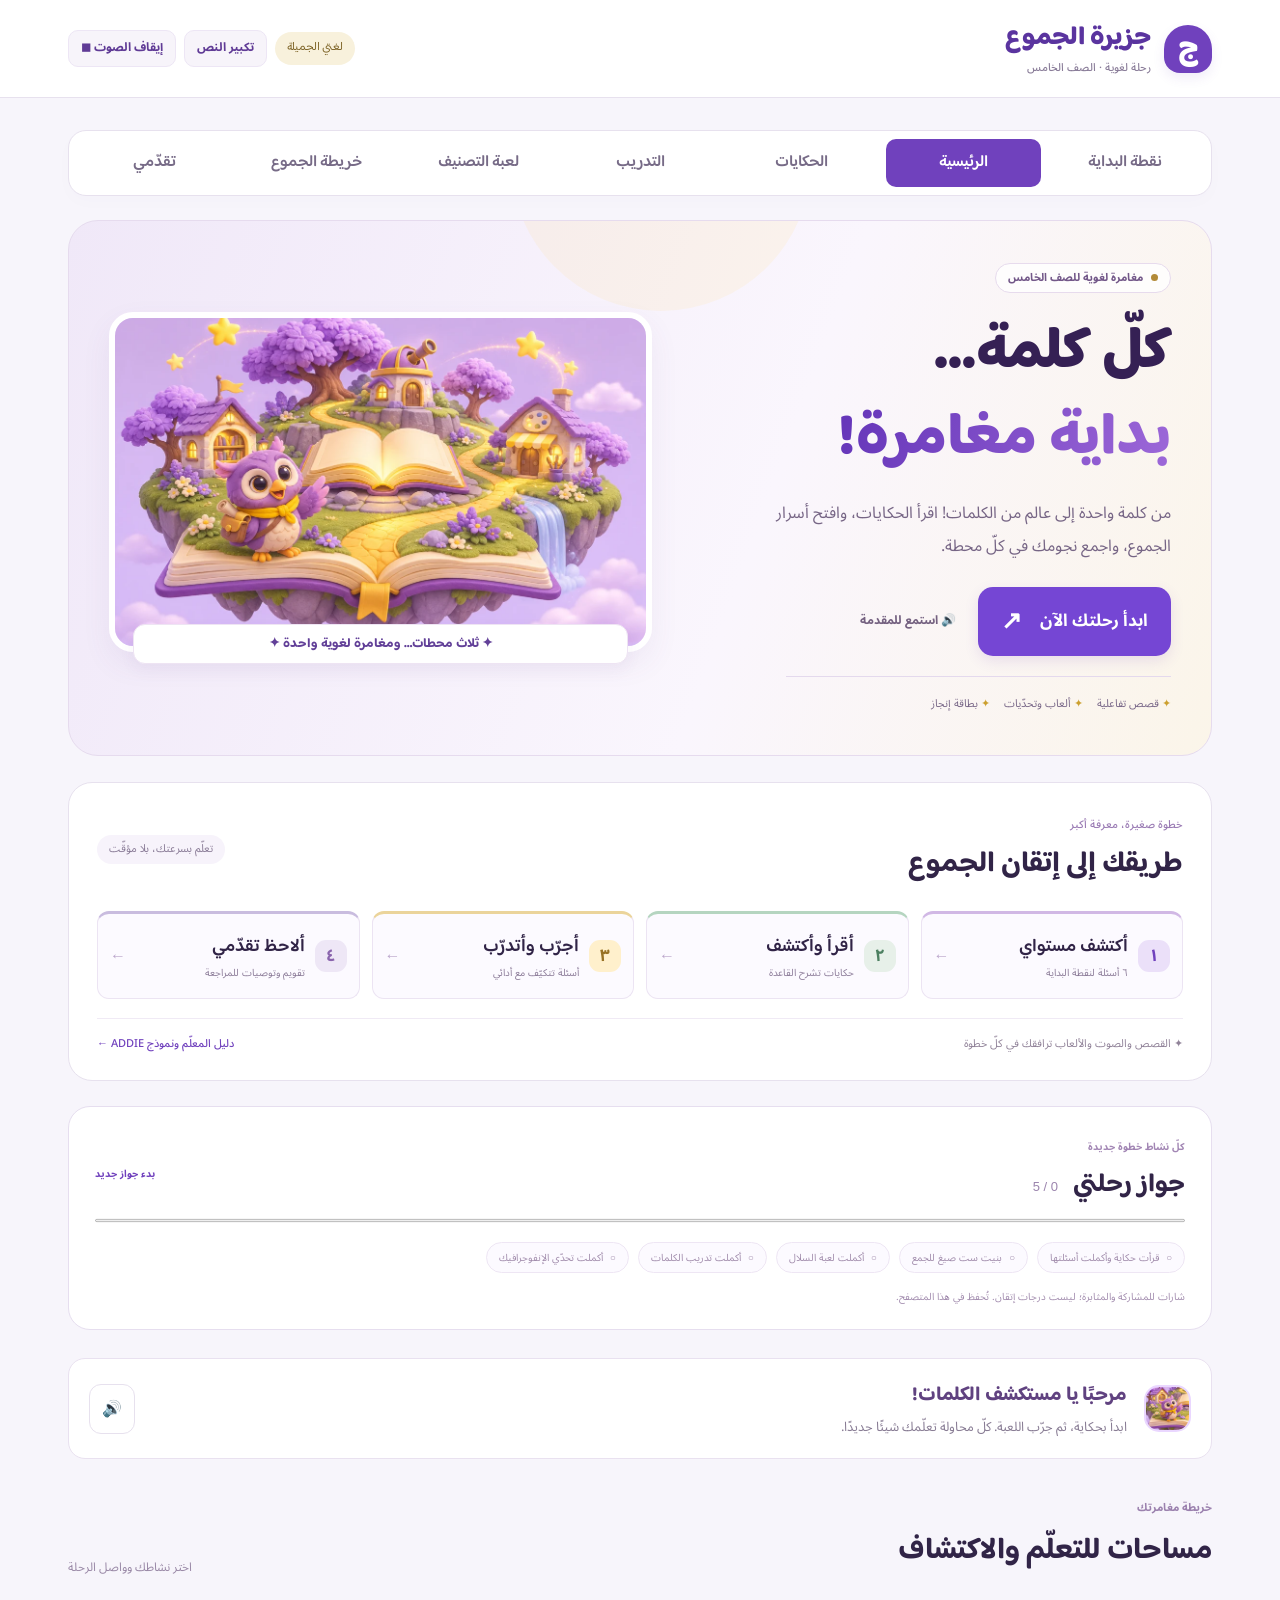
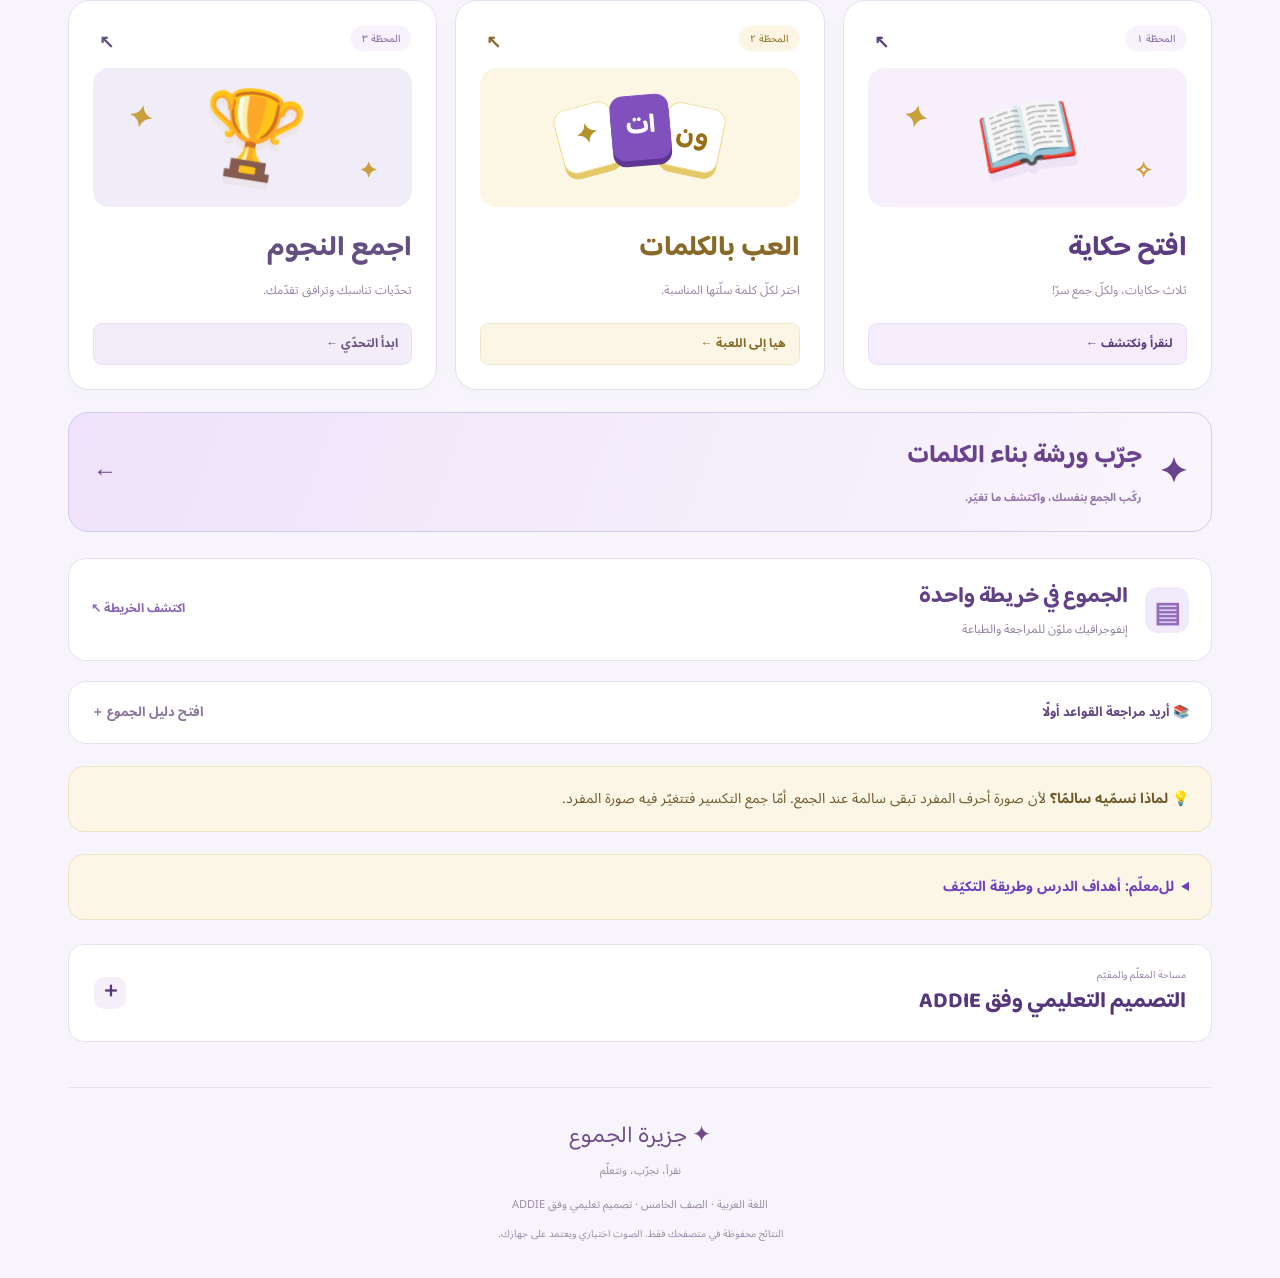
<file: plural-quest/index.html>
<!doctype html><html lang="ar" dir="rtl"><meta charset="utf-8"><meta name="viewport" content="width=device-width,initial-scale=1"><title>جزيرة الجموع — الصف الخامس</title><style>
:root{--ink:#173c39;--green:#176c58;--cream:#faf8ef;--muted:#526b65}*{box-sizing:border-box}body{margin:0;background:var(--cream);color:var(--ink);font-family:Tahoma,Arial,sans-serif;line-height:1.9}button,a{font:inherit}button{cursor:pointer;border:0;border-radius:14px;padding:10px 20px;background:var(--green);color:white;font-weight:bold}button:hover{filter:brightness(.93)}button:focus-visible,a:focus-visible{outline:3px solid #dc8537;outline-offset:4px}button:disabled{cursor:default;opacity:.7}.light{background:#e9eee5;color:var(--ink)}header{border-bottom:1px solid #dce2d5;background:#fffdf6}header>div{max-width:1150px;margin:auto;display:flex;align-items:center;justify-content:space-between;padding:18px 24px}.brand{font-weight:900;font-size:23px}.tag{font-size:12px;letter-spacing:1px;color:var(--muted)}main{max-width:1150px;margin:auto;padding:30px 24px}nav{display:flex;gap:9px;flex-wrap:wrap;margin:12px 0 30px}nav button{background:transparent;color:var(--muted);padding:8px 19px}nav button.active{background:#173c39;color:white}.hero{display:grid;grid-template-columns:1.1fr 1fr;gap:40px;align-items:center;padding:25px 0 40px}.eyebrow{color:#946027;font-size:14px;font-weight:bold}h1{font-size:clamp(38px,5vw,64px);line-height:1.35;margin:12px 0 18px;letter-spacing:-1px}h1 span{color:var(--green)}.lead{max-width:490px;color:var(--muted);font-size:18px}.hero-art{position:relative;min-height:340px;border-radius:46% 45% 38% 40%;background:#e4ebd9;display:grid;place-content:center;text-align:center;overflow:hidden}.sun{position:absolute;top:25px;left:40px;width:62px;height:62px;border-radius:50%;background:#ebbf64}.book{font-size:100px;line-height:1.2}.float{position:absolute;border:2px solid #fff;background:#fffdf4;padding:5px 18px;border-radius:16px;box-shadow:0 8px 0 #183c3910;font-size:22px;font-weight:bold}.f1{top:65px;right:25px;transform:rotate(7deg)}.f2{bottom:50px;left:20px;transform:rotate(-7deg)}.f3{bottom:15px;right:50px}.section-title{display:flex;justify-content:space-between;align-items:center;margin:25px 0 15px}.section-title h2{margin:0;font-size:25px}.cards{display:grid;grid-template-columns:repeat(3,1fr);gap:18px}.card{background:white;border:1px solid #dfe5d9;border-radius:22px;padding:25px;position:relative;overflow:hidden}.card .num{color:#71867b;font-size:13px}.card h3{margin:12px 0 7px;font-size:22px}.card p{color:var(--muted)}.symbol{font-size:31px;display:inline-flex;width:60px;height:60px;align-items:center;justify-content:center;border-radius:19px;background:#eaf1e7}.card:nth-child(2) .symbol{background:#fae9df}.card:nth-child(3) .symbol{background:#ece9f8}.example{font-size:23px;font-weight:bold;padding:14px;background:#f7f8f1;border-radius:12px;margin:14px 0}.example b{color:#176c58}.textbtn{padding:0;background:transparent;color:var(--green);font-size:15px}.note{background:#f0ebd9;border-radius:15px;padding:16px 22px;margin-top:22px}.hidden{display:none!important}.panel{background:white;border:1px solid #dee5d9;border-radius:25px;padding:30px;margin:15px auto;max-width:820px}.question{font-size:30px;margin:25px 0}.options{display:grid;gap:12px;grid-template-columns:repeat(3,1fr)}.options button{background:#f6f7f0;border:2px solid #dce4d6;color:var(--ink);padding:18px 8px}.options .yes{border-color:#19805d;background:#e6f5e9}.options .no{border-color:#b35a37;background:#fff0e7}.feedback{min-height:65px;padding:15px 0;font-size:18px}.progress{height:8px;border-radius:20px;background:#e9eee4;overflow:hidden}.progress i{display:block;background:#d7a54b;height:100%;width:0;transition:width .3s}.stats{display:flex;justify-content:space-between;gap:12px;color:var(--muted);font-size:14px}.info-head{text-align:center;padding:30px;background:#173c39;color:white;border-radius:23px;margin-bottom:20px}.info-head h2{font-size:36px;margin:5px}.rule{border-right:4px solid #c09e52;padding-right:14px;margin-top:17px}.footer{text-align:center;font-size:13px;color:var(--muted);padding:40px 10px}.tools{display:flex;gap:10px;align-items:center;flex-wrap:wrap}.large{font-size:120%}details summary{cursor:pointer;color:var(--green);font-weight:bold}.badge{display:inline-block;background:#fff0c9;padding:3px 14px;border-radius:30px;font-size:14px} @media(max-width:720px){.hero{grid-template-columns:1fr;gap:20px}.hero-art{min-height:260px}.cards,.options{grid-template-columns:1fr}header>div{gap:10px;flex-wrap:wrap}.panel{padding:20px}.hero{padding-top:0}.cards .card{padding:22px}h1{font-size:42px}}@media print{header,nav,.no-print,.footer{display:none!important}body{background:white}main{padding:0}#learn,#play{display:none!important}#info{display:block!important}.cards{grid-template-columns:repeat(3,1fr)}.card{padding:15px;break-inside:avoid}.info-head{print-color-adjust:exact}.card p{font-size:15px}}
</style><header><div><div class="brand">✦ جزيرة الجموع <span class="tag">/ لغتي الجميلة</span></div><div class="tools"><span class="badge">الصف الخامس</span><button class="light" id="font" aria-pressed="false">تكبير النص</button><button class="light" id="stop">إيقاف الصوت ◼</button></div></div></header><main><nav aria-label="أقسام الدرس"><button class="active" data-view="learn">١ · اكتشف</button><button data-view="stories">٢ · حكايات الجموع</button><button data-view="play">٣ · العب وتعلّم</button><button data-view="game">٤ · صنّف الكلمات</button><button data-view="info">٥ · الإنفوجرافيك</button></nav>
<section id="learn"><div class="hero"><div><div class="eyebrow"><span class="live-dot"></span> مغامرة لغوية للصف الخامس</div><h1>كلّ كلمة…<br><span>بداية مغامرة!</span></h1><p class="lead">من كلمة واحدة إلى عالم من الكلمات! اقرأ الحكايات، وافتح أسرار الجموع، واجمع نجومك في كلّ محطة.</p><div class="tools"><button id="start">ابدأ رحلتك الآن <span aria-hidden="true">↗</span></button><button class="light" id="readIntro">🔊 استمع للمقدمة</button></div><div class="hero-perks"><span>✦ قصص تفاعلية</span><span>✦ ألعاب وتحدّيات</span><span>✦ بطاقة إنجاز</span></div></div><div class="hero-art"><img src="assets/adventure.webp" width="1100" height="733" alt="جزيرة الجموع الخيالية: بومة مرشدة وكتاب كبير وبيوت تعليمية يربطها مسار ذهبي" fetchpriority="high"><div class="scene-caption">✦ ثلاث محطات… ومغامرة لغوية واحدة ✦</div></div></div><div class="guide-strip"><div class="guide-avatar" aria-hidden="true"></div><div><strong>مرحبًا يا مستكشف الكلمات!</strong><p>ابدأ بحكاية، ثم جرّب اللعبة. كلّ محاولة تعلّمك شيئًا جديدًا.</p></div><button class="light" id="guideListen" aria-label="استمع إلى رسالة الترحيب">🔊</button></div><div class="section-title journey-title"><div><span class="eyebrow">خريطة مغامرتك</span><h2>أيّ باب ستفتح اليوم؟</h2></div><span class="journey-hint">اختر محطّة وانطلق ↙</span></div><div class="quest-grid"><button class="quest-card quest-story" data-go="stories"><div class="quest-top"><span class="quest-step">المحطّة ١</span><span class="quest-arrow">↖</span></div><div class="quest-illustration" aria-hidden="true"><span class="mini-book">📖</span><i class="spark s1">✦</i><i class="spark s2">✧</i></div><h3>افتح حكاية</h3><p>ثلاث حكايات، ولكلّ جمع سرّ!</p><span class="quest-link">لنقرأ ونكتشف ←</span></button><button class="quest-card quest-game" data-go="game"><div class="quest-top"><span class="quest-step">المحطّة ٢</span><span class="quest-arrow">↖</span></div><div class="quest-illustration" aria-hidden="true"><div class="tile t1">ون</div><div class="tile t2">ات</div><div class="tile t3">✦</div></div><h3>العب بالكلمات</h3><p>اختر لكلّ كلمة سلّتها المناسبة.</p><span class="quest-link">هيا إلى اللعبة ←</span></button><button class="quest-card quest-challenge" data-go="play"><div class="quest-top"><span class="quest-step">المحطّة ٣</span><span class="quest-arrow">↖</span></div><div class="quest-illustration" aria-hidden="true"><span class="mini-trophy">🏆</span><i class="spark s1">✦</i><i class="spark s2">✦</i></div><h3>اجمع النجوم</h3><p>تحدّيات تناسبك وترافق تقدّمك.</p><span class="quest-link">ابدأ التحدّي ←</span></button></div><button class="map-banner" data-go="info"><span class="map-icon" aria-hidden="true">▤</span><span><strong>الجموع في خريطة واحدة</strong><small>إنفوجرافيك ملوّن للمراجعة والطباعة</small></span><span class="map-end">اكتشف الخريطة ↖</span></button><details class="rules-drawer"><summary><span>📚 أريد مراجعة القواعد أولًا</span><span>افتح دليل الجموع ＋</span></summary><div id="lessonCards" class="cards"></div></details><div class="note">💡 <strong>لماذا نسمّيه سالمًا؟</strong> لأن صورة أحرف المفرد تبقى سالمة عند الجمع. أمّا جمع التكسير فتتغيّر فيه صورة المفرد.</div><details class="note"><summary>لل‌معلّم: أهداف الدرس وطريقة التكيّف</summary><p>يميّز الطالب أنواع الجموع، ويحوّل المفرد إلى جمع مناسب، ويختار الصيغة الملائمة في جملة. تبدأ الجولة بالتصنيف؛ بعد إجابتين صحيحتين متتاليتين تظهر أسئلة تطبيقية. عند الخطأ يظهر تفسير، ثم تدريب داعم من النوع نفسه. يتبع ذلك تحدٍّ من ثلاثة أسئلة. يُحفظ آخر إنجاز على هذا المتصفح فقط.</p></details></section>
<section id="stories" class="hidden"><div class="story-heading"><span class="eyebrow">نقرأ، نتخيّل، ثم نكتشف</span><h2>لكلّ جمع حكاية</h2><p>اختر حكايتك، واضغط الكلمات الملوّنة لتكتشف سرّها.</p></div><div id="storyTabs" class="story-tabs"></div><div id="storyContent"></div></section><section id="play" class="hidden"><div class="section-title"><h2>مختبر الكلمات</h2><span class="badge" id="level">مستكشف</span></div><div class="panel"><div class="stats"><span id="counter"></span><span id="score"></span></div><div class="progress"><i id="bar"></i></div><div id="quiz"><p class="tag" id="instruction"></p><h2 class="question" id="question"></h2><button class="light" id="speakQ">🔊 اقرأ السؤال</button><div class="options" id="options" style="margin-top:20px"></div><div id="feedback" class="feedback" aria-live="polite"></div><button id="next" class="hidden">تابع ←</button></div><div id="result" class="hidden"></div></div><p style="text-align:center;color:var(--muted)">لا يوجد مؤقّت؛ خذ وقتك في التفكير 🌱</p></section>
<section id="game" class="hidden"><div class="story-heading"><span class="eyebrow">لعبة سلال الكلمات</span><h2>لكلّ كلمة سلّتها!</h2><p>اقرأ الكلمة ثم اختر نوع الجمع. جرّب حتى تصل إلى الإجابة الصحيحة.</p></div><div class="panel"><div class="stats"><span id="gameCount"></span><span id="gamePoints"></span></div><div class="progress"><i id="gameBar"></i></div><div id="gameBody"></div></div></section><section id="info" class="hidden"><div class="tools no-print" style="justify-content:space-between;margin-bottom:20px"><p>خريطة الدرس في صفحة واحدة</p><button onclick="window.print()">طباعة / حفظ PDF ↓</button></div><div class="info-head"><div>لغتي الجميلة · الصف الخامس</div><h2>الجموع في خريطة واحدة</h2><p>الجمع: ما دلّ على ثلاثة فأكثر</p></div><div id="infoCards" class="cards"></div><div class="note"><strong>مفتاح التمييز 🔑</strong><br>ارجع إلى المفرد أولًا: هل بقيت صورته مع زيادة ون / ين أو ات؟ أم تغيّرت صورته؟<br><strong>انتبه:</strong> النهاية وحدها لا تكفي؛ «أبيات» جمع تكسير، ومفردها «بيت».</div><div class="note">جمع المذكر السالم: نونه مفتوحة، مثل «المعلّمونَ، المعلّمينَ».<br>جمع المؤنث السالم: تُحذف التاء المربوطة من المفرد قبل إضافة «ات»: مرابطة ← مرابطات.</div></section><div id="saved" class="tag" style="margin-top:25px"></div><div class="footer">مبني على الصفحة المرفقة · أمثلة وتدريبات إضافية لتثبيت التعلّم<br>الصوت اختياري ويعتمد على دعم جهازك للقراءة العربية.</div></main><link rel="stylesheet" href="theme.css?v=adventure3"><script src="app.js?v=purple2"></script><script src="stories.js?v=purple2"></script><script src="activities.js?v=poster2"></script><link rel="stylesheet" href="addie.css?v=1"><script src="addie-model.js?v=1"></script><script src="addie.js?v=1"></script><link rel="stylesheet" href="polish.css?v=1"><script src="polish.js?v=1"></script><link rel="stylesheet" href="infographic.css?v=1"><script src="infographic.js?v=1"></script><link rel="stylesheet" href="interactive.css?v=1"><script src="interactive.js?v=1"></script></html>
</file>
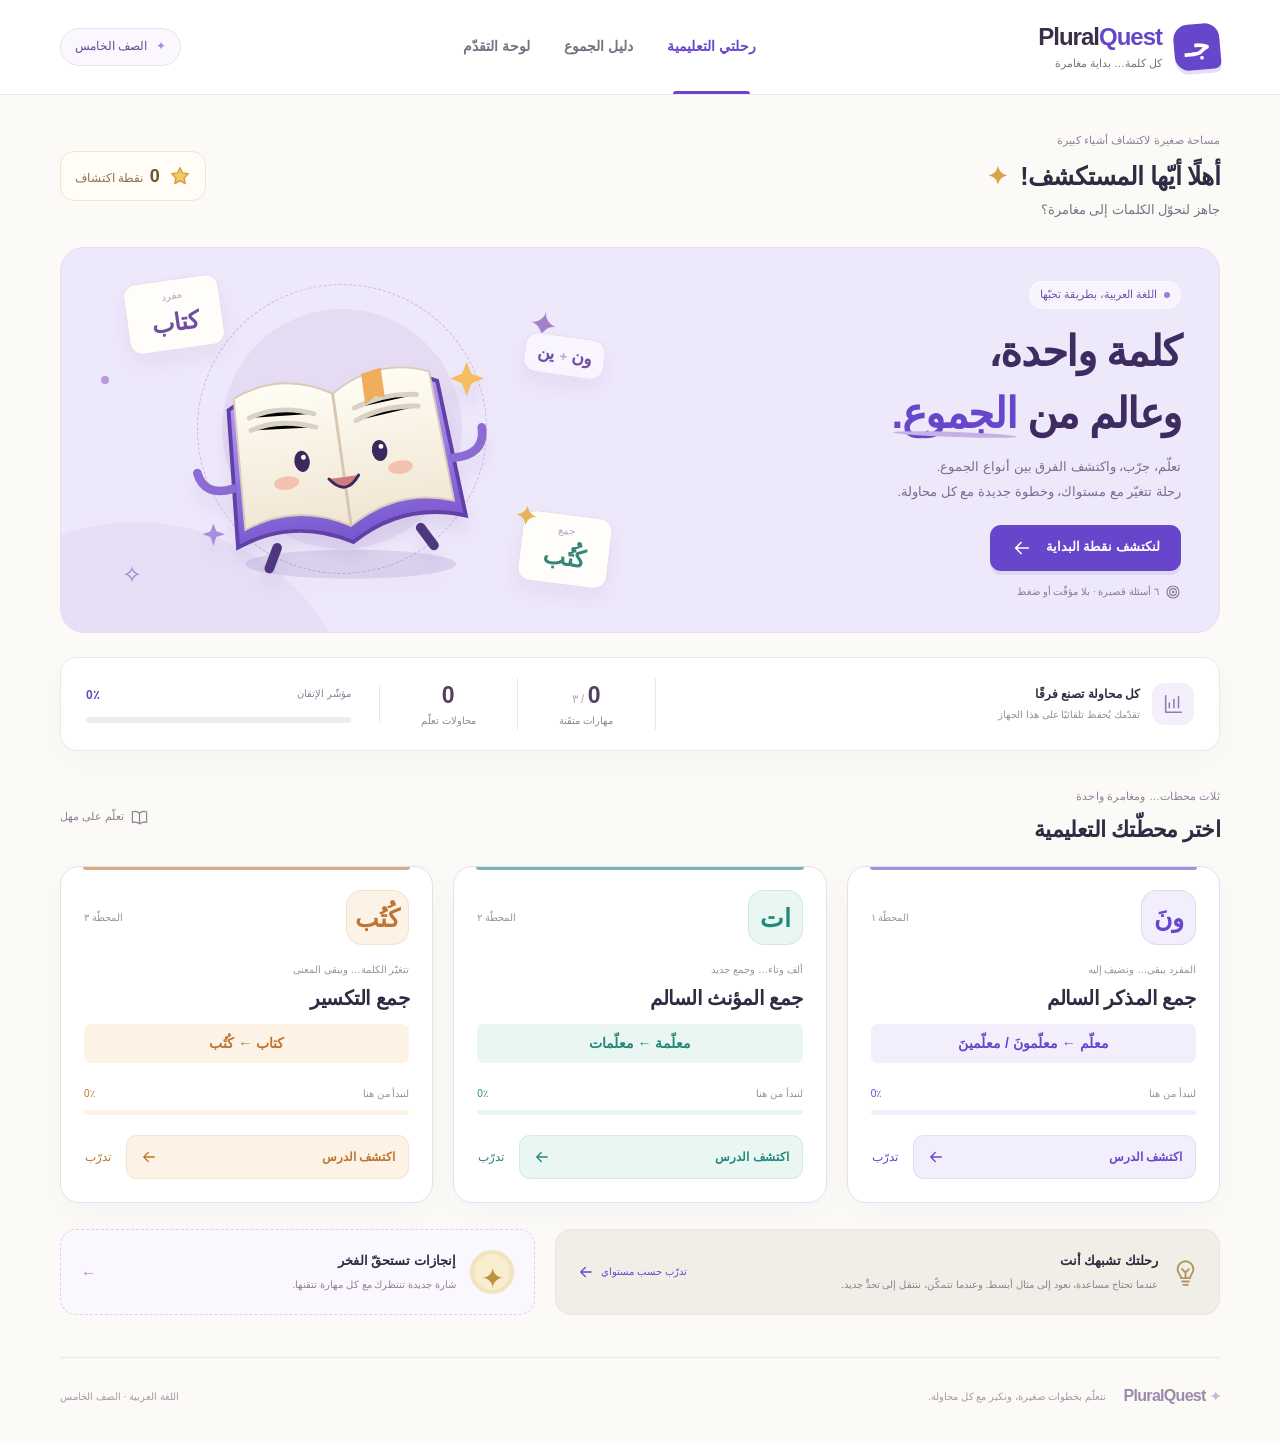
<file: index (3).html>
<!doctype html>
<html lang="ar" dir="rtl">
<head>
  <meta charset="UTF-8">
  <meta name="viewport" content="width=device-width, initial-scale=1">
  <meta name="theme-color" content="#6544ce">
  <meta name="description" content="رحلة تفاعلية تكيفية في عالم الجموع لطلاب الصف الخامس. تعلّم، جرّب، واكتشف تقدّمك.">
  <title>PluralQuest | مغامرة الجموع</title>
  <link rel="icon" href="[data-uri]" type="image/svg+xml">
  <style>
@font-face{font-family:LocalArabic;src:local('Noto Sans Arabic'),local('Noto Naskh Arabic'),local('Tahoma');font-display:swap}
:root{--ink:#302b43;--muted:#777282;--purple:#6846cc;--purple-dark:#5232aa;--lavender:#f0eafb;--teal:#22897b;--orange:#bc7630;--paper:#fbfaf7;--line:#eae7ee;--shadow:0 10px 35px #32224d07;--font:LocalArabic,'Segoe UI',Tahoma,Arial,sans-serif}
*{box-sizing:border-box}body{margin:0;background:var(--paper);color:var(--ink);font-family:var(--font);font-size:15px;line-height:1.8}button,a,input{ -webkit-tap-highlight-color:transparent}button{font:inherit;cursor:pointer}a{color:inherit;text-decoration:none}button:disabled{cursor:default;opacity:.5}button:disabled.correct-answer,button:disabled.wrong-answer{opacity:1}button:focus-visible,a:focus-visible{outline:3px solid #8b65db;outline-offset:4px}button:active:not(:disabled){transform:translateY(1px)}[hidden]{display:none!important}svg{flex-shrink:0;vertical-align:middle}h1,h2,h3,p{margin:0}h1,h2,h3{line-height:1.6}button{line-height:1.6}main:focus{outline:none}main{width:min(1160px,calc(100% - 80px));margin:0 auto;padding:36px 0 42px;min-height:75vh}.site-header{background:#fff;border-bottom:1px solid var(--line)}.header-inner{max-width:1240px;min-height:94px;margin:auto;padding:0 40px;display:flex;align-items:center;justify-content:space-between;gap:28px}.brand{display:flex;align-items:center;gap:12px}.brand-icon{display:flex;align-items:center;justify-content:center;width:46px;height:46px;transform:rotate(-5deg);border-radius:15px 15px 7px 15px;background:var(--purple);color:white;font-size:28px;font-weight:bold;box-shadow:0 4px 0 #e6ddfa}.brand b{display:block;font-family:'Segoe UI',Arial,sans-serif;font-size:24px;letter-spacing:-1px;line-height:1.4;color:#393047}.brand b span{color:var(--purple)}.brand small{display:block;color:var(--muted);font-size:11px}.header-inner nav{display:flex;align-self:stretch;gap:34px}.nav-link{display:flex;align-items:center;position:relative;font-weight:600;color:var(--muted);font-size:14px}.nav-link.active{color:var(--purple)}.nav-link.active:after{content:'';position:absolute;bottom:0;left:6px;right:6px;height:3px;background:var(--purple);border-radius:4px 4px 0 0}.grade-label{border:1px solid #e8e1f4;background:#faf7ff;border-radius:30px;padding:7px 14px;font-size:12px;white-space:nowrap;color:#684a91}.grade-label span{color:#ad89d9;margin-left:5px}.welcome-row{display:flex;align-items:center;justify-content:space-between;margin-bottom:26px}.eyebrow{font-size:11px;letter-spacing:.2px;color:#8b8397;display:block;margin-bottom:5px}.welcome-row h1{font-size:25px;font-weight:750;letter-spacing:-.7px}.wave{color:#d8a34f;font-size:25px;display:inline-block;margin-right:7px}.welcome-row p{color:var(--muted);margin-top:2px;font-size:13px}.points-pill{display:flex;align-items:center;gap:9px;padding:8px 14px;border:1px solid #eee6d3;background:#fffdf5;border-radius:14px;font-size:12px;color:#8f7547}.points-pill svg{fill:#f6c765;stroke:#d5a248}.points-pill b{font-size:18px;color:#6b542c;margin-left:3px}.hero{position:relative;display:grid;grid-template-columns:1.06fr 1fr;min-height:355px;overflow:hidden;background:#eee8fb;border:1px solid #e6ddf5;border-radius:24px;margin-bottom:24px}.hero:before{content:'';position:absolute;width:450px;height:450px;background:#e5dcf5aa;border-radius:50%;left:-150px;bottom:-340px}.hero-copy{padding:31px 38px;position:relative;z-index:1}.hero-tag{font-size:11px;display:inline-flex;align-items:center;gap:7px;color:#7154a6;border-radius:30px;background:#ffffff85;border:1px solid #ffffffa6;padding:3px 10px}.hero-tag>span{width:6px;height:6px;border-radius:50%;background:#a27ad7}.hero h2{font-size:42px;font-weight:800;line-height:1.48;letter-spacing:-1.4px;margin:12px 0 10px;color:#3e2c60}.hero h2 em{font-style:normal;color:var(--purple);position:relative;white-space:nowrap}.hero h2 em:after{content:'';position:absolute;height:5px;background:#c4b1e5;bottom:0;left:2px;right:0;border-radius:60%;transform:rotate(2deg)}.hero-copy>p{font-size:13px;line-height:1.9;color:#7b6b92;margin-bottom:20px}.button{display:inline-flex;align-items:center;justify-content:center;gap:13px;border:1px solid transparent;border-radius:11px;padding:11px 20px;font-size:13px;font-weight:700;min-height:44px;transition:background .15s,box-shadow .15s;white-space:normal}.primary{color:white;background:var(--purple);box-shadow:0 4px 0 #5132a318}.primary:hover:not(:disabled){background:var(--purple-dark);box-shadow:0 4px 12px #6846cc30}.outline{background:white;border-color:#ded7ea;color:#65567c}.outline:hover{background:#f6f2fd}.hero-footnote{font-size:10px;display:flex;align-items:center;gap:6px;color:#89799e;margin-top:12px}.hero-art{position:relative;min-height:355px;align-self:stretch;isolation:isolate}.book-mascot{width:360px;height:290px;position:absolute;left:calc(50% - 180px);top:58px;filter:drop-shadow(0 13px 8px #5a36941a)}.art-orbit{position:absolute;width:290px;height:290px;border:1px dashed #c7b6e4;border-radius:50%;top:36px;left:calc(50% - 145px);transform:rotate(-25deg)}.art-orbit:before{content:'';position:absolute;width:240px;height:240px;border-radius:50%;background:#e1d6f1aa;inset:24px;z-index:-1}.art-spark{position:absolute;color:#a283c9}.spark-one{font-size:36px;top:45px;right:65px;transform:rotate(12deg)}.spark-two{font-size:24px;bottom:36px;left:61px}.art-dot{position:absolute;top:128px;left:40px;border-radius:50%;width:8px;height:8px;background:#b79ad9}.floating-word{position:absolute;z-index:2;background:#fffdf9;border:1px solid #e7dcf4;box-shadow:0 10px 20px #5d3e8710;border-radius:13px;display:block;padding:8px 23px;color:#6f4fa2;text-align:center;font-weight:750;font-size:24px;line-height:1.55}.floating-word small{font-weight:400;font-size:10px;color:#b5a1c8;display:block}.word-one{top:31px;left:65px;transform:rotate(-8deg)}.word-two{bottom:47px;right:13px;transform:rotate(7deg);color:#388679}.word-two span{position:absolute;color:#e7b45e;left:-10px;top:-14px;font-size:26px}.word-three{top:88px;right:18px;padding:6px 12px;font-size:17px;transform:rotate(8deg);background:#f9f5ff}.word-three i{font-style:normal;color:#b7a2d2;font-size:13px}.overview{background:#fff;border:1px solid var(--line);border-radius:17px;display:flex;align-items:center;padding:20px 25px;margin-bottom:36px;gap:28px;box-shadow:var(--shadow)}.overview-title{display:flex;align-items:center;gap:12px;flex:1.35}.overview-icon{display:grid;place-items:center;background:#f4f0fb;color:#9477b9;border-radius:12px;width:42px;height:42px}.overview-title b{font-size:12px;display:block}.overview-title small{font-size:10px;color:#96909f;display:block}.overview-stat{display:flex;flex-direction:column;border-right:1px solid var(--line);padding-right:28px;text-align:center;min-width:110px}.overview-stat>b{font-size:23px;font-family:var(--font);line-height:1.5;color:#514063}.overview-stat b small{font-size:12px;color:#b5aabd;font-weight:400}.overview-stat>span{font-size:10px;color:#8e8697}.overall-progress{min-width:168px;flex:.7;border-right:1px solid var(--line);padding-right:28px}.overall-progress>div:first-child{display:flex;justify-content:space-between;font-size:10px;margin-bottom:10px;color:#8c8198}.overall-progress b{color:var(--purple);font-size:12px}.progress-track{height:6px;border-radius:8px;background:#eeeaf4;overflow:hidden}.progress-track>span{display:block;height:100%;background:var(--purple);border-radius:8px;transition:width .3s}.section-heading{display:flex;align-items:center;justify-content:space-between;gap:15px;margin-bottom:19px}.section-heading h2{font-size:22px;letter-spacing:-.6px}.soft-label{font-size:11px;color:#8b8494;display:flex;align-items:center;gap:7px}.station-grid{display:grid;grid-template-columns:repeat(3,1fr);gap:20px}.station-card{--accent:var(--purple);--tint:#f3eefb;background:white;border:1px solid #e6dfef;box-shadow:var(--shadow);border-radius:19px;padding:23px;position:relative;overflow:hidden;transition:transform .2s,box-shadow .2s}.station-card:hover{transform:translateY(-3px);box-shadow:0 12px 30px #32224d0c}.station-card:before{content:'';position:absolute;top:0;right:22px;left:22px;height:3px;background:var(--accent);border-radius:0 0 8px 8px;opacity:.6}.teal{--accent:var(--teal);--tint:#eaf6f2}.orange{--accent:var(--orange);--tint:#fcf2e6}.purple{--accent:var(--purple);--tint:#f3eefb}.card-top{display:flex;align-items:center;justify-content:space-between;margin-bottom:16px}.station-symbol{display:inline-flex;align-items:center;justify-content:center;min-width:55px;height:55px;padding:0 8px;background:var(--tint,#f3eefb);color:var(--accent,var(--purple));border:1px solid color-mix(in srgb,var(--accent,var(--purple)) 13%,transparent);border-radius:16px;font-size:25px;font-weight:bold;line-height:1.2}.station-number{font-size:10px;color:#9b929e}.card-subtitle{font-size:10px;color:#9a92a0;display:block;margin-bottom:3px}.station-card h3{font-size:20px;font-weight:750;letter-spacing:-.5px}.formula{margin-top:10px;margin-bottom:22px;font-size:14px;font-weight:600;color:var(--accent);background:var(--tint);border-radius:7px;padding:7px 9px;text-align:center}.card-progress-label{display:flex;justify-content:space-between;font-size:10px;margin-bottom:7px;color:#9a92a0}.card-progress-label b{color:var(--accent);font-weight:500}.station-card .progress-track{height:5px;background:var(--tint)}.station-card .progress-track>span{background:var(--accent)}.card-actions{display:flex;align-items:center;gap:14px;margin-top:20px}.station-button{background:var(--tint,#f3eefb);color:var(--accent,var(--purple));border-color:color-mix(in srgb,var(--accent,var(--purple)) 10%,transparent);flex:1;padding:9px 13px;font-size:12px;justify-content:space-between}.station-button:hover{filter:brightness(.97)}.practice-link,.text-button{background:none;border:0;padding:8px 1px;color:var(--purple);font-size:12px;display:inline-flex;align-items:center;justify-content:center;gap:6px;min-height:40px}.practice-link{color:var(--accent)}.practice-link:hover,.text-button:hover{text-decoration:underline}.bottom-grid{display:grid;grid-template-columns:1.4fr 1fr;gap:20px;margin-top:26px}.adaptive-note{display:flex;align-items:center;gap:14px;background:#f1eee7;border:1px solid #eae4da;border-radius:16px;padding:20px}.note-icon{color:#ae9665;display:flex;align-items:center}.adaptive-note h3,.achievement-preview h3{font-size:13px}.adaptive-note p,.achievement-preview p{font-size:10px;color:#8c8390;margin-top:4px}.adaptive-note .text-button{font-size:10px;white-space:nowrap;margin-right:auto}.achievement-preview{display:flex;align-items:center;gap:14px;border:1px dashed #ddd1ec;border-radius:16px;padding:20px;background:#faf7fe}.achievement-preview>span:last-child{color:#a28cb9;margin-right:auto}.mini-medal{display:grid;place-items:center;width:44px;height:44px;border-radius:50%;background:#f8edcd;color:#bd9240;font-size:28px;border:4px solid #f1e3bd}footer{display:flex;align-items:center;gap:18px;border-top:1px solid var(--line);max-width:1160px;width:calc(100% - 80px);margin:auto;padding:24px 0 30px;font-size:10px;color:#a39aa9}footer>span{margin-right:auto}.footer-brand{font-size:16px;color:#9c8aac;font-weight:750;letter-spacing:-.7px;font-family:'Segoe UI',Arial,sans-serif}.footer-brand span{font-size:13px;color:#ccb4db;margin-left:4px}.page-heading{padding:12px 0 30px}.page-heading h1{font-size:33px;letter-spacing:-1px;margin-bottom:8px}.page-heading>p{color:var(--muted);font-size:14px;max-width:790px}.guide-grid{display:grid;grid-template-columns:repeat(3,1fr);gap:22px}.guide-card{padding:26px;background:#fff;border:1px solid var(--line);border-radius:20px;display:flex;flex-direction:column;align-items:flex-start;gap:15px}.guide-card h2{font-size:20px}.guide-card>p{font-size:13px;color:#766c83;line-height:2.1}.example-list{width:100%;background:var(--tint);padding:8px 14px;border-radius:12px;color:var(--accent)}.example-list>div{display:flex;justify-content:space-between;padding:9px 0;gap:8px}.example-list>div+div{border-top:1px solid #ffffffc4}.guide-card .guide-note{font-size:11px;color:#94869c}.guide-card>.button{width:100%;margin-top:auto;flex:initial}.comparison-note{display:flex;align-items:center;gap:18px;padding:25px 28px;background:#f1ebfa;border:1px solid #e6dcf4;border-radius:17px;margin-top:26px;color:#7f5ba6}.comparison-note>div{flex:1}.comparison-note h2{font-size:17px;color:#65497e}.comparison-note p{font-size:12px;line-height:2;margin-top:5px;color:#8c7a9c}.center-actions{display:flex;flex-wrap:wrap;align-items:center;justify-content:center;gap:12px;margin-top:26px}.report-stats{display:grid;grid-template-columns:repeat(4,1fr);gap:18px}.report-stats article{display:grid;grid-template-columns:40px 1fr;align-items:center;padding:22px;border-radius:16px;border:1px solid var(--line);background:white;gap:0 14px}.report-stats article>span{grid-row:span 2;display:grid;place-items:center;background:var(--lavender);color:var(--purple);width:40px;height:40px;border-radius:11px}.report-stats article>b{font-size:25px;line-height:1.5}.report-stats article>p{font-size:11px;color:var(--muted)}.report-panel{border:1px solid var(--line);border-radius:20px;padding:25px;background:white;margin-top:26px}.table-wrap{overflow-x:auto}table{border-collapse:collapse;width:100%;font-size:12px;text-align:right;white-space:nowrap}th,td{padding:16px 12px;border-bottom:1px solid #f0edf3}thead{color:#a195ab;background:#faf8fc}thead th{font-weight:500;font-size:11px}tbody th{font-weight:650}.table-dot{display:inline-block;width:7px;height:7px;background:var(--accent);border-radius:50%;margin-left:8px}.status-label{font-size:9px;background:#f5f0fc;color:#9277af;padding:4px 7px;border-radius:5px;margin-right:6px}.status-label.done{color:#338876;background:#ecf7f3}.report-explanation{font-size:11px;line-height:2;color:#9b8fa5;margin-top:18px;max-width:900px}.badge-section{margin-top:30px}.badge-section>h2{font-size:22px;margin-bottom:17px}.badge-grid{display:grid;grid-template-columns:repeat(3,1fr);gap:20px}.badge-card{display:flex;flex-direction:column;align-items:center;text-align:center;background:#f3f1ee;border:1px dashed #ddd8d2;border-radius:16px;padding:25px 18px}.badge-medal{font-size:36px;line-height:1.5;color:#b9b0a4;background:#e9e5df;border-radius:50%;width:60px;height:60px;display:grid;place-items:center;border:5px solid #e2ddd6;margin-bottom:13px}.badge-card h3{font-size:14px;color:#8b8191}.badge-card p{font-size:11px;color:#9b92a1;margin-top:7px}.badge-card.earned{background:#fffaf0;border:1px solid #edd8aa}.earned .badge-medal{color:#c29338;background:#f8e3a7;border-color:#edd087}.earned h3{color:#92723f}.report-tools{display:flex;align-items:center;gap:20px;margin-top:25px}.report-tools p{display:flex;align-items:center;gap:7px;font-size:11px;color:#a296ac;flex:1}.small{font-size:11px;padding:7px 12px;min-height:38px}.danger{color:#ad5a64}.danger-button{background:#ac4e60;color:white}.empty-state{padding:35px;border:1px dashed #d7c5e7;border-radius:18px;margin-top:25px;text-align:center;background:#faf6ff}.empty-state h2{font-size:19px}.empty-state p{color:var(--muted);font-size:12px;margin:10px 0 20px}
dialog{border:1px solid #e3dbed;border-radius:24px;padding:0;width:min(690px,calc(100vw - 28px));max-height:calc(100dvh - 40px);color:var(--ink);box-shadow:0 30px 90px #2b17433d;background:#fffdfb;overflow:hidden}dialog::backdrop{background:#241b3b80;backdrop-filter:blur(5px)}#activity-content{padding:24px 32px 30px;max-height:calc(100dvh - 42px);overflow-y:auto;overscroll-behavior:contain}.modal-top{display:flex;align-items:center;justify-content:space-between;margin-bottom:15px}.modal-top .eyebrow{margin:0}.icon-button{display:grid;place-items:center;width:38px;height:38px;padding:6px;background:transparent;border:1px solid #e6dfed;border-radius:10px;color:#9789a5;flex-shrink:0}.icon-button:hover{background:#f2edf7}.lesson-content{text-align:center}.lesson-content .station-symbol{width:70px;height:70px;font-size:32px;margin:10px 0}.lesson-content h2{font-size:29px;color:var(--accent);margin:7px 0 17px}.lesson-rule{text-align:right;font-size:16px;line-height:2.2;color:#6f627b}.lesson-examples{display:flex;gap:12px;margin:22px 0}.lesson-examples>div{display:flex;flex-direction:column;align-items:center;flex:1;gap:6px;border-radius:15px;padding:16px;background:var(--tint);color:var(--accent)}.lesson-examples>div>span:nth-child(2){transform:rotate(-90deg);color:#baabc6}.lesson-examples strong{font-size:19px}.lesson-tip{display:flex;align-items:flex-start;gap:12px;background:#f7f3eb;border:1px solid #eee6d7;border-radius:12px;padding:16px;color:#9c8057;text-align:right}.lesson-tip p{font-size:13px;line-height:2;color:#8c7b64}.lesson-actions{display:flex;justify-content:center;flex-wrap:wrap;gap:12px;margin-top:25px}#activity-title:focus{outline:none}.question-meta{display:flex;align-items:center;justify-content:space-between;font-size:11px;color:#9c8da7;margin:5px 0 12px}.level-pill{background:#f0eafa;color:#967bb4;padding:3px 10px;border-radius:20px}.question-progress{height:5px;margin-bottom:26px}.question-kind{font-size:11px;color:#9673bd;background:#f5effc;border-radius:6px;padding:3px 8px;display:inline-block;margin-bottom:10px}.question-content h2{font-size:24px;line-height:1.9;margin-bottom:23px}.answer-options{display:flex;flex-direction:column;gap:11px;margin:18px 0}.answer-option{display:flex;align-items:center;text-align:right;gap:13px;background:white;border:1px solid #e5dfea;padding:13px 17px;border-radius:13px;color:#5b4c6c;min-height:62px;transition:border-color .15s,background .15s;font-size:16px;line-height:1.9}.answer-option:hover:not(:disabled){background:#faf6ff;border-color:#bea8dd}.option-marker{display:grid;place-items:center;flex-shrink:0;width:30px;height:30px;background:#f4f0f7;border-radius:8px;font-size:12px;color:#b29fc1}.option-check{margin-right:auto;opacity:0;color:var(--purple)}.answer-option.selected{background:#f4eefc;border-color:var(--purple);box-shadow:0 0 0 1px var(--purple)}.selected .option-check{opacity:1}.selected .option-marker{color:white;background:var(--purple)}.answer-option.correct-answer{background:#eff9f2;border-color:#5ba87c;color:#3c8158;box-shadow:none}.answer-option.correct-answer .option-check{opacity:1;color:#39824f}.answer-option.wrong-answer{background:#fff3f1;border-color:#d6a49b;box-shadow:none}.wrong-answer .option-check{opacity:0}.drag-token{background:#ede5fb;color:#6c4d96;border:1px dashed #bfa8dd;border-radius:10px;padding:10px 26px;font-size:25px;text-align:center;font-weight:700;cursor:grab;width:max-content;margin:10px auto 18px}.drag-token:active{cursor:grabbing}.drag-instruction{font-size:12px;color:#9b8ba8}.sort-options{flex-direction:row}.sort-options .answer-option{flex:1;flex-direction:column;justify-content:center;text-align:center;position:relative;gap:8px;padding:14px 10px;font-size:14px;min-height:117px}.sort-options .option-check{position:absolute;left:10px;top:5px}.sort-options .option-marker{display:none}.answer-option.drag-over{background:#e8def8;border:2px dashed var(--purple)}.question-actions{display:flex;align-items:center;gap:16px;margin-top:23px}.question-actions>.text-button{font-size:11px;margin-right:auto}.question-actions>.audio-button{margin-right:auto}.question-actions>.text-button+.audio-button{margin-right:0}.question-reassurance{text-align:center;font-size:10px;color:#b3a5bd;margin-top:17px}.hint-box{padding:13px 16px;border-radius:12px;background:#fff8e8;border:1px solid #efe1bf;color:#9b814d;font-size:13px;margin:16px 0}.hint-box b{font-size:13px;color:#8d7136}.hint-box p{margin-top:5px;line-height:2}.hint-box small{font-size:10px;display:block;margin-top:5px;color:#ab9464}.feedback{border-radius:12px;padding:15px 18px;font-size:13px;line-height:2;margin-top:18px}.feedback b{font-size:14px;display:block;margin-bottom:4px}.feedback.positive{background:#eff8f1;color:#4a835d;border:1px solid #d6eadb}.feedback.retry{background:#fff6e9;color:#a08048;border:1px solid #f0dfbf}.support-box{border-radius:12px;background:#f5effb;padding:14px 17px;font-size:12px;line-height:2;color:#8c74a4;margin-bottom:20px}.support-box b{display:block;color:#77539c;margin-bottom:3px}.session-summary{text-align:center}.summary-medal{display:grid;place-items:center;width:90px;height:90px;border-radius:50%;background:#f7e7ba;color:#c49b4e;border:8px solid #f0d99e;font-size:55px;line-height:1;margin:8px auto 18px;box-shadow:0 0 0 8px #fcf5e5}.session-summary h2{font-size:28px;margin-bottom:12px}.session-summary>p{font-size:13px;line-height:2;color:#95829f}.summary-numbers{display:flex;gap:20px;justify-content:center;margin:25px 0}.summary-numbers>div{background:#f3eefb;border-radius:14px;min-width:160px;padding:17px;color:#8366a7}.summary-numbers b{display:block;font-size:29px;color:#7753a4}.summary-numbers span{font-size:11px}.summary-skills{text-align:right;margin:15px 0;border:1px solid #eae2f0;border-radius:12px;overflow:hidden}.summary-skills>div{display:flex;justify-content:space-between;padding:12px 17px;font-size:12px;color:#9782aa}.summary-skills>div+div{border-top:1px solid #eee6f3}.summary-skills b{color:#755495}.summary-recommendation{text-align:right;padding:16px 19px;background:#faf6ef;border-radius:12px}.summary-recommendation b{font-size:13px;color:#91734a}.summary-recommendation p{font-size:11px;color:#a78e6e;margin-top:5px}.reset-content{padding:15px 0}.reset-content h2{font-size:23px}.reset-content>p{font-size:14px;color:#95829f;line-height:2;margin-top:15px}#toast{position:fixed;bottom:24px;left:50%;transform:translate(-50%,20px);max-width:min(540px,calc(100% - 32px));border-radius:13px;padding:13px 23px;background:#463257;color:#fff;box-shadow:0 8px 40px #35204533;font-size:13px;line-height:1.9;z-index:20;opacity:0;pointer-events:none;transition:opacity .2s,transform .2s}#toast.show{opacity:1;transform:translate(-50%,0)}.skip-link{position:fixed;top:-100px;right:20px;z-index:30;padding:10px 20px;background:var(--purple);color:white;border-radius:0 0 10px 10px}.skip-link:focus{top:0}.sr-only{position:absolute;width:1px;height:1px;overflow:hidden;clip:rect(0,0,0,0);white-space:nowrap}
@media(min-width:1400px){main{padding-top:44px}.hero{min-height:378px}.hero h2{font-size:46px}.hero-copy{padding-top:35px}.hero-art{min-height:378px}.book-mascot{top:67px}}
@media(max-width:1050px){main{width:calc(100% - 48px)}.header-inner{padding:0 24px;gap:20px}.header-inner nav{gap:23px}.brand b{font-size:21px}.grade-label{font-size:10px;padding:5px 9px}.hero-copy{padding:28px}.hero h2{font-size:37px}.hero-copy>p{font-size:12px}.floating-word.word-three{right:0}.spark-one{right:37px}.book-mascot{width:320px;left:calc(50% - 160px)}.word-one{left:28px}.word-two{right:0}.overview{gap:20px;padding:18px}.overview-stat{padding-right:18px;min-width:90px}.overview-title{gap:9px}.overall-progress{padding-right:18px;min-width:140px}.station-grid{gap:15px}.station-card{padding:20px 16px}.station-card h3{font-size:18px}.formula{font-size:12px}.adaptive-note{flex-wrap:wrap;gap:11px;padding:17px}.adaptive-note>div{flex:1}.adaptive-note .text-button{padding:0;margin-right:38px;min-height:25px}.achievement-preview{padding:17px;gap:10px}footer{width:calc(100% - 48px)}.guide-card{padding:20px}.guide-card h2{font-size:18px}.report-stats article{padding:17px;gap:0 10px}.report-stats article>b{font-size:22px}}
@media(max-width:800px){.header-inner{flex-wrap:wrap;min-height:100px;padding-top:15px;gap:5px 15px}.brand{gap:8px}.brand-icon{width:36px;height:36px;font-size:23px;border-radius:12px 12px 5px 12px}.brand b{font-size:21px}.brand small{font-size:9px}.header-inner nav{order:3;width:100%;justify-content:center;gap:40px;min-height:49px}.nav-link{font-size:12px}.grade-label{margin-right:auto}.welcome-row h1{font-size:23px}.hero{min-height:340px;grid-template-columns:1.1fr 1fr}.hero h2{font-size:33px}.hero-copy{padding:24px}.hero-tag{font-size:9px}.hero-copy>p{font-size:11px}.hero-art{min-height:340px}.book-mascot{width:290px;left:calc(50% - 145px);top:65px}.art-orbit{width:240px;height:240px;left:calc(50% - 120px);top:52px}.art-orbit:before{width:200px;height:200px;inset:19px}.floating-word{font-size:21px;padding:6px 17px}.word-one{left:30px;top:47px}.word-two{bottom:51px;right:9px}.word-three{font-size:14px;top:100px;right:0}.spark-one{right:20px;top:25px;font-size:25px}.spark-two{left:20px}.hero-footnote{font-size:9px}.overview{flex-wrap:wrap;gap:20px 0}.overview-title{flex:1;min-width:50%}.overview-stat{border:0;padding:0;min-width:23%}.overall-progress{flex-basis:100%;padding:0;border:0;display:flex;align-items:center;gap:16px}.overall-progress>div:first-child{min-width:120px;margin:0}.overall-progress>.progress-track{flex:1}.station-grid{grid-template-columns:1fr}.station-card{display:grid;grid-template-columns:1fr 1fr;padding:22px;gap:0 25px}.card-top{grid-row:span 3;grid-column:2;justify-content:flex-end;align-items:flex-start;gap:15px;flex-direction:row-reverse;margin:0}.station-symbol{width:65px;height:65px;font-size:30px}.station-number{margin-top:23px}.card-subtitle{grid-column:1}.station-card h3{grid-column:1;font-size:22px}.formula{grid-column:1;font-size:14px;margin:9px 0 18px;padding:5px 8px}.card-progress-label{grid-column:2;grid-row:4}.station-card>.progress-track{grid-column:2;grid-row:5;margin-top:0}.card-actions{grid-column:1;grid-row:4 / 6;margin:0;gap:15px}.bottom-grid{grid-template-columns:1fr 1fr}.adaptive-note{display:block}.note-icon{float:right;margin-left:10px;margin-top:3px}.adaptive-note .text-button{margin:10px 0 0}.achievement-preview{align-items:flex-start}.mini-medal{flex-shrink:0}.achievement-preview>span:last-child{display:none}.guide-grid{grid-template-columns:1fr}.guide-card{display:grid;grid-template-columns:80px 1fr;gap:15px}.guide-card .station-symbol{grid-row:span 2}.guide-card h2{font-size:22px}.guide-card>p{font-size:14px}.guide-card .example-list,.guide-card .guide-note,.guide-card>.button{grid-column:1 / -1}.example-list{display:flex;justify-content:space-around;padding:10px;gap:20px}.example-list>div{gap:12px}.example-list>div+div{border:0}.report-stats{grid-template-columns:1fr 1fr}.report-stats article{padding:20px}.badge-grid{gap:12px}.badge-card{padding:20px 10px}.badge-card h3{font-size:11px}.badge-card p{font-size:10px}.report-tools{flex-wrap:wrap;gap:10px 20px}.report-tools p{flex-basis:100%}.comparison-note{flex-wrap:wrap;gap:12px;padding:22px}.comparison-note>.button{margin-right:38px}.report-panel{padding:20px}footer{gap:12px;flex-wrap:wrap}footer p{font-size:9px}footer>span{font-size:9px}}
@media(max-width:560px){main{width:calc(100% - 32px);padding-top:25px}.header-inner{padding:13px 16px 0}.header-inner nav{gap:29px}.nav-link{font-size:11px}.welcome-row{margin-bottom:22px;align-items:flex-start}.eyebrow{font-size:9px}.welcome-row h1{font-size:19px;letter-spacing:-.5px}.welcome-row p{font-size:11px}.wave{font-size:18px;margin-right:2px}.points-pill{padding:5px 9px;gap:5px;border-radius:10px;font-size:0}.points-pill b{font-size:17px;margin:0}.points-pill svg{width:17px;height:17px}.hero{display:flex;flex-direction:column;min-height:auto;border-radius:20px}.hero-copy{padding:25px 25px 0}.hero h2{font-size:38px;line-height:1.5;margin-top:14px}.hero h2 br{display:none}.hero-copy>p{font-size:12px;margin:12px 0 20px}.hero .button{font-size:12px;padding:11px 17px}.hero-footnote{font-size:10px;margin-top:13px}.hero-art{min-height:245px;margin-top:-2px;width:100%;max-width:370px;align-self:center}.book-mascot{width:285px;height:235px;top:9px;left:calc(50% - 142px)}.art-orbit{width:215px;height:215px;top:10px;left:calc(50% - 107px)}.art-orbit:before{width:180px;height:180px;inset:17px}.word-one{top:1px;left:40px;font-size:19px}.word-two{bottom:22px;right:28px;font-size:20px}.word-three{right:14px;top:38px}.spark-one{top:10px;right:70px}.spark-two{bottom:25px;left:40px}.art-dot{left:50px;top:100px}.overview{border-radius:15px;padding:16px;margin-bottom:28px;gap:17px 0}.overview-title{flex-basis:100%;gap:9px}.overview-icon{width:36px;height:36px}.overview-title b{font-size:12px}.overview-title small{font-size:10px}.overview-stat{min-width:50%;border-right:0;align-items:flex-start;text-align:right;padding:0 10px;position:relative}.overview-stat:before{content:'';position:absolute;right:0;height:34px;top:6px;width:2px;background:#e3daf1;border-radius:4px}.overview-stat>b{font-size:22px}.overall-progress{padding-top:13px;border-top:1px solid #f3eff7;gap:16px}.overall-progress>div:first-child{min-width:110px}.overall-progress>.progress-track{height:5px}.section-heading{align-items:flex-start}.section-heading h2{font-size:20px}.soft-label{font-size:9px;margin-top:20px;gap:4px}.soft-label svg{width:13px}.station-grid{gap:16px}.station-card{display:block;padding:22px}.card-top{flex-direction:row;align-items:center;justify-content:space-between;margin-bottom:12px}.station-number{margin:0;font-size:11px}.station-symbol{width:55px;height:55px;font-size:27px}.card-subtitle{font-size:11px}.station-card h3{font-size:23px}.formula{font-size:15px;padding:8px;margin:12px 0 20px}.card-progress-label{font-size:11px;margin-bottom:9px}.card-actions{margin-top:20px;gap:23px}.station-button{padding:10px 16px;font-size:12px}.bottom-grid{grid-template-columns:1fr;gap:14px;margin-top:20px}.adaptive-note{padding:20px}.adaptive-note h3,.achievement-preview h3{font-size:14px}.adaptive-note p,.achievement-preview p{font-size:11px;line-height:2}.adaptive-note .text-button{font-size:11px}.achievement-preview{padding:20px;align-items:center}.achievement-preview>span:last-child{display:block}.page-heading{padding-top:5px}.page-heading h1{font-size:28px}.page-heading>p{font-size:12px}.guide-card{grid-template-columns:60px 1fr;gap:12px;padding:21px}.guide-card .station-symbol{width:50px;height:50px;min-width:50px;font-size:24px}.guide-card h2{font-size:20px}.guide-card>p{font-size:13px;grid-column:1 / -1}.example-list{gap:9px;flex-wrap:wrap}.example-list>div{font-size:13px;gap:7px;padding:6px 0}.guide-card .guide-note{font-size:12px}.comparison-note{padding:20px;gap:12px;align-items:flex-start}.comparison-note h2{font-size:15px}.comparison-note p{font-size:11px}.comparison-note>svg{width:22px;margin-top:3px}.comparison-note .button{font-size:11px;margin-right:34px;padding:9px 14px}.center-actions{gap:10px}.center-actions .button{font-size:12px;padding:10px 14px}.report-stats{gap:12px}.report-stats article{padding:14px;grid-template-columns:30px 1fr;gap:0 10px;border-radius:13px}.report-stats article>span{width:30px;height:30px;border-radius:8px}.report-stats article>span svg{width:19px}.report-stats article>b{font-size:21px}.report-stats article>p{font-size:9px}.report-panel{padding:17px}.report-panel h2{font-size:20px}.report-panel .eyebrow{font-size:9px}.report-explanation{font-size:10px}.badge-grid{grid-template-columns:1fr}.badge-card{flex-direction:row;flex-wrap:wrap;gap:0 15px;text-align:right;padding:17px}.badge-medal{width:46px;height:46px;font-size:27px;float:right;margin:0;flex-shrink:0;grid-row:span 2}.badge-card{display:grid;grid-template-columns:46px 1fr}.badge-card h3{font-size:13px}.badge-card p{margin:0;font-size:10px}.report-tools{gap:8px 16px}.report-tools p{font-size:10px}.empty-state{padding:25px 17px}.empty-state h2{font-size:17px}footer{width:calc(100% - 32px);padding:20px 0;gap:8px 16px}footer p{order:3;width:100%}dialog{border-radius:19px;max-height:calc(100dvh - 24px)}#activity-content{padding:17px 20px 25px;max-height:calc(100dvh - 26px)}.modal-top{margin-bottom:10px}.modal-top .eyebrow{font-size:10px}.lesson-content h2{font-size:24px}.lesson-rule{font-size:14px;line-height:2.2}.lesson-examples{gap:8px}.lesson-examples>div{padding:11px 7px;font-size:12px;border-radius:11px}.lesson-examples strong{font-size:15px}.lesson-tip{padding:12px;gap:10px}.lesson-tip p{font-size:12px}.lesson-actions{gap:9px}.lesson-actions .button{font-size:12px;padding:11px 13px}.question-content h2{font-size:20px;margin-bottom:17px}.question-progress{margin-bottom:20px}.answer-option{font-size:14px;padding:12px;gap:10px}.option-marker{width:26px;height:26px;font-size:11px}.sort-options{gap:8px}.sort-options .answer-option{font-size:12px;padding:12px 6px;min-height:92px}.question-actions{gap:10px;flex-wrap:wrap}.question-actions>.button{font-size:12px;padding:11px 14px}.question-actions>.text-button{font-size:10px}.audio-button{width:34px;height:34px}.audio-button svg{width:19px}.question-reassurance{font-size:9px}.feedback{padding:12px;font-size:12px}.feedback b{font-size:13px}.session-summary h2{font-size:23px}.session-summary>p{font-size:12px}.summary-numbers{gap:12px;margin:20px 0}.summary-numbers>div{min-width:0;flex:1;padding:13px}.summary-numbers b{font-size:26px}.summary-numbers span{font-size:10px}.summary-skills>div{font-size:11px;padding:12px}.summary-recommendation{padding:13px}.summary-recommendation b{font-size:12px}.summary-recommendation p{font-size:10px}}
@media(prefers-reduced-motion:reduce){*,*:before,*:after{animation:none!important;scroll-behavior:auto!important;transition:none!important}.station-card:hover{transform:none}}

</style>
</head>
<body>
  <a class="skip-link" href="#main">انتقل إلى المحتوى</a>
  <header class="site-header">
    <div class="header-inner">
      <a href="#journey" class="brand" aria-label="PluralQuest — الصفحة الرئيسية"><span class="brand-icon" aria-hidden="true">جـ</span><span><b lang="en" dir="ltr">Plural<span>Quest</span></b><small>كل كلمة… بداية مغامرة</small></span></a>
      <nav aria-label="التنقل الرئيسي">
        <a href="#journey" data-nav="journey" class="nav-link active">رحلتي التعليمية</a>
        <a href="#guide" data-nav="guide" class="nav-link">دليل الجموع</a>
        <a href="#report" data-nav="report" class="nav-link">لوحة التقدّم</a>
      </nav>
      <div class="grade-label"><span aria-hidden="true">✦</span> الصف الخامس</div>
    </div>
  </header>
  <main id="main" tabindex="-1"></main>
  <footer><a class="footer-brand" href="#journey" lang="en" dir="ltr">PluralQuest<span>✦</span></a><p>نتعلّم بخطوات صغيرة، ونكبر مع كل محاولة.</p><span>اللغة العربية · الصف الخامس</span></footer>
  <dialog id="activity" aria-labelledby="activity-title"><div id="activity-content"></div></dialog>
  <div id="toast" role="status" aria-live="polite"></div>
  <script>
(() => {
'use strict';
const SKILLS = [
  { id: 'masculine', title: 'جمع المذكر السالم', short: 'المذكر السالم', color: 'purple', symbol: 'ونَ', number: '١', subtitle: 'المفرد يبقى… ونضيف إليه', rule: 'يدلّ على ثلاثة فأكثر، وتبقى صورة مفرده سالمة من التغيير. نضيف واوًا ونونًا في حالة الرفع، وياءً ونونًا في حالتي النصب والجر. وتكون نون الجمع مفتوحة.', formula: 'معلّم ← معلّمونَ / معلّمينَ', examples: [['معلّم', 'معلّمونَ'], ['مهندس', 'مهندسونَ'], ['لاعب', 'لاعبونَ']], note: 'نقول: حضرَ المعلّمونَ، ورأيتُ المعلّمينَ، وسلّمتُ على المعلّمينَ. ليست كل كلمة تنتهي بـ«ون» جمع مذكر سالمًا؛ نبحث عن مفردها أيضًا.', tip: 'ابحث عن المفرد: هل بقيت حروفه كما هي، وأُضيفت «ون» أو «ين»؟' },
  { id: 'feminine', title: 'جمع المؤنث السالم', short: 'المؤنث السالم', color: 'teal', symbol: 'ات', number: '٢', subtitle: 'ألف وتاء… وجمع جديد', rule: 'يدلّ على ثلاث فأكثر، ويُجمع بزيادة ألف وتاء مع بقاء حروف المفرد سالمة. نحذف التاء المربوطة من المفرد عند وجودها، ثم نضيف «ات».', formula: 'معلّمة ← معلّمات', examples: [['معلّمة', 'معلّمات'], ['طبيبة', 'طبيبات'], ['ممرّضة', 'ممرّضات']], note: 'التاء المربوطة «ة» ليست هي التاء المفتوحة «ت». نكتب: مهندسة ← مهندسات. ولا يكفي آخر الكلمة وحده لتحديد نوع الجمع؛ مثل «أبيات» جمع تكسير ومفرده «بيت».', tip: 'جرّب إعادة الكلمة إلى مفردها. مثال: طبيبات ← طبيبة.' },
  { id: 'broken', title: 'جمع التكسير', short: 'التكسير', color: 'orange', symbol: 'كُتُب', number: '٣', subtitle: 'تتغيّر الكلمة… ويبقى المعنى', rule: 'يدلّ على ثلاثة فأكثر، وتتغيّر صورة مفرده عند الجمع؛ فقد تتغيّر الحركات، أو تُزاد حروف، أو تُحذف حروف.', formula: 'كتاب ← كُتُب', examples: [['قلم', 'أقلام'], ['باب', 'أبواب'], ['رجل', 'رجال']], note: 'نلاحظ التغيّر: قلم ← أقلام، وكتاب ← كُتُب. نتعلّم جمع التكسير من الأمثلة والاستعمال، فلا نضيف نهاية ثابتة إلى جميع الكلمات.', tip: 'قارن المفرد بالجمع: هل تغيّرت صورة الكلمة؟ كتاب ← كُتُب.' }
];

const questions = [];
function add(skill, level, prompt, options, answer, explanation, kind = 'choice') {
  questions.push({ id: `${skill}-${level}-${questions.filter(q => q.skill === skill && q.level === level).length + 1}`, skill, level, prompt, options, answer, explanation, kind });
}
const categories = SKILLS.map(s => s.title);
const classify = (skill, level, word, explanation) => add(skill, level, `إلى أيّ نوع من الجموع تنتمي كلمة «${word}»؟`, categories, SKILLS.find(s => s.id === skill).title, explanation, 'sort');
[
  ['masculine', 'معلّمون', 'مفردها معلّم. بقي المفرد سالمًا، وأُضيفت إليه واو ونون.'],
  ['masculine', 'مهندسون', 'مهندس ← مهندسون: أُضيفت واو ونون إلى المفرد دون تغيير صورته.'],
  ['masculine', 'لاعبين', 'لاعب ← لاعبين: نضيف ياءً ونونًا في النصب والجر.'],
  ['feminine', 'طبيبات', 'طبيبة ← طبيبات: حُذفت التاء المربوطة وأُضيفت ألف وتاء.'],
  ['feminine', 'معلّمات', 'معلّمة ← معلّمات: هذا جمع مؤنث سالم بالألف والتاء.'],
  ['feminine', 'ممرّضات', 'ممرّضة ← ممرّضات: بقيت حروف المفرد، وحلّت «ات» محلّ التاء المربوطة.'],
  ['broken', 'أقلام', 'قلم ← أقلام: تغيّرت صورة المفرد، فهو جمع تكسير.'],
  ['broken', 'كُتُب', 'كتاب ← كُتُب: تغيّرت الحركات وحُذفت الألف.'],
  ['broken', 'رجال', 'رجل ← رجال: تغيّرت صورة المفرد بزيادة الألف.']
].forEach(([s, w, e]) => classify(s, 1, w, e));
[
  ['masculine', 'معلّم', ['معلّمون', 'معلّمات', 'معالم'], 'معلّمون'],
  ['masculine', 'مهندس', ['مهندسون', 'مهندسات', 'هندسة'], 'مهندسون'],
  ['masculine', 'فائز', ['فائزون', 'فائزات', 'فوز'], 'فائزون'],
  ['feminine', 'مهندسة', ['مهندسون', 'مهندسات', 'هندسة'], 'مهندسات'],
  ['feminine', 'لاعبة', ['لاعبات', 'لاعبون', 'ألعاب'], 'لاعبات'],
  ['feminine', 'طالبة', ['طالبات', 'طلاب', 'طالبون'], 'طالبات'],
  ['broken', 'باب', ['بابات', 'أبواب', 'بابون'], 'أبواب'],
  ['broken', 'قلم', ['قلمون', 'قلمات', 'أقلام'], 'أقلام'],
  ['broken', 'كتاب', ['كتابون', 'كُتُب', 'كتابات'], 'كُتُب']
].forEach(([s, w, o, a]) => add(s, 1, `اختر الجمع المناسب لكلمة «${w}».`, o, a, `${w} ← ${a}. ${SKILLS.find(x => x.id === s).tip}`, 'match'));

[
  ['masculine', 'اختر زوج المفرد والجمع الصحيح.', ['مسافر ← مسافرون', 'مسافر ← مسافرات', 'مسافر ← سفر'], 'مسافر ← مسافرون', 'بقيت حروف «مسافر» كما هي، وأُضيفت إليها واو ونون.'],
  ['masculine', 'ما مفرد كلمة «عاملين»؟', ['عامل', 'عمل', 'عاملة'], 'عامل', 'نحذف ياء الجمع ونونه، فنحصل على «عامل».'],
  ['masculine', 'أيّ مجموعة كلّها جمع مذكر سالم؟', ['معلّمون، لاعبون، فائزون', 'معلّمات، لاعبات، فائزات', 'رجال، كتب، أقلام'], 'معلّمون، لاعبون، فائزون', 'مفرداتها: معلّم، ولاعب، وفائز. أُضيفت «ون» إلى كل منها.'],
  ['masculine', 'ماذا نضيف إلى المفرد في جمع المذكر السالم؟', ['ون أو ين', 'ات فقط', 'ألفًا في بدايته دائمًا'], 'ون أو ين', 'نضيف «ون» في الرفع و«ين» في النصب والجر.'],
  ['masculine', 'ما حركة نون جمع المذكر السالم؟', ['الفتحة', 'الضمة', 'الكسرة'], 'الفتحة', 'نون جمع المذكر السالم مفتوحة: المعلّمونَ، المعلّمينَ.'],
  ['masculine', 'اختر جمع «مزارع» في حالة الرفع.', ['مزارعون', 'مزارعين', 'مزارعات'], 'مزارعون', 'في حالة الرفع نزيد واوًا ونونًا: مزارعون.'],
  ['feminine', 'ما الخطوة الصحيحة لجمع «ممرّضة»؟', ['حذف ة وإضافة ات', 'إضافة ات بعد ة', 'حذف أول حرف'], 'حذف ة وإضافة ات', 'ممرّضة ← ممرّضات. نحذف التاء المربوطة قبل إضافة الألف والتاء.'],
  ['feminine', 'ما مفرد كلمة «مهندسات»؟', ['مهندسة', 'مهندس', 'هندسة'], 'مهندسة', 'مهندسة هي مفرد مهندسات؛ نعيد التاء المربوطة.'],
  ['feminine', 'أيّ مجموعة كلّها جمع مؤنث سالم؟', ['طبيبات، معلّمات، ممرّضات', 'أقلام، أبواب، كتب', 'مهندسون، لاعبون، معلّمون'], 'طبيبات، معلّمات، ممرّضات', 'كل كلمة جُمعت بزيادة ألف وتاء مع حذف التاء المربوطة من مفردها.'],
  ['feminine', 'اختر الكتابة الصحيحة لجمع «كاتبة».', ['كاتبات', 'كاتبةات', 'كاتبون'], 'كاتبات', 'نحذف «ة» ثم نضيف «ات»: كاتبة ← كاتبات.'],
  ['feminine', 'ما الحرفان اللذان نزيدهما في جمع المؤنث السالم؟', ['ألف وتاء', 'واو ونون', 'ياء ونون'], 'ألف وتاء', 'نجمع معلّمة على معلّمات بزيادة ألف وتاء.'],
  ['feminine', 'اختر زوج المفرد والجمع الصحيح.', ['فائزة ← فائزات', 'فائزة ← فائزون', 'فائزة ← فوز'], 'فائزة ← فائزات', 'حذفنا التاء المربوطة وأضفنا «ات».'],
  ['broken', 'أيّ زوج تغيّرت فيه صورة المفرد عند الجمع؟', ['رجل ← رجال', 'معلّم ← معلّمون', 'طبيبة ← طبيبات'], 'رجل ← رجال', 'زادت ألف في داخل الكلمة، فتغيّرت صورة المفرد.'],
  ['broken', 'ما مفرد كلمة «مدارس»؟', ['مدرسة', 'مدرّس', 'درس'], 'مدرسة', 'مدرسة ← مدارس؛ تغيّرت صورة الكلمة، فهذا جمع تكسير.'],
  ['broken', 'أيّ مجموعة كلّها جمع تكسير؟', ['أقلام، كتب، أبواب', 'معلّمون، لاعبون، فائزون', 'طبيبات، كاتبات، طالبات'], 'أقلام، كتب، أبواب', 'مفرداتها قلم وكتاب وباب، وقد تغيّرت صورها عند الجمع.'],
  ['broken', 'ما الذي يميّز جمع التكسير؟', ['تغيّر صورة المفرد', 'إضافة ون دائمًا', 'إضافة ات دائمًا'], 'تغيّر صورة المفرد', 'لا نعتمد نهاية ثابتة، بل نلاحظ التغيّر في بنية الكلمة.'],
  ['broken', 'اختر الجمع الصحيح لكلمة «طفل».', ['أطفال', 'طفلون', 'طفلات'], 'أطفال', 'طفل ← أطفال: تغيّرت صورة المفرد بزيادة حروف.'],
  ['broken', 'ما مفرد كلمة «أشجار»؟', ['شجرة', 'شجرات', 'شجيرة'], 'شجرة', 'شجرة ← أشجار، وهذا جمع تكسير.']
].forEach(([s, p, o, a, e]) => add(s, 2, p, o, a, e));

[
  ['masculine', 'أكمل: حضرَ … إلى المدرسة.', ['المعلّمونَ', 'المعلّمينَ', 'المعلّمَ'], 'المعلّمونَ', 'المعلّمونَ فاعل مرفوع؛ لذلك نستخدم الواو والنون.'],
  ['masculine', 'أكمل: شجّعتُ … في المباراة.', ['اللاعبينَ', 'اللاعبونَ', 'اللاعبُ'], 'اللاعبينَ', 'اللاعبينَ مفعول به منصوب؛ لذلك نستخدم الياء والنون.'],
  ['masculine', 'أكمل: سلّمتُ على … .', ['المهندسينَ', 'المهندسونَ', 'المهندسُ'], 'المهندسينَ', 'الكلمة بعد «على» مجرورة؛ فنستخدم جمع المذكر السالم بالياء والنون.'],
  ['masculine', 'اختر الجملة الصحيحة.', ['نجحَ المجتهدونَ.', 'نجحَ المجتهدينَ.', 'نجحَ المجتهداتِ.'], 'نجحَ المجتهدونَ.', 'المجتهدونَ فاعل مرفوع بالواو لأنه جمع مذكر سالم.'],
  ['masculine', 'ما سبب استخدام «ين» في: شكرتُ المتطوّعينَ؟', ['لأن الجمع منصوب', 'لأن الجمع مرفوع', 'لأن الكلمة مفردة'], 'لأن الجمع منصوب', 'المتطوّعينَ مفعول به منصوب، وعلامة نصبه الياء.'],
  ['masculine', 'أيّ كلمة جمع مذكر سالم؟ فكّر في المفرد أيضًا.', ['صائمون', 'عيون', 'غصون'], 'صائمون', 'مفردها صائم وأُضيفت «ون». أمّا عيون وغصون فمفرداهما عين وغصن، وهما جمعا تكسير.'],
  ['feminine', 'أكمل بجمع «طبيبة»: تعملُ … في المستشفى.', ['الطبيباتُ', 'الطبيبةاتُ', 'الطبيبونَ'], 'الطبيباتُ', 'طبيبة ← طبيبات: نحذف التاء المربوطة ثم نضيف ألفًا وتاءً.'],
  ['feminine', 'أيّ كلمة جمع مؤنث سالم؟ فكّر في المفرد أيضًا.', ['معلّمات', 'أبيات', 'أوقات'], 'معلّمات', 'معلّمة ← معلّمات جمع مؤنث سالم، لكن بيت ← أبيات ووقت ← أوقات جمعا تكسير.'],
  ['feminine', 'صحّح الجمع في: قرأتُ قصصًا كتبتها «كاتبةات».', ['كاتبات', 'كاتبون', 'كتابات'], 'كاتبات', 'نحذف التاء المربوطة من «كاتبة» قبل إضافة «ات».'],
  ['feminine', 'أكمل بجمع «متطوّعة»: شاركتِ … في تنظيف الحديقة.', ['المتطوّعاتُ', 'المتطوّعةاتُ', 'المتطوّعونَ'], 'المتطوّعاتُ', 'متطوّعة ← متطوّعات؛ جمع مؤنث سالم.'],
  ['feminine', 'أيّ كلمة هي جمع «مكتبة» جمع مؤنث سالمًا؟', ['مكتبات', 'مكاتب', 'كاتبون'], 'مكتبات', 'مكتبة ← مكتبات. أمّا مكاتب فهو جمع مكتب.'],
  ['feminine', 'لماذا «مهندسات» جمع مؤنث سالم؟', ['لزيادة ألف وتاء مع سلامة حروف المفرد', 'لأن كل كلمة تنتهي بتاء جمع مؤنث سالم', 'لإضافة واو ونون'], 'لزيادة ألف وتاء مع سلامة حروف المفرد', 'المفرد مهندسة؛ نحذف التاء المربوطة ونضيف ألفًا وتاءً، وتبقى حروف المفرد سالمة.'],
  ['broken', 'أكمل بجمع «باب»: فتحتُ … الصفوف.', ['أبوابَ', 'باباتِ', 'بابونَ'], 'أبوابَ', 'باب ← أبواب: تغيّرت صورة المفرد، فهو جمع تكسير.'],
  ['broken', 'أيّ كلمة جمع تكسير رغم انتهائها بـ«ات»؟', ['أبيات', 'معلّمات', 'مهندسات'], 'أبيات', 'مفرد أبيات هو بيت. تغيّرت صورة المفرد، ولا تكفي النهاية وحدها للحكم على نوع الجمع.'],
  ['broken', 'في جملة «على الرفّ كتبٌ كثيرةٌ»، ما نوع «كتب»؟', categories, 'جمع التكسير', 'مفردها كتاب؛ تغيّرت الحركات وحُذفت الألف عند الجمع.'],
  ['broken', 'اختر الجملة التي تتضمّن جمع تكسير.', ['رأيتُ أطفالًا في الحديقة.', 'حضرَ المعلّمونَ.', 'شاركتِ الطالباتُ.'], 'رأيتُ أطفالًا في الحديقة.', 'طفل ← أطفال جمع تكسير؛ لأن صورة المفرد تغيّرت.'],
  ['broken', 'ما نوع «عيون» إذا كان مفردها «عين»؟', categories, 'جمع التكسير', 'عين ← عيون: تغيّرت صورة المفرد. انتهاء الكلمة بواو ونون لا يجعلها جمع مذكر سالمًا.'],
  ['broken', 'أيّ زوج يمثّل جمع تكسير؟', ['مدينة ← مدن', 'معلّمة ← معلّمات', 'مهندس ← مهندسون'], 'مدينة ← مدن', 'مدينة ← مدن: حُذفت حروف وتغيّرت حركات، فتغيّرت صورة المفرد.']
].forEach(([s, p, o, a, e]) => add(s, 3, p, o, a, e));
const QUESTIONS = questions;
const getSkill = id => SKILLS.find(skill => skill.id === id);

const STORAGE_KEY = 'pluralquest.v1';
const createState = () => ({ version: 1, diagnosticDone: false, attempts: [], lessons: [], sessions: 0 });

function validateState(value) {
  const fresh = createState();
  if (!value || value.version !== 1) return fresh;
  const known = new Set(QUESTIONS.map(q => q.id));
  fresh.attempts = (Array.isArray(value.attempts) ? value.attempts : []).filter(a => a && known.has(a.questionId) && SKILLS.some(s => s.id === a.skill) && QUESTIONS.find(q => q.id === a.questionId).skill === a.skill && typeof a.correct === 'boolean' && typeof a.hinted === 'boolean' && Number.isFinite(a.at) && ['diagnostic', 'practice'].includes(a.mode)).slice(-2000);
  fresh.lessons = [...new Set((Array.isArray(value.lessons) ? value.lessons : []).filter(id => SKILLS.some(s => s.id === id)))];
  fresh.diagnosticDone = value.diagnosticDone === true;
  fresh.sessions = Number.isSafeInteger(value.sessions) && value.sessions >= 0 ? value.sessions : 0;
  return fresh;
}

function loadState(storage) {
  try { return validateState(JSON.parse(storage.getItem(STORAGE_KEY))); } catch { return createState(); }
}
function saveState(storage, state) {
  try { storage.setItem(STORAGE_KEY, JSON.stringify(state)); return true; } catch { return false; }
}
function stats(state, skillId) {
  const rows = state.attempts.filter(a => a.skill === skillId);
  const last = rows.slice(-5);
  const correct = rows.filter(a => a.correct && !a.hinted).length;
  const recentCorrect = last.filter(a => a.correct && !a.hinted).length;
  const mastery = Math.round(recentCorrect / 5 * 100);
  return { total: rows.length, correct, mastery, mastered: last.length === 5 && recentCorrect >= 4, accuracy: rows.length ? Math.round(correct / rows.length * 100) : 0 };
}
function overall(state) {
  const skills = SKILLS.map(s => stats(state, s.id));
  return { mastery: Math.round(skills.reduce((n, s) => n + s.mastery, 0) / 3), mastered: skills.filter(s => s.mastered).length, points: state.attempts.reduce((n, a) => n + (a.correct ? a.hinted ? 5 : 10 : 0), 0), attempts: state.attempts.length };
}
function levelFor(state, skillId) {
  const rows = state.attempts.filter(a => a.skill === skillId);
  // Repeated errors always take priority over earlier success.
  if (rows.length >= 2 && rows.slice(-2).every(a => !a.correct || a.hinted)) return 1;
  const recent = rows.slice(-5);
  const wins = recent.filter(a => a.correct && !a.hinted).length;
  return wins >= 4 ? 3 : wins >= 2 ? 2 : 1;
}
function recommendSkill(state) {
  return [...SKILLS].sort((a, b) => stats(state, a.id).mastery - stats(state, b.id).mastery || stats(state, a.id).total - stats(state, b.id).total)[0].id;
}
function needsSupport(state, skillId) {
  const rows = state.attempts.filter(a => a.skill === skillId);
  return rows.length >= 2 && rows.slice(-2).every(a => !a.correct || a.hinted);
}
function diagnosticQuestions() {
  return SKILLS.flatMap(s => [QUESTIONS.find(q => q.skill === s.id && q.level === 1 && q.kind === 'sort'), QUESTIONS.find(q => q.skill === s.id && q.level === 2)]);
}
function nextQuestion(state, { skillId = null, seen = [], rng = Math.random } = {}) {
  const target = skillId || recommendSkill(state);
  const level = levelFor(state, target);
  const all = QUESTIONS.filter(q => q.skill === target);
  let pool = all.filter(q => q.level === level && !seen.includes(q.id));
  if (!pool.length) pool = all.filter(q => !seen.includes(q.id));
  if (!pool.length) pool = all;
  // Prefer questions not recently answered across earlier sessions.
  const recentIds = new Set(state.attempts.slice(-12).map(a => a.questionId));
  const fresh = pool.filter(q => !recentIds.has(q.id));
  if (fresh.length) pool = fresh;
  return pool[Math.min(pool.length - 1, Math.floor(Math.max(0, rng()) * pool.length))];
}
function recordAnswer(state, question, answer, { hinted = false, mode = 'practice', at = Date.now() } = {}) {
  if (!question.options.includes(answer)) throw new Error('Invalid answer');
  const entry = { questionId: question.id, skill: question.skill, correct: answer === question.answer, hinted, mode, at };
  state.attempts.push(entry);
  return entry;
}
function shuffled(items, rng = Math.random) {
  const result = [...items];
  for (let i = result.length - 1; i > 0; i--) { const j = Math.min(i, Math.floor(Math.max(0, rng()) * (i + 1))); [result[i], result[j]] = [result[j], result[i]]; }
  return result;
}


const $ = selector => document.querySelector(selector);
const main = $('#main');
const modal = $('#activity');
const modalBody = $('#activity-content');
let storage;
try { storage = window.localStorage; } catch { storage = null; }
let state = loadState(storage);
let session = null;
let lastFocus;
let saveWarningShown = false;
const ar = n => Number(n).toLocaleString('ar');
const escapeHTML = s => String(s).replace(/[&<>"']/g, c => ({ '&': '&amp;', '<': '&lt;', '>': '&gt;', '"': '&quot;', "'": '&#39;' }[c]));
const icon = (name, size = 22) => {
  const paths = {
    arrow: '<path d="M19 12H5m6-6-6 6 6 6"/>',
    book: '<path d="M12 6c-3-3-7-3-10-2v15c4-1 7-1 10 2 3-3 6-3 10-2V4c-3-1-7-1-10 2Zm0 0v15"/>',
    target: '<circle cx="12" cy="12" r="9"/><circle cx="12" cy="12" r="5"/><circle cx="12" cy="12" r="1"/>',
    star: '<path d="m12 3 2.8 5.7 6.2.9-4.5 4.4 1.1 6.2-5.6-3-5.6 3 1.1-6.2L3 9.6l6.2-.9Z"/>',
    check: '<path d="m5 12 4 4L19 6"/>',
    audio: '<path d="m11 4-6 5H2v6h3l6 5V4Zm4 4c3 2 3 6 0 8m3-11c5 4 5 10 0 14"/>',
    bulb: '<path d="M8 17c0-3-3-4-3-8a7 7 0 0 1 14 0c0 4-3 5-3 8Zm1 3h6m-5 3h4M9 9l3 3 3-3m-3 3v5"/>',
    chart: '<path d="M4 3v18h17M8 16v-5m5 5V7m5 9V4"/>',
    close: '<path d="m6 6 12 12M6 18 18 6"/>',
    shield: '<path d="m12 2 8 3v6c0 5-5 9-8 11-3-2-8-6-8-11V5Z"/><path d="m8 12 3 3 5-6"/>',
    refresh: '<path d="M20 7a9 9 0 1 0 1 8M20 2v6h-6"/>',
    download: '<path d="M12 3v12m-5-5 5 5 5-5M4 16v5h16v-5"/>'
  };
  return `<svg width="${size}" height="${size}" viewBox="0 0 24 24" fill="none" stroke="currentColor" stroke-width="1.7" stroke-linecap="round" stroke-linejoin="round" aria-hidden="true">${paths[name] || paths.star}</svg>`;
};

function persist() {
  if (!saveState(storage, state) && !saveWarningShown) {
    saveWarningShown = true;
    toast('تعذّر الحفظ على هذا المتصفح. يمكنك التعلّم، لكن قد لا يبقى تقدّمك بعد إغلاق الصفحة.');
  }
}
let toastTimer;
function toast(message) {
  clearTimeout(toastTimer);
  (modal.open ? modal : document.body).appendChild($('#toast'));
  $('#toast').textContent = message;
  $('#toast').classList.add('show');
  toastTimer = setTimeout(() => $('#toast').classList.remove('show'), 6500);
}

function bookArt() {
  return `<div class="hero-art" aria-hidden="true"><div class="art-orbit"></div><span class="art-spark spark-one">✦</span><span class="art-spark spark-two">✧</span><span class="art-dot"></span>
    <span class="floating-word word-one"><small>مفرد</small>كتاب</span><span class="floating-word word-two"><small>جمع</small>كُتُب<span>✦</span></span><span class="floating-word word-three">ون <i>+</i> ين</span>
    <svg class="book-mascot" viewBox="0 0 370 300"><defs><linearGradient id="cover" x2="0" y2="1"><stop stop-color="#b49af5"/><stop offset="1" stop-color="#7755ce"/></linearGradient><linearGradient id="paper" x2="0" y2="1"><stop stop-color="#fffdf4"/><stop offset="1" stop-color="#f0e5d2"/></linearGradient></defs><ellipse cx="194" cy="267" rx="109" ry="15" fill="#49318a" opacity=".12"/><g transform="rotate(-8 185 160)"><path d="M76 92Q128 63 185 98Q242 63 294 92L304 234Q242 211 185 245Q127 211 66 234Z" fill="url(#cover)" stroke="#6240a5" stroke-width="4"/><path d="M83 81Q135 59 185 90Q235 59 287 81L294 217Q238 196 185 228Q132 196 76 217Z" fill="url(#paper)" stroke="#dbcab9" stroke-width="2"/><path d="M185 90v138" stroke="#d7c7b0" stroke-width="3"/><path d="M96 103q33-10 67 5m-67 8q30-9 67 6m42-14q33-12 66-5m-66 18q30-12 66-6" stroke="#d9d1c6" stroke-width="5" stroke-linecap="round"/><ellipse cx="144" cy="155" rx="8" ry="11" fill="#3a285e"/><ellipse cx="225" cy="155" rx="8" ry="11" fill="#3a285e"/><circle cx="146" cy="151" r="2.5" fill="white"/><circle cx="227" cy="151" r="2.5" fill="white"/><ellipse cx="125" cy="175" rx="13" ry="7" fill="#f3b6a6" opacity=".8"/><ellipse cx="244" cy="175" rx="13" ry="7" fill="#f3b6a6" opacity=".8"/><path d="M169 177q15 21 31 0" fill="#d37c80" stroke="#3a285e" stroke-width="3" stroke-linecap="round"/><path d="m106 240-11 20m161-20 11 20" stroke="#4e377d" stroke-width="10" stroke-linecap="round"/><path d="M70 173q-31 5-35-21m264 21q34 2 34-27" stroke="#8d6bd5" stroke-width="9" fill="none" stroke-linecap="round"/><path d="M217 74v32l11-7 10 2V70" fill="#efae5c"/></g><path d="m314 58 5 12 13 5-13 5-5 13-5-13-12-5 12-5Z" fill="#f5bd60"/><path d="m52 225 3 8 9 3-9 3-3 9-3-9-8-3 8-3Z" fill="#a68ddd"/></svg>
  </div>`;
}

function renderJourney() {
  const total = overall(state);
  const recommendation = getSkill(recommendSkill(state));
  main.innerHTML = `<section class="welcome-row"><div><span class="eyebrow">مساحة صغيرة لاكتشاف أشياء كبيرة</span><h1>أهلًا أيّها المستكشف! <span class="wave" aria-hidden="true">✦</span></h1><p>جاهز لنحوّل الكلمات إلى مغامرة؟</p></div><div class="points-pill">${icon('star')}<span><b>${ar(total.points)}</b> نقطة اكتشاف</span></div></section>
    <section class="hero"><div class="hero-copy"><span class="hero-tag"><span></span> اللغة العربية، بطريقة تحبّها</span><h2>كلمة واحدة،<br>وعالم من <em>الجموع.</em></h2><p>تعلّم، جرّب، واكتشف الفرق بين أنواع الجموع.<br>رحلة تتغيّر مع مستواك، وخطوة جديدة مع كل محاولة.</p><button class="button primary" data-action="${state.diagnosticDone ? 'adaptive' : 'diagnostic'}">${state.diagnosticDone ? 'أكمل مغامرتي' : 'لنكتشف نقطة البداية'} ${icon('arrow')}</button><span class="hero-footnote">${icon('target', 16)} ${state.diagnosticDone ? `خطوتك المقترحة: ${recommendation.title}` : '٦ أسئلة قصيرة · بلا مؤقّت أو ضغط'}</span></div>${bookArt()}</section>
    <section class="overview" aria-label="ملخّص رحلتك"><div class="overview-title"><span class="overview-icon">${icon('chart')}</span><span><b>كل محاولة تصنع فرقًا</b><small>تقدّمك يُحفظ تلقائيًا على هذا الجهاز</small></span></div><div class="overview-stat"><b>${ar(total.mastered)}<small> / ٣</small></b><span>مهارات متقَنة</span></div><div class="overview-stat"><b>${ar(total.attempts)}</b><span>محاولات تعلّم</span></div><div class="overall-progress"><div><span>مؤشّر الإتقان</span><b>${ar(total.mastery)}٪</b></div><div class="progress-track" role="progressbar" aria-label="مؤشّر الإتقان العام" aria-valuenow="${total.mastery}" aria-valuemin="0" aria-valuemax="100"><span style="width:${total.mastery}%"></span></div></div></section>
    <section class="stations"><div class="section-heading"><div><span class="eyebrow">ثلاث محطات… ومغامرة واحدة</span><h2>اختر محطّتك التعليمية</h2></div><span class="soft-label">${icon('book', 17)} تعلّم على مهل</span></div><div class="station-grid">${SKILLS.map(skillCard).join('')}</div></section>
    <section class="bottom-grid"><article class="adaptive-note"><span class="note-icon">${icon('bulb', 27)}</span><div><h3>رحلتك تشبهك أنت</h3><p>عندما تحتاج مساعدة، نعود إلى مثال أبسط. وعندما تتمكّن، ننتقل إلى تحدٍّ جديد.</p></div><button class="text-button" data-action="adaptive">تدرّب حسب مستواي ${icon('arrow', 18)}</button></article><a href="#report" class="achievement-preview"><span class="mini-medal" aria-hidden="true">✦</span><div><h3>إنجازات تستحقّ الفخر</h3><p>${total.mastered ? `أحرزتَ ${ar(total.mastered)} من شارات الإتقان!` : 'شارة جديدة تنتظرك مع كل مهارة تتقنها.'}</p></div><span aria-hidden="true">←</span></a></section>`;
}

function skillCard(skill) {
  const info = stats(state, skill.id);
  const status = info.mastered ? 'مهارة متقَنة' : info.total ? 'واصل الاكتشاف' : 'لنبدأ من هنا';
  return `<article class="station-card ${skill.color}"><div class="card-top"><span class="station-symbol" aria-hidden="true">${skill.symbol}</span><span class="station-number">المحطّة ${skill.number}</span></div><span class="card-subtitle">${skill.subtitle}</span><h3>${skill.title}</h3><p class="formula">${skill.formula}</p><div class="card-progress-label"><span>${info.mastered ? '✓ ' : ''}${status}</span><b>${ar(info.mastery)}٪</b></div><div class="progress-track" role="progressbar" aria-label="إتقان ${skill.title}" aria-valuenow="${info.mastery}" aria-valuemin="0" aria-valuemax="100"><span style="width:${info.mastery}%"></span></div><div class="card-actions"><button class="button station-button" data-action="lesson" data-skill="${skill.id}">اكتشف الدرس ${icon('arrow', 18)}</button><button class="practice-link" data-action="practice" data-skill="${skill.id}">تدرّب</button></div></article>`;
}

function renderGuide() {
  main.innerHTML = `<section class="page-heading"><span class="eyebrow">مرجعك في كل خطوة</span><h1>دليل الجموع</h1><p>الجمع يدلّ على ثلاثة فأكثر. تعرّف إلى الأنواع الثلاثة وقارن بينها.</p></section><div class="guide-grid">${SKILLS.map(s => `<article class="guide-card ${s.color}"><span class="station-symbol" aria-hidden="true">${s.symbol}</span><h2>${s.title}</h2><p>${s.rule}</p><div class="example-list">${s.examples.map(([a,b]) => `<div><span>${a}</span><span aria-hidden="true">←</span><b>${b}</b></div>`).join('')}</div><p class="guide-note">${s.note}</p><button class="button station-button" data-action="practice" data-skill="${s.id}">جرّب ما تعلّمته ${icon('arrow', 18)}</button></article>`).join('')}</div><aside class="comparison-note">${icon('bulb', 26)}<div><h2>فكّر في المفرد قبل أن تحكم</h2><p>«معلّمون» جمع مذكر سالم، لكن «عيون» جمع تكسير ومفرده «عين». و«معلّمات» جمع مؤنث سالم، لكن «أبيات» جمع تكسير ومفرده «بيت».</p></div></aside><div class="center-actions"><button class="button primary" data-action="adaptive">لنختبر فهمي ${icon('arrow')}</button><button class="button outline" data-action="diagnostic">أعد الاختبار التشخيصي</button></div>`;
}

function renderReport() {
  const total = overall(state);
  const best = getSkill(recommendSkill(state));
  main.innerHTML = `<section class="page-heading"><span class="eyebrow">أرى تقدّمي… وأختار خطوتي التالية</span><h1>كل خطوة تحسب لك</h1><p>لوحة الطالب والمعلم لهذا المتصفح. تعرض بيانات التعلّم المحفوظة على هذا الجهاز فقط.</p></section><div class="report-stats"><article><span>${icon('star')}</span><b>${ar(total.points)}</b><p>نقطة اكتشاف</p></article><article><span>${icon('shield')}</span><b>${ar(total.mastered)} / ٣</b><p>مهارات متقَنة</p></article><article><span>${icon('target')}</span><b>${ar(total.attempts)}</b><p>محاولات مسجّلة</p></article><article><span>${icon('book')}</span><b>${ar(state.sessions)}</b><p>جولات مكتملة</p></article></div>
    ${!total.attempts ? '<div class="empty-state"><h2>رحلتك لم تبدأ بعد، والفرصة أمامك!</h2><p>أجب عن أسئلة البداية، وستظهر هنا المهارات التي أتقنتها وما يحتاج إلى تدريب.</p><button class="button primary" data-action="diagnostic">ابدأ اختبار البداية ←</button></div>' : ''}
    <section class="report-panel"><div class="section-heading"><div><span class="eyebrow">تفاصيل تساعدك على التعلّم</span><h2>مهاراتي الثلاث</h2></div></div><div class="table-wrap"><table><caption class="sr-only">تقدّم الطالب بحسب نوع الجمع</caption><thead><tr><th scope="col">المهارة</th><th scope="col">المحاولات</th><th scope="col">صحيحة دون تلميح</th><th scope="col">مؤشّر الإتقان</th><th scope="col">خطوتي التالية</th></tr></thead><tbody>${SKILLS.map(s => { const info = stats(state, s.id); return `<tr><th scope="row"><span class="table-dot ${s.color}"></span>${s.title}</th><td>${ar(info.total)}</td><td>${ar(info.correct)}</td><td><b>${ar(info.mastery)}٪</b> <span class="status-label ${info.mastered ? 'done' : ''}">${info.mastered ? 'متقَن' : info.total ? 'قيد التعلّم' : 'لم يبدأ'}</span></td><td><button class="text-button" data-action="practice" data-skill="${s.id}">${needsSupport(state, s.id) ? 'مراجعة مع مساعدة' : 'تدريب'} ←</button></td></tr>`; }).join('')}</tbody></table></div><p class="report-explanation">يُحسب مؤشّر كل مهارة من آخر ٥ إجابات: ٢٠٪ لكل إجابة صحيحة دون تلميح. تُمنح شارة الإتقان عند إجابة ٤ من آخر ٥ إجابات بشكل صحيح دون تلميح. النتيجة وسيلة لتوجيه التعلّم وليست علامة مدرسية.</p></section>
    <section class="badge-section"><h2>شارات رحلتي</h2><div class="badge-grid">${SKILLS.map(s => { const earned = stats(state, s.id).mastered; return `<article class="badge-card ${earned ? 'earned' : ''}"><span class="badge-medal" aria-hidden="true">${earned ? '✦' : '☆'}</span><h3>مستكشف ${s.short}</h3><p>${earned ? 'أحسنت! حقّقت شرط الإتقان.' : 'أجب عن ٤ من آخر ٥ أسئلة دون تلميح.'}</p></article>`; }).join('')}</div></section>
    <aside class="comparison-note">${icon('bulb', 26)}<div><h2>${total.attempts ? `خطوتك المقترحة: ${best.title}` : 'بداية بسيطة تُحدث فرقًا'}</h2><p>${total.attempts ? 'نقترح المهارة ذات الإتقان الأقل، ثم الأقل تدريبًا عند التعادل.' : 'الاختبار التشخيصي يساعدنا على اختيار التدريب المناسب لك.'}</p></div><button class="button primary" data-action="${state.diagnosticDone ? 'adaptive' : 'diagnostic'}">${state.diagnosticDone ? 'ابدأ التدريب' : 'ابدأ التشخيص'} ←</button></aside>
    <div class="report-tools"><p>${icon('shield', 18)} بياناتك على جهازك، دون اسم أو حساب.</p><button class="button outline small" data-action="export">${icon('download', 18)} تنزيل تقرير</button><button class="text-button danger" data-action="reset">إعادة ضبط التقدّم</button></div>`;
}

function render() {
  const route = location.hash.slice(1) || 'journey';
  document.querySelectorAll('[data-nav]').forEach(a => { const active = a.dataset.nav === route; a.classList.toggle('active', active); if (active) a.setAttribute('aria-current', 'page'); else a.removeAttribute('aria-current'); });
  if (route === 'report') renderReport(); else if (route === 'guide') renderGuide(); else renderJourney();
}

function showModal(html) {
  const alreadyOpen = modal.open;
  if (!alreadyOpen) lastFocus = document.activeElement;
  modalBody.innerHTML = html;
  if (!alreadyOpen) modal.showModal();
  modalBody.scrollTop = 0;
  const focusTarget = modalBody.querySelector('[data-focus]') || modalBody.querySelector('h2');
  if (focusTarget) { focusTarget.tabIndex = -1; focusTarget.focus(); }
}
function closeModal() { modal.close(); }
modal.addEventListener('close', () => {
  document.body.appendChild($('#toast'));
  if ('speechSynthesis' in window) window.speechSynthesis.cancel();
  session = null;
  render();
  // Main content was rebuilt, so locate an equivalent trigger before restoring focus.
  if (lastFocus?.isConnected) lastFocus.focus();
  else if (lastFocus?.dataset.action) {
    const match = [...document.querySelectorAll('[data-action]')].find(el => el.dataset.action === lastFocus.dataset.action && el.dataset.skill === lastFocus.dataset.skill);
    (match || main).focus();
  } else main.focus();
});
function modalHeader(label) { return `<div class="modal-top"><span class="eyebrow">${label}</span><button class="icon-button" data-action="close" aria-label="إغلاق النشاط">${icon('close')}</button></div>`; }

function showLesson(id) {
  const s = getSkill(id);
  showModal(`${modalHeader('محطّة اكتشاف')}<div class="lesson-content ${s.color}"><span class="station-symbol" aria-hidden="true">${s.symbol}</span><h2 id="activity-title">${s.title}</h2><p class="lesson-rule">${s.rule}</p><div class="lesson-examples">${s.examples.map(([a,b]) => `<div><span>${a}</span><span aria-hidden="true">←</span><strong>${b}</strong></div>`).join('')}</div><aside class="lesson-tip">${icon('bulb', 22)}<p>${s.note}</p></aside><div class="lesson-actions"><button class="button primary" data-action="lesson-practice" data-skill="${s.id}">فهمت، لنجرّب ${icon('arrow')}</button><button class="button outline" data-action="speak-lesson" data-skill="${s.id}">${icon('audio', 19)} استمع للشرح</button></div></div>`);
}

function startSession(mode, skillId = null) {
  if ('speechSynthesis' in window) window.speechSynthesis.cancel();
  session = { mode, skillId, index: 0, size: 6, seen: [], results: [], selected: null, hinted: false, answered: false, questions: mode === 'diagnostic' ? diagnosticQuestions() : null };
  advanceQuestion();
}
function advanceQuestion() {
  if (!session) return;
  if (session.index >= session.size) return finishSession();
  const q = session.questions ? session.questions[session.index] : nextQuestion(state, { skillId: session.skillId, seen: session.seen });
  session.q = q;
  session.seen.push(q.id);
  session.selected = null;
  session.hinted = false;
  session.answered = false;
  session.options = shuffled(q.options);
  renderQuestion();
}
function renderQuestion() {
  const q = session.q;
  const skill = getSkill(q.skill);
  const diagnostic = session.mode === 'diagnostic';
  const support = !diagnostic && needsSupport(state, q.skill);
  showModal(`${modalHeader(diagnostic ? 'لنكتشف نقطة البداية' : 'تدريب يناسبك')}<div class="question-meta"><span>السؤال ${ar(session.index + 1)} من ${ar(session.size)}</span><span class="level-pill">${diagnostic ? 'اكتشاف المستوى' : ['خطوة أولى', 'نبني الفهم', 'تحدّي التطبيق'][q.level - 1]}</span></div><div class="question-progress progress-track"><span style="width:${session.index / session.size * 100}%"></span></div><div class="question-content"><span class="question-kind">${q.kind === 'sort' ? 'صنّف الكلمة' : q.kind === 'match' ? 'صِل المفرد بجمعه' : 'فكّر واختر'}</span><h2 id="activity-title">${q.prompt}</h2>${support ? `<div class="support-box"><b>نأخذ خطوة أبسط معًا</b><p>${skill.rule}</p></div>` : ''}${q.kind === 'sort' ? '<p class="drag-instruction">اختر صندوق الإجابة، أو اسحب بطاقة الكلمة إليه.</p><div class="drag-token" draggable="true" id="word-token">'+ escapeHTML(q.prompt.match(/«(.*?)»/)?.[1] || '') + '</div>' : ''}<div class="answer-options ${q.kind === 'sort' ? 'sort-options' : ''}" role="group" aria-label="خيارات الإجابة">${session.options.map((option, i) => `<button class="answer-option" data-action="select" data-index="${i}" aria-pressed="false"><span class="option-marker">${['أ','ب','ج'][i]}</span><span>${escapeHTML(option)}</span><span class="option-check" aria-hidden="true">✓</span></button>`).join('')}</div><div id="hint-box" class="hint-box" hidden></div><div id="answer-feedback" aria-live="polite" aria-atomic="true"></div><div class="question-actions"><button class="button primary" data-action="check-answer" disabled>تحقّق من إجابتي ${icon('check', 19)}</button><button class="button primary" data-action="next" hidden>السؤال التالي ${icon('arrow', 19)}</button>${!diagnostic ? `<button class="text-button" data-action="hint">${icon('bulb', 19)} أحتاج تلميحًا</button>` : ''}<button class="icon-button audio-button" data-action="speak-question" aria-label="استمع للسؤال">${icon('audio')}</button></div><p class="question-reassurance">${diagnostic ? 'اختر ما تعرفه؛ كل إجابة تساعدنا على تحديد البداية المناسبة.' : 'لا بأس بالخطأ، نحن هنا لنتعلّم.'}</p></div>`);
  const token = $('#word-token');
  if (token) {
    token.addEventListener('dragstart', event => { event.dataTransfer.setData('text/plain', q.id); event.dataTransfer.effectAllowed = 'move'; });
    document.querySelectorAll('.answer-option').forEach(btn => {
      btn.addEventListener('dragover', event => { event.preventDefault(); if (!session?.answered) btn.classList.add('drag-over'); });
      btn.addEventListener('dragleave', () => btn.classList.remove('drag-over'));
      btn.addEventListener('drop', event => { event.preventDefault(); btn.classList.remove('drag-over'); if (event.dataTransfer.getData('text/plain') === q.id) selectAnswer(Number(btn.dataset.index)); });
    });
  }
}

function selectAnswer(index) {
  if (!session || session.answered || !session.options[index]) return;
  session.selected = session.options[index];
  document.querySelectorAll('.answer-option').forEach((button, i) => { button.classList.toggle('selected', i === index); button.setAttribute('aria-pressed', String(i === index)); });
  $('[data-action="check-answer"]').disabled = false;
}
function showHint() {
  if (!session || session.answered || session.hinted) return;
  session.hinted = true;
  const box = $('#hint-box');
  box.hidden = false;
  box.innerHTML = `<b>تلميح صغير</b><p>${getSkill(session.q.skill).tip}</p><small>تُحسب الإجابة مع مساعدة، وتكسب بها ٥ نقاط إذا صحّت.</small>`;
  const button = $('[data-action="hint"]');
  button.disabled = true;
  box.setAttribute('role', 'status');
  box.tabIndex = -1;
  box.focus();
}
function checkAnswer() {
  if (!session || session.answered || !session.selected) return;
  session.answered = true;
  const entry = recordAnswer(state, session.q, session.selected, { mode: session.mode, hinted: session.hinted });
  session.results.push(entry);
  persist();
  document.querySelectorAll('.answer-option').forEach(button => {
    button.disabled = true;
    const option = session.options[Number(button.dataset.index)];
    button.classList.toggle('correct-answer', option === session.q.answer);
    button.classList.toggle('wrong-answer', option === session.selected && !entry.correct);
  });
  $('#answer-feedback').innerHTML = `<div class="feedback ${entry.correct ? 'positive' : 'retry'}"><b>${entry.correct ? session.hinted ? 'أحسنت استخدام المساعدة! +٥ نقاط' : 'أحسنت، إجابة صحيحة! +١٠ نقاط' : 'محاولة مفيدة! لنفهمها معًا.'}</b>${!entry.correct ? `<p>الإجابة الصحيحة: <strong>${escapeHTML(session.q.answer)}</strong></p>` : ''}<p>${session.q.explanation}</p></div>`;
  $('[data-action="check-answer"]').hidden = true;
  const next = $('[data-action="next"]');
  next.hidden = false;
  if (session.index === session.size - 1) next.innerHTML = `شاهد حصيلة الجولة ${icon('arrow', 19)}`;
  if ($('[data-action="hint"]')) $('[data-action="hint"]').disabled = true;
}
function finishSession() {
  const current = session;
  if (current.mode === 'diagnostic') state.diagnosticDone = true;
  state.sessions++;
  persist();
  const independent = current.results.filter(r => r.correct && !r.hinted).length;
  const supported = current.results.filter(r => r.correct && r.hinted).length;
  const nextSkill = getSkill(recommendSkill(state));
  const points = current.results.reduce((n,a) => n + (a.correct ? a.hinted ? 5 : 10 : 0), 0);
  session = null;
  showModal(`${modalHeader('حصيلة مغامرتك')}<div class="session-summary"><span class="summary-medal" aria-hidden="true">✦</span><h2 id="activity-title">خطوة جديدة تستحقّ الفخر!</h2><p>${current.mode === 'diagnostic' ? 'اكتشفنا نقطة البداية. الآن نبني رحلتك خطوة خطوة.' : 'كل محاولة قرّبتك من فهم الجموع أكثر.'}</p><div class="summary-numbers"><div><b>${ar(independent)} / ${ar(current.size)}</b><span>صحيحة دون تلميح</span></div><div><b>+${ar(points)}</b><span>نقطة اكتشاف</span></div></div>${supported ? `<p>وأجبتَ عن ${ar(supported)} ${supported === 1 ? 'سؤال' : 'أسئلة'} بشكل صحيح مع تلميح.</p>` : ''}<div class="summary-skills">${SKILLS.filter(s => current.results.some(r => r.skill === s.id)).map(s => { const info = stats(state,s.id); return `<div><span>${s.title}</span><b>${info.mastered ? '✦ متقَن' : `${ar(info.mastery)}٪`}</b></div>`; }).join('')}</div><aside class="summary-recommendation"><b>خطوتك المقترحة: ${nextSkill.title}</b><p>${needsSupport(state,nextSkill.id) ? 'سنراجع مثالًا مبسّطًا ثم نجرّب سؤالًا جديدًا.' : 'نختار لك أسئلة تناسب ما أظهرته من فهم.'}</p></aside><div class="center-actions"><button class="button primary" data-action="adaptive">واصل المغامرة ${icon('arrow')}</button><button class="button outline" data-action="view-report">شاهد تقدّمي</button></div></div>`);
}

function speak(text) {
  if (!('speechSynthesis' in window) || !('SpeechSynthesisUtterance' in window)) return toast('القراءة الصوتية غير متاحة في هذا المتصفح. يمكنك قراءة النص الظاهر.');
  const voices = window.speechSynthesis.getVoices();
  const voice = voices.find(v => v.lang.toLowerCase().startsWith('ar'));
  if (!voice) return toast('لا يتوفّر صوت عربي على هذا الجهاز. يمكنك تفعيل صوت عربي من إعدادات النظام.');
  window.speechSynthesis.cancel();
  const utterance = new SpeechSynthesisUtterance(text);
  utterance.voice = voice;
  utterance.lang = voice.lang;
  utterance.rate = 0.85;
  utterance.onerror = () => toast('تعذّر تشغيل الصوت. حاول مجددًا أو اقرأ النص الظاهر.');
  window.speechSynthesis.speak(utterance);
}

function exportReport() {
  const report = { application: 'PluralQuest', exportedAt: new Date().toISOString(), scope: 'بيانات هذا المتصفح فقط؛ لا تتضمن أسماء الطلاب', diagnosticDone: state.diagnosticDone, sessions: state.sessions, skills: SKILLS.map(s => ({ skill: s.title, ...stats(state, s.id) })), ...overall(state), attempts: state.attempts };
  const url = URL.createObjectURL(new Blob([JSON.stringify(report,null,2)],{type:'application/json;charset=utf-8'}));
  const link = document.createElement('a');
  link.href = url;
  link.download = `PluralQuest-report-${new Date().toISOString().slice(0,10)}.json`;
  link.click();
  setTimeout(() => URL.revokeObjectURL(url),1000);
  toast('تمّ تجهيز تقرير التقدّم للتنزيل.');
}

document.addEventListener('click', event => {
  const button = event.target.closest('[data-action]');
  if (!button || button.disabled) return;
  const { action, skill } = button.dataset;
  switch (action) {
    case 'close': closeModal(); break;
    case 'lesson': showLesson(skill); break;
    case 'lesson-practice': if (!state.lessons.includes(skill)) state.lessons.push(skill); persist(); startSession('practice',skill); break;
    case 'practice': startSession('practice',skill); break;
    case 'adaptive': startSession('practice'); break;
    case 'diagnostic': startSession('diagnostic'); break;
    case 'select': selectAnswer(Number(button.dataset.index)); break;
    case 'check-answer': checkAnswer(); break;
    case 'hint': showHint(); break;
    case 'next': if (session?.answered) { session.index++; advanceQuestion(); } break;
    case 'view-report': closeModal(); location.hash = 'report'; break;
    case 'speak-lesson': { const s = getSkill(skill); speak(`${s.title}. ${s.rule}. ${s.note}`); break; }
    case 'speak-question': if (session) speak(`${session.q.prompt}. ${session.options.join('. أو. ')}`); break;
    case 'export': exportReport(); break;
    case 'reset': showModal(`${modalHeader('بداية جديدة')}<div class="reset-content"><h2 id="activity-title">هل تريد إعادة ضبط التقدّم؟</h2><p>سيُحذف سجلّ المحاولات والنقاط والشارات من هذا المتصفح. يمكنك تنزيل التقرير أولًا للاحتفاظ بسجلّك.</p><div class="center-actions"><button class="button outline" data-action="close">احتفظ بتقدّمي</button><button class="button danger-button" data-action="confirm-reset">نعم، ابدأ من جديد</button></div></div>`); break;
    case 'confirm-reset': state = createState(); persist(); closeModal(); toast('بدأت رحلة جديدة. كل التوفيق أيّها المستكشف!'); break;
  }
});
window.addEventListener('hashchange', () => { render(); main.focus(); window.scrollTo({top:0,behavior:'instant'}); });
render();

})();
</script>
</body>
</html>
</file>
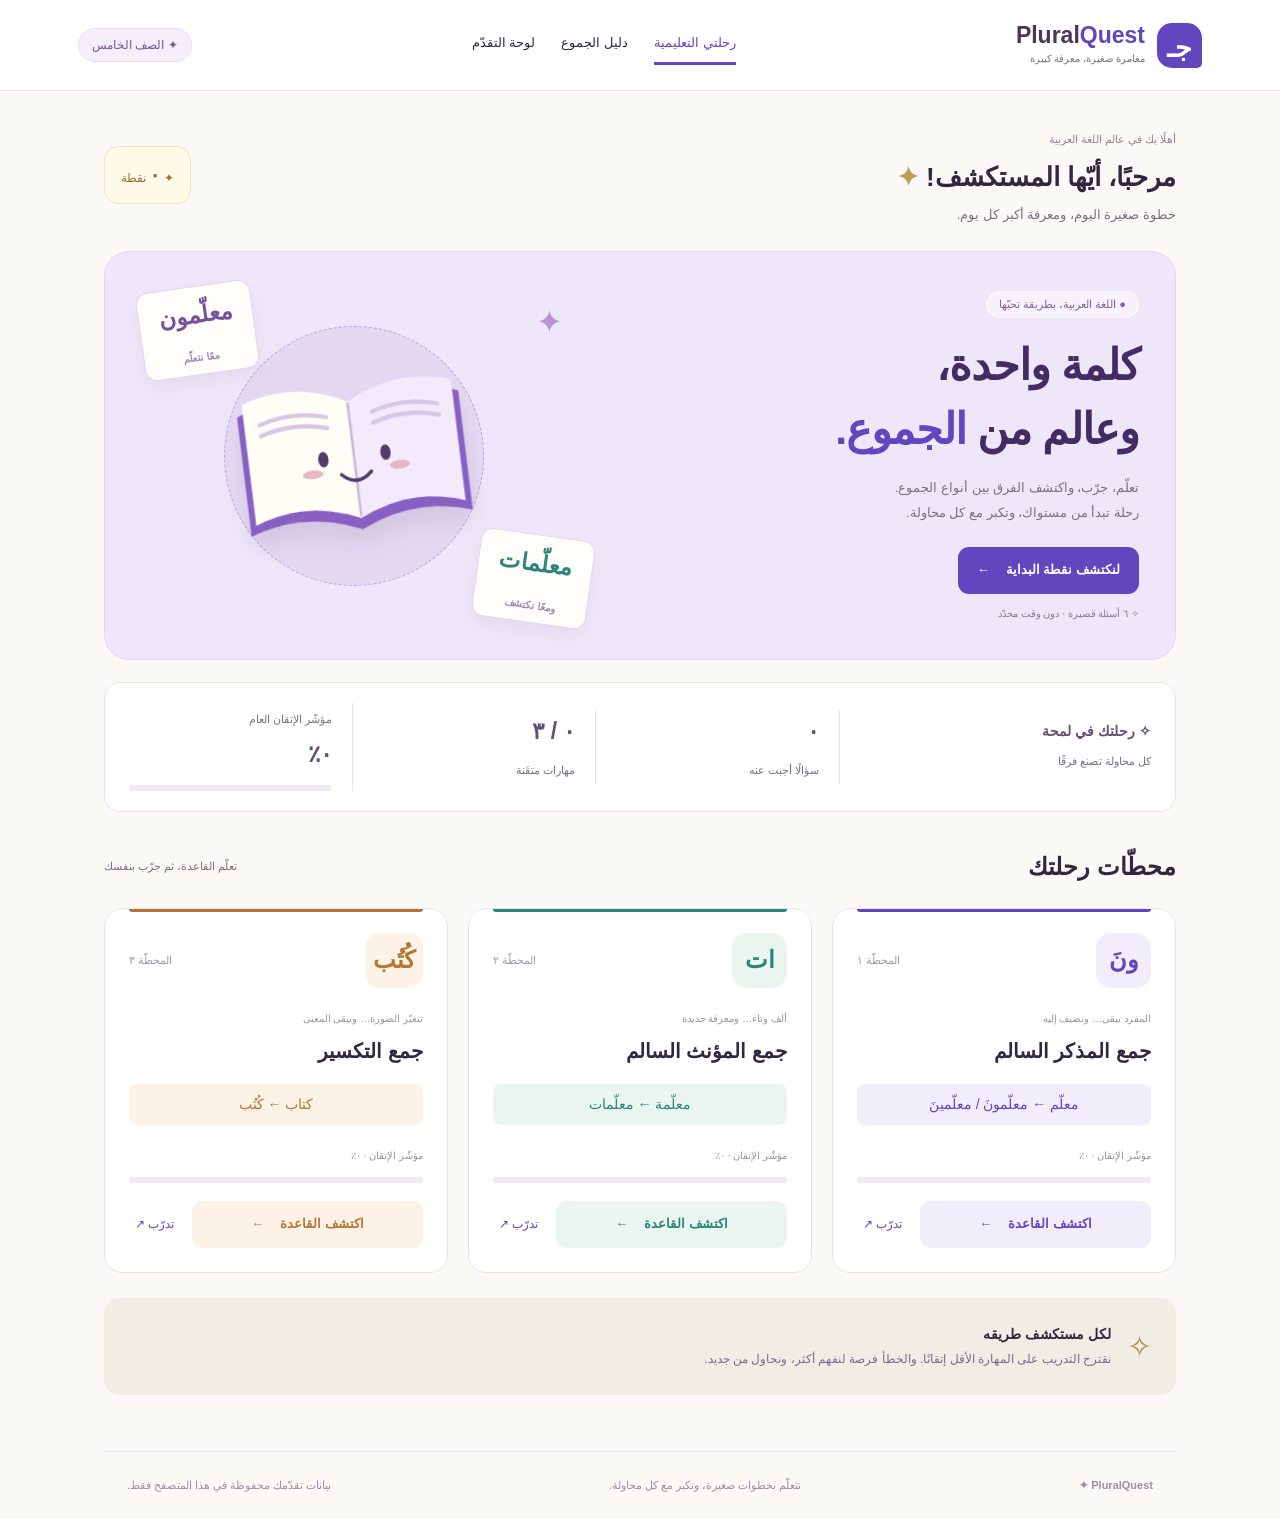
<file: plurals.html>
<!doctype html>
<html lang="ar" dir="rtl">
<head>
<meta charset="utf-8"><meta name="viewport" content="width=device-width,initial-scale=1">
<meta name="theme-color" content="#6146bf"><meta name="description" content="تعلّم أنواع الجموع للصف الخامس بدروس وتدريبات تفاعلية.">
<title>PluralQuest | رحلة الجموع</title>
<style>
:root{--purple:#6146bf;--ink:#30283f;--muted:#786f85;--line:#e8e2ee;--paper:#faf9f6}*{box-sizing:border-box}body{margin:0;background:var(--paper);color:var(--ink);font:16px/1.9 Tahoma,Arial,sans-serif}button,a,input{font:inherit}button,a{touch-action:manipulation}button{cursor:pointer}a{color:inherit;text-decoration:none}button:focus-visible,a:focus-visible{outline:3px solid #b17ee2;outline-offset:4px}button:disabled{cursor:default;opacity:.55}[hidden]{display:none!important}header{background:white;border-bottom:1px solid var(--line)}.header{max-width:1180px;margin:auto;display:flex;align-items:center;justify-content:space-between;gap:24px;padding:22px 28px}.brand{display:flex;align-items:center;gap:12px}.brand-icon{background:var(--purple);color:white;border-radius:15px 15px 5px 15px;width:45px;height:45px;text-align:center;font-size:27px;font-weight:bold}.brand strong{display:block;font:800 23px Arial;color:#49355e}.brand strong span{color:var(--purple)}.brand small{display:block;font-size:10px;color:var(--muted)}nav{display:flex;gap:26px}nav a{font-size:13px;padding:6px 0;border-bottom:3px solid transparent}nav a[aria-current=page]{color:var(--purple);border-color:var(--purple)}.grade{font-size:12px;background:#f4effb;border:1px solid #e7def5;padding:5px 13px;border-radius:30px;color:#77569a}main{max-width:1120px;margin:auto;padding:32px 24px 56px;min-height:75vh}.welcome{display:flex;justify-content:space-between;align-items:center;margin-bottom:24px}.eyebrow{font-size:11px;color:#95849f}h1,h2,h3,p{margin:0}h1{font-size:26px}h2{font-size:24px}p{color:var(--muted)}.welcome p{font-size:13px}.points{background:#fff9e8;border:1px solid #f0e4c9;padding:8px 16px;border-radius:14px;font-size:12px;color:#987232}.points b{font-size:21px}.hero{background:#eee7f9;border:1px solid #e2d7f1;border-radius:25px;display:grid;grid-template-columns:1.15fr 1fr;overflow:hidden;margin-bottom:22px}.hero-copy{padding:36px}.tag{display:inline-block;background:#ffffff80;border:1px solid #fff9;border-radius:30px;padding:2px 12px;font-size:11px;color:#80639d}.hero h2{font-size:43px;line-height:1.5;margin:14px 0;color:#432c64;letter-spacing:-1px}.hero h2 span{color:var(--purple)}.hero p{font-size:13px;margin-bottom:22px}.button{border:1px solid transparent;border-radius:11px;padding:10px 18px;display:inline-flex;gap:16px;align-items:center;justify-content:center;font-weight:bold;font-size:13px;min-height:44px;background:var(--purple);color:white}.button:hover{filter:brightness(.95)}.secondary{background:white;border-color:var(--line);color:var(--purple)}.hero small{display:block;font-size:10px;margin-top:10px;color:#8b789c}.art{position:relative;display:grid;place-items:center;min-height:320px}.orbit{width:260px;height:260px;border:1px dashed #b9a0d7;border-radius:50%;position:absolute;background:#e5d9f2}.book{position:relative;width:260px;height:180px;filter:drop-shadow(0 16px 12px #6b4a7b25);transform:rotate(-7deg)}.word{position:absolute;background:#fffdf9;box-shadow:0 8px 18px #62437612;border-radius:12px;border:1px solid #e2d8ec;padding:7px 20px;font-size:23px;font-weight:bold;color:#74539a;transform:rotate(-8deg);top:34px;left:35px}.word small{font-size:10px;text-align:center;color:#a38bb6;display:block}.word.two{top:auto;bottom:36px;left:auto;right:12px;color:#2e8578;transform:rotate(8deg)}.spark{position:absolute;top:40px;right:40px;color:#b597d0;font-size:32px}.overview{display:grid;grid-template-columns:1.3fr 1fr 1fr 1fr;gap:20px;background:white;border:1px solid var(--line);border-radius:16px;padding:20px 24px;margin-bottom:32px;align-items:center}.overview>div+div{border-right:1px solid var(--line);padding-right:20px}.overview b{display:block;font-size:23px;color:#645075}.overview span{font-size:11px;color:var(--muted)}.overview .intro b{font-size:14px}.track{height:6px;background:#eee9f3;border-radius:8px;margin-top:8px;overflow:hidden}.track i{display:block;height:100%;background:var(--purple);transition:width .3s}.section-title{display:flex;justify-content:space-between;align-items:center;margin-bottom:18px}.section-title p{font-size:11px}.cards{display:grid;grid-template-columns:repeat(3,1fr);gap:20px}.card{--accent:#6146bf;--tint:#f2edfa;background:white;border:1px solid var(--line);border-radius:18px;padding:24px;position:relative}.card:before{content:'';position:absolute;top:0;right:24px;left:24px;height:3px;background:var(--accent);border-radius:0 0 5px 5px}.card[data-kind=f]{--accent:#288577;--tint:#eaf5f0}.card[data-kind=b]{--accent:#b47734;--tint:#fcf2e5}.card-top{display:flex;align-items:center;justify-content:space-between;margin-bottom:14px}.symbol{display:grid;place-items:center;min-width:55px;height:55px;padding:0 8px;border-radius:15px;background:var(--tint);color:var(--accent);font-size:24px;font-weight:bold}.number{color:#a297aa;font-size:11px}.card h3{font-size:20px}.card small{font-size:10px;color:#9d91a4}.formula{background:var(--tint);color:var(--accent);border-radius:8px;text-align:center;padding:7px;font-size:14px;margin:14px 0}.card-actions{display:flex;gap:12px;margin-top:18px}.card-actions .button{background:var(--tint);color:var(--accent);flex:1}.text-button{border:0;background:none;color:var(--purple);font-size:12px;padding:6px;min-height:44px}.note{margin-top:25px;padding:20px 24px;border-radius:15px;background:#f0ede5;display:flex;gap:16px;align-items:center}.note>span{font-size:30px;color:#b39058}.note h3{font-size:14px}.note p{font-size:12px}.guide-intro{margin-bottom:28px}.guide-intro p{font-size:14px;margin-top:8px}.rule{font-size:14px;line-height:2.2;margin:16px 0}.examples{padding:10px 15px;border-radius:12px;background:var(--tint);color:var(--accent);margin-bottom:16px}.examples div{display:flex;justify-content:space-between;padding:7px 0}.examples div+div{border-top:1px solid #fff}.tip{font-size:12px;border-right:3px solid var(--accent);padding-right:12px;margin-bottom:18px}.report{background:white;border:1px solid var(--line);border-radius:18px;padding:24px}.table-wrap{overflow:auto}table{width:100%;border-collapse:collapse;text-align:right;font-size:13px;white-space:nowrap}th,td{padding:16px 12px;border-bottom:1px solid var(--line)}th{color:#766383}caption{text-align:right;font-weight:bold;font-size:19px;padding-bottom:12px}.report-note{font-size:12px;margin:20px 0}.tools{display:flex;gap:12px;flex-wrap:wrap}.empty{padding:25px;background:#f5f0fb;border-radius:12px;margin-bottom:20px}.empty p{font-size:13px;margin-bottom:14px}footer{max-width:1072px;margin:auto;border-top:1px solid var(--line);padding:23px;display:flex;justify-content:space-between;gap:20px;font-size:11px;color:#9c8da6}dialog{border:1px solid var(--line);border-radius:22px;padding:28px;width:min(620px,calc(100% - 28px));color:var(--ink);max-height:90vh;overflow:auto}dialog::backdrop{background:#2e203b80;backdrop-filter:blur(4px)}.modal-top{display:flex;justify-content:space-between;align-items:center;font-size:12px;color:var(--muted);margin-bottom:18px}.close{border:0;border-radius:50%;width:36px;height:36px;background:#f3eff7;color:#79628d;font-size:23px}dialog h2{font-size:23px;margin:16px 0}.options{display:grid;gap:10px;margin:20px 0}.option{background:white;border:1px solid var(--line);border-radius:12px;text-align:right;padding:13px 16px;color:var(--ink)}.option[aria-pressed=true]{border-color:var(--purple);background:#f2ecfb}.option.correct{border-color:#319378;background:#e9f6ef;opacity:1}.option.wrong{border-color:#c96a63;background:#fff0ed;opacity:1}.feedback{padding:14px;background:#f3f0f8;border-radius:12px;font-size:14px;margin-bottom:18px}.feedback p{font-size:13px}.actions{display:flex;gap:12px;flex-wrap:wrap}.summary{text-align:center}.summary .medal{font-size:55px;color:#c49b4b}.summary p{font-size:14px;margin-bottom:20px}.summary .actions{justify-content:center}.hint{font-size:13px;padding:12px;background:#fff7df;border-radius:10px;margin-bottom:16px}.skip{position:absolute;top:-100px}.skip:focus{top:5px;background:white;padding:10px;z-index:10}.status{font-size:12px;color:#a54b43;margin-top:10px}
@media(max-width:800px){.header{flex-wrap:wrap;gap:12px;padding:16px 22px}nav{order:3;width:100%;justify-content:center}.hero h2{font-size:34px}.hero-copy{padding:28px}.art{min-height:280px}.book{width:210px}.orbit{width:210px;height:210px}.word{left:5px;font-size:19px}.cards{grid-template-columns:1fr}.card-actions{max-width:380px}.overview{grid-template-columns:1fr 1fr}.overview>div+div{border:0;padding:0}.grade{font-size:10px}.guide .card{padding:24px}.welcome h1{font-size:22px}}
@media(max-width:530px){main{padding:24px 16px 40px}.hero{grid-template-columns:1fr}.hero-copy{padding:26px}.hero h2{font-size:36px}.art{min-height:245px}.word{top:8px;left:35px}.word.two{bottom:15px;right:25px}.spark{top:5px}.welcome{gap:12px;align-items:flex-start}.points{padding:5px 10px;white-space:nowrap}.welcome p{font-size:11px}.section-title h2{font-size:21px}.section-title p{display:none}footer{flex-direction:column;gap:5px}dialog{padding:20px}.overview{gap:12px}}
</style>
</head><body>
<a class="skip" href="#main">انتقل إلى المحتوى</a>
<header><div class="header"><a class="brand" href="#journey" aria-label="PluralQuest الرئيسية"><span class="brand-icon">جـ</span><span><strong lang="en" dir="ltr">Plural<span>Quest</span></strong><small>مغامرة صغيرة، معرفة كبيرة</small></span></a><nav aria-label="التنقل الرئيسي"><a href="#journey" data-nav="journey">رحلتي التعليمية</a><a href="#guide" data-nav="guide">دليل الجموع</a><a href="#report" data-nav="report">لوحة التقدّم</a></nav><span class="grade">✦ الصف الخامس</span></div></header>
<main id="main" tabindex="-1"></main>
<footer><b lang="en">PluralQuest ✦</b><span>نتعلّم بخطوات صغيرة، ونكبر مع كل محاولة.</span><span>بيانات تقدّمك محفوظة في هذا المتصفح فقط.</span></footer>
<dialog id="activity" aria-labelledby="activity-title"><div id="activity-content"></div></dialog>
<script>
'use strict';
const skills=[
{id:'m',title:'جمع المذكر السالم',symbol:'ونَ',subtitle:'المفرد يبقى… ونضيف إليه',rule:'ما دلّ على ثلاثة فأكثر، بزيادة واو ونون في حالة الرفع، أو ياء ونون في حالتي النصب والجر، مع بقاء صورة المفرد سالمة من التغيير. نون الجمع مفتوحة.',formula:'معلّم ← معلّمونَ / معلّمينَ',examples:[['معلّم','معلّمونَ'],['عامل','عاملونَ'],['صانع','صانعينَ']],tip:'حضرَ المعلّمونَ، ورأيتُ المعلّمينَ، وسلّمتُ على المعلّمينَ. نبحث عن المفرد أيضًا؛ فكلمة «عيون» جمع تكسير ومفردها «عين».'},
{id:'f',title:'جمع المؤنث السالم',symbol:'ات',subtitle:'ألف وتاء… ومعرفة جديدة',rule:'ما دلّ على ثلاث فأكثر، بزيادة ألف وتاء على مفرده مع بقاء حروفه الأصلية سالمة. تُحذف التاء المربوطة من المفرد عند وجودها قبل إضافة الألف والتاء.',formula:'معلّمة ← معلّمات',examples:[['مرابطة','مرابطات'],['طبيبة','طبيبات'],['مهندسة','مهندسات']],tip:'نكتب: مرابطة ← مرابطات، ولا نكتب مرابطةات. لا تكفي النهاية للحكم؛ فكلمة «أبيات» جمع تكسير ومفردها «بيت».'},
{id:'b',title:'جمع التكسير',symbol:'كُتُب',subtitle:'تتغيّر الصورة… ويبقى المعنى',rule:'ما دلّ على ثلاثة فأكثر، وتتغيّر صورة مفرده عند الجمع. قد تتغيّر الحركات أو تُزاد حروف أو تُحذف حروف.',formula:'كتاب ← كُتُب',examples:[['قلم','أقلام'],['باب','أبواب'],['رجل','رجال']],tip:'قارن بين المفرد والجمع: كتاب ← كُتُب، وشجرة ← أشجار. لا نعتمد على إضافة نهاية ثابتة لجميع الكلمات.'}
];
const questions=[
['m','ما نوع الجمع في كلمة «معلّمونَ»؟',['جمع المذكر السالم','جمع المؤنث السالم','جمع التكسير'],0,'مفردها معلّم؛ أضفنا واوًا ونونًا وبقيت صورة المفرد سالمة.'],
['f','اختر الجمع الصحيح لكلمة «مرابطة».',['مرابطةات','مرابطات','مرابطون'],1,'نحذف التاء المربوطة ثم نضيف ألفًا وتاءً: مرابطة ← مرابطات.'],
['b','ما نوع الجمع في كلمة «كُتُب»؟',['جمع المؤنث السالم','جمع المذكر السالم','جمع التكسير'],2,'مفردها كتاب، وقد تغيّرت صورته بحذف الألف وتغيّر الحركات.'],
['m','أكمل: حضرَ … إلى المدرسة.',['المعلّمينَ','المعلّمونَ','المعلّمَ'],1,'المعلّمونَ فاعل مرفوع بالواو لأنه جمع مذكر سالم.'],
['f','أيّ مجموعة كلّها جمع مؤنث سالم؟',['أقلام، أبواب، كتب','عاملون، صانعون، معلّمون','طبيبات، مهندسات، مرابطات'],2,'جمعنا المفرد بزيادة ألف وتاء مع حذف التاء المربوطة.'],
['b','ما مفرد كلمة «أبواب»؟',['باب','بوّاب','بابات'],0,'باب ← أبواب؛ تغيّرت صورة المفرد، فهو جمع تكسير.'],
['m','أكمل: سلّمتُ على … .',['المهندسونَ','المهندسينَ','المهندساتُ'],1,'بعد حرف الجر «على» نستخدم الياء والنون في جمع المذكر السالم.'],
['m','أيّ كلمة جمع مذكر سالم؟',['عيون','غصون','صائمون'],2,'صائم ← صائمون. أمّا عيون وغصون فمفرداهما عين وغصن، وهما جمعا تكسير.'],
['f','ما مفرد كلمة «مهندسات»؟',['مهندسة','مهندس','هندسة'],0,'نعيد التاء المربوطة: مهندسات ← مهندسة.'],
['f','ما الحرفان اللذان نزيدهما في جمع المؤنث السالم؟',['واو ونون','ألف وتاء','ياء ونون'],1,'مثل طبيبة ← طبيبات؛ نحذف التاء المربوطة ثم نضيف ألفًا وتاءً.'],
['b','أيّ كلمة جمع تكسير رغم انتهائها بـ«ات»؟',['معلّمات','طبيبات','أبيات'],2,'مفرد أبيات هو بيت؛ تغيّرت صورة المفرد.'],
['b','اختر الجمع الصحيح لكلمة «شجرة».',['أشجار','شجرون','شجرةات'],0,'شجرة ← أشجار؛ تغيّرت صورة المفرد عند الجمع.']
].map((q,id)=>({id,skill:q[0],prompt:q[1],options:q[2],answer:q[3],explanation:q[4]}));
const $=s=>document.querySelector(s), main=$('#main'), modal=$('#activity'), content=$('#activity-content'), key='pluralquest.rebuilt.v1';
const fresh=()=>({attempts:[],lessons:[],diagnostic:false,sessions:0});
let state=fresh(),storageOK=true,session=null,lastFocus=null;
try{const saved=JSON.parse(localStorage.getItem(key));if(saved&&Array.isArray(saved.attempts)){state={attempts:saved.attempts.filter(a=>a&&Number.isInteger(a.id)&&questions[a.id]&&typeof a.correct==='boolean'&&typeof a.hinted==='boolean').slice(-2000),lessons:Array.isArray(saved.lessons)?saved.lessons.filter(id=>skills.some(s=>s.id===id)):[],diagnostic:saved.diagnostic===true,sessions:Number.isInteger(saved.sessions)&&saved.sessions>=0?saved.sessions:0};}}catch{storageOK=false;}
const ar=n=>Number(n).toLocaleString('ar-u-nu-arab');
function persist(){try{localStorage.setItem(key,JSON.stringify(state));}catch{storageOK=false;}}
function stat(id){const all=state.attempts.filter(a=>questions[a.id].skill===id), recent=all.slice(-5);return {count:all.length,correct:all.filter(a=>a.correct&&!a.hinted).length,mastery:recent.filter(a=>a.correct&&!a.hinted).length*20};}
function points(){return state.attempts.reduce((sum,a)=>sum+(a.correct?(a.hinted?5:10):0),0);}
function recommended(){return [...skills].sort((a,b)=>stat(a.id).mastery-stat(b.id).mastery||stat(a.id).count-stat(b.id).count)[0];}
function overview(){return `<section class="overview" aria-label="ملخص التقدّم"><div class="intro"><b>✧ رحلتك في لمحة</b><span>كل محاولة تصنع فرقًا</span></div><div><b>${ar(state.attempts.length)}</b><span>سؤالًا أجبت عنه</span></div><div><b>${ar(skills.filter(s=>stat(s.id).mastery>=80).length)} / ٣</b><span>مهارات متقَنة</span></div><div><span>مؤشّر الإتقان العام</span><b>${ar(Math.round(skills.reduce((n,s)=>n+stat(s.id).mastery,0)/3))}٪</b><div class="track"><i style="width:${skills.reduce((n,s)=>n+stat(s.id).mastery,0)/3}%"></i></div></div></section>`;}
function card(s,i,guide=false){return `<article class="card" data-kind="${s.id}"><div class="card-top"><span class="symbol">${s.symbol}</span><span class="number">المحطّة ${ar(i+1)}</span></div><small>${s.subtitle}</small><h3>${s.title}</h3>${guide?`<p class="rule">${s.rule}</p><div class="examples">${s.examples.map(([a,b])=>`<div><span>${a}</span><b>← ${b}</b></div>`).join('')}</div><p class="tip">${s.tip}</p>`:`<div class="formula">${s.formula}</div><small>مؤشّر الإتقان · ${ar(stat(s.id).mastery)}٪</small><div class="track"><i style="width:${stat(s.id).mastery}% ;background:var(--accent)"></i></div>`}<div class="card-actions">${guide?'':`<button class="button" data-action="lesson" data-skill="${s.id}">اكتشف القاعدة <span>←</span></button>`}<button class="${guide?'button':'text-button'}" data-action="practice" data-skill="${s.id}">تدرّب ${guide?'على هذه المهارة':'↗'}</button></div></article>`;}
const art=`<div class="art" aria-hidden="true"><div class="orbit"></div><span class="spark">✦</span><svg class="book" viewBox="0 0 300 210"><path d="M20 44Q85 14 150 45Q215 14 280 44L280 184Q215 161 150 191Q85 161 20 184Z" fill="#8860c3"/><path d="M27 30Q90 9 150 41V178Q88 149 27 172Z" fill="#fffdf5"/><path d="M150 41Q211 9 273 30V172Q211 149 150 178Z" fill="#f3eafc"/><path d="M150 42V176" stroke="#d0b6df" stroke-width="3"/><path d="M45 56Q85 44 123 56M45 69Q85 57 123 69M177 56Q215 44 254 56M177 69Q215 57 254 69" fill="none" stroke="#d9c6e6" stroke-width="5" stroke-linecap="round"/><ellipse cx="114" cy="105" rx="6" ry="9" fill="#513b69"/><ellipse cx="187" cy="105" rx="6" ry="9" fill="#513b69"/><path d="M133 125Q150 142 168 125" fill="none" stroke="#513b69" stroke-width="4" stroke-linecap="round"/><ellipse cx="100" cy="121" rx="12" ry="5" fill="#e8b5c3"/><ellipse cx="202" cy="121" rx="12" ry="5" fill="#e8b5c3"/></svg><span class="word">معلّمون<small>معًا نتعلّم</small></span><span class="word two">معلّمات <small>ومعًا نكتشف</small></span></div>`;
function render(){const route=['journey','guide','report'].includes(location.hash.slice(1))?location.hash.slice(1):'journey';document.querySelectorAll('[data-nav]').forEach(a=>{if(a.dataset.nav===route)a.setAttribute('aria-current','page');else a.removeAttribute('aria-current');});
if(route==='journey')main.innerHTML=`<div class="welcome"><div><span class="eyebrow">أهلًا بك في عالم اللغة العربية</span><h1>مرحبًا، أيّها المستكشف! <span style="color:#c39a57">✦</span></h1><p>خطوة صغيرة اليوم، ومعرفة أكبر كل يوم.</p></div><div class="points">✦ <b>${ar(points())}</b> نقطة</div></div><section class="hero"><div class="hero-copy"><span class="tag">● اللغة العربية، بطريقة تحبّها</span><h2>كلمة واحدة،<br>وعالم من <span>الجموع.</span></h2><p>تعلّم، جرّب، واكتشف الفرق بين أنواع الجموع.<br>رحلة تبدأ من مستواك، وتكبر مع كل محاولة.</p><button class="button" data-action="${state.diagnostic?'adaptive':'diagnostic'}">${state.diagnostic?'واصل مغامرتك':'لنكتشف نقطة البداية'} <span>←</span></button><small>✧ ${state.diagnostic?'تدريب موجّه نحو المهارة التي تحتاج إلى اهتمامك':'٦ أسئلة قصيرة · دون وقت محدّد'}</small></div>${art}</section>${overview()}<div class="section-title"><h2>محطّات رحلتك</h2><p>تعلّم القاعدة، ثم جرّب بنفسك</p></div><div class="cards">${skills.map((s,i)=>card(s,i)).join('')}</div><aside class="note"><span>✧</span><div><h3>لكل مستكشف طريقه</h3><p>نقترح التدريب على المهارة الأقل إتقانًا. والخطأ فرصة لنفهم أكثر، ونحاول من جديد.</p></div></aside>`;
if(route==='guide')main.innerHTML=`<div class="guide-intro"><span class="eyebrow">نلاحظ، نقارن، ونستنتج</span><h1>دليل الجموع</h1><p>الجمع يدلّ على ثلاثة فأكثر. لنتعرّف إلى أنواعه الثلاثة من القاعدة والأمثلة.</p></div><div class="cards guide">${skills.map((s,i)=>card(s,i,true)).join('')}</div><aside class="note"><span>✦</span><div><h3>اسأل عن المفرد أولًا</h3><p>لا يكفي آخر الكلمة لمعرفة نوع الجمع: «عيون» و«أبيات» جمعا تكسير، ومفرداهما «عين» و«بيت».</p></div></aside>`;
if(route==='report')main.innerHTML=`<div class="guide-intro"><span class="eyebrow">كل خطوة تستحقّ أن تراها</span><h1>لوحة التقدّم</h1><p>هنا ترى ما تعلّمته، وما يمكنك التدرب عليه بعد ذلك.</p></div>${overview()}<section class="report">${!state.attempts.length?'<div class="empty"><h2>رحلتك تنتظر أول خطوة</h2><p>أجب عن أسئلة البداية لنساعدك في اختيار التدريب المناسب.</p><button class="button" data-action="diagnostic">ابدأ التشخيص ←</button></div>':''}<div class="table-wrap"><table><caption>مهاراتي الثلاث</caption><thead><tr><th scope="col">المهارة</th><th scope="col">المحاولات</th><th scope="col">صحيحة دون تلميح</th><th scope="col">مؤشّر الإتقان</th><th scope="col">خطوتي التالية</th></tr></thead><tbody>${skills.map(s=>{const t=stat(s.id);return `<tr><th scope="row">${s.title}</th><td>${ar(t.count)}</td><td>${ar(t.correct)}</td><td>${ar(t.mastery)}٪ ${t.mastery>=80?'✦ متقَن':''}</td><td><button class="text-button" data-action="practice" data-skill="${s.id}">تدرّب ←</button></td></tr>`;}).join('')}</tbody></table></div><p class="report-note">لكل إجابة صحيحة دون تلميح من آخر خمس محاولات في المهارة ٢٠٪. تبدأ شارة الإتقان من ٨٠٪. هذا مؤشّر للتعلّم وليس علامة مدرسية.</p><div class="tools"><button class="button secondary" data-action="export">↓ تنزيل تقرير التقدّم</button><button class="text-button" data-action="reset">إعادة ضبط التقدّم</button></div></section>`;
if(!storageOK)main.insertAdjacentHTML('beforeend','<p class="status" role="status">تعذّر حفظ التقدّم في هذا المتصفح. يمكنك متابعة التدريب وتنزيل تقريرك قبل إغلاق الصفحة.</p>');}
function open(html){lastFocus=document.activeElement;content.innerHTML=`<div class="modal-top"><span>مغامرة الجموع</span><button class="close" data-action="close" aria-label="إغلاق النشاط">×</button></div>${html}`;if(!modal.open)modal.showModal();else content.querySelector('button')?.focus();}
function lesson(id){const s=skills.find(s=>s.id===id);if(!s)return;open(`<h2 id="activity-title">${s.title}</h2><p class="rule">${s.rule}</p><div class="card" data-kind="${s.id}"><div class="examples">${s.examples.map(([a,b])=>`<div><span>${a}</span><b>← ${b}</b></div>`).join('')}</div><p class="tip">${s.tip}</p></div><div class="actions" style="margin-top:20px"><button class="button" data-action="learned" data-skill="${id}">فهمت، لنجرّب ←</button></div>`);}
function shuffle(a){const out=[...a];for(let i=out.length-1;i>0;i--){const j=Math.floor(Math.random()*(i+1));[out[i],out[j]]=[out[j],out[i]];}return out;}
function start(mode,id){const pool=mode==='diagnostic'?questions.slice(0,6):shuffle(questions.filter(q=>q.skill===(id||recommended().id)));session={mode,pool,index:0,selected:null,hinted:false,answered:false,results:[]};showQuestion();}
function showQuestion(){if(session.index>=session.pool.length)return finish();session.selected=null;session.hinted=false;session.answered=false;const q=session.pool[session.index];open(`<div class="eyebrow">${session.mode==='diagnostic'?'اكتشاف نقطة البداية':'تدريب على '+skills.find(s=>s.id===q.skill).title} · السؤال ${ar(session.index+1)} من ${ar(session.pool.length)}</div><div class="track"><i style="width:${session.index/session.pool.length*100}%"></i></div><h2 id="activity-title">${q.prompt}</h2><div class="options" role="group" aria-label="خيارات الإجابة">${q.options.map((o,i)=>`<button class="option" data-action="select" data-index="${i}" aria-pressed="false">${['أ','ب','ج'][i]} · ${o}</button>`).join('')}</div><div id="hint" class="hint" hidden></div><div id="feedback" aria-live="polite"></div><div class="actions"><button class="button" data-action="check" disabled>تحقّق من إجابتي ✓</button><button class="button" data-action="next" hidden>السؤال التالي ←</button>${session.mode==='diagnostic'?'':'<button class="text-button" data-action="hint">أحتاج تلميحًا ✧</button>'}</div>`);}
function check(){if(!session||session.answered||session.selected===null)return;const q=session.pool[session.index];const entry={id:q.id,correct:session.selected===q.answer,hinted:session.hinted};session.results.push(entry);state.attempts.push(entry);session.answered=true;persist();render();content.querySelectorAll('.option').forEach((b,i)=>{b.disabled=true;b.classList.toggle('correct',i===q.answer);b.classList.toggle('wrong',i===session.selected&&!entry.correct);});$('#feedback').innerHTML=`<div class="feedback"><b>${entry.correct?session.hinted?'أحسنت استخدام التلميح! +٥ نقاط':'أحسنت، إجابة صحيحة! +١٠ نقاط':'محاولة مفيدة، لنتعلّم منها.'}</b><p>${q.explanation}</p></div>`;content.querySelector('[data-action=check]').hidden=true;const next=content.querySelector('[data-action=next]');next.hidden=false;if(session.index===session.pool.length-1)next.textContent='شاهد حصيلة الجولة ←';const hint=content.querySelector('[data-action=hint]');if(hint)hint.disabled=true;next.focus();}
function finish(){const wins=session.results.filter(a=>a.correct&&!a.hinted).length,size=session.pool.length;if(session.mode==='diagnostic')state.diagnostic=true;state.sessions++;persist();session=null;render();open(`<div class="summary"><span class="medal">✦</span><h2 id="activity-title">خطوة جديدة تستحقّ الفخر!</h2><p>أجبت عن <b>${ar(wins)} من ${ar(size)}</b> بشكل صحيح دون تلميح.<br>خطوتك المقترحة: ${recommended().title}.</p><div class="actions"><button class="button" data-action="adaptive">واصل المغامرة ←</button><button class="button secondary" data-action="report">شاهد تقدّمي</button></div></div>`);}
function exportReport(){const data={application:'PluralQuest',exportedAt:new Date().toISOString(),points:points(),sessions:state.sessions,diagnosticDone:state.diagnostic,skills:skills.map(s=>({skill:s.title,...stat(s.id)})),attempts:state.attempts};const url=URL.createObjectURL(new Blob([JSON.stringify(data,null,2)],{type:'application/json;charset=utf-8'}));const a=document.createElement('a');a.href=url;a.download='PluralQuest-report.json';a.click();setTimeout(()=>URL.revokeObjectURL(url),1000);}
document.addEventListener('click',e=>{const b=e.target.closest('[data-action]');if(!b||b.disabled)return;const a=b.dataset.action,id=b.dataset.skill;
if(a==='close')modal.close();
if(a==='lesson')lesson(id);
if(a==='learned'){if(!state.lessons.includes(id))state.lessons.push(id);persist();start('practice',id);}
if(a==='practice')start('practice',id);
if(a==='adaptive')start('practice');
if(a==='diagnostic')start('diagnostic');
if(a==='select'&&session&&!session.answered){session.selected=Number(b.dataset.index);content.querySelectorAll('.option').forEach((el,i)=>el.setAttribute('aria-pressed',String(i===session.selected)));content.querySelector('[data-action=check]').disabled=false;}
if(a==='check')check();
if(a==='next'&&session?.answered){session.index++;showQuestion();}
if(a==='hint'&&session&&!session.answered){session.hinted=true;$('#hint').textContent=skills.find(s=>s.id===session.pool[session.index].skill).rule;$('#hint').hidden=false;b.disabled=true;}
if(a==='report'){modal.close();location.hash='report';}
if(a==='export')exportReport();
if(a==='reset')open('<h2 id="activity-title">هل تريد بداية جديدة؟</h2><p>سيُحذف التقدّم المحفوظ في هذا المتصفح. يمكنك تنزيل تقريرك أولًا.</p><div class="actions" style="margin-top:20px"><button class="button secondary" data-action="close">احتفظ بتقدّمي</button><button class="button" data-action="confirm-reset">نعم، ابدأ من جديد</button></div>');
if(a==='confirm-reset'){state=fresh();persist();modal.close();render();}
});
modal.addEventListener('close',()=>{session=null;if(lastFocus?.isConnected)lastFocus.focus();else main.focus();});
window.addEventListener('hashchange',()=>{if(modal.open)modal.close();render();main.focus();window.scrollTo(0,0);});
render();
</script></body></html>
</file>
<file: plural-quest/theme.css>
@import url('https://fonts.googleapis.com/css2?family=Baloo+Bhaijaan+2:wght@500;600;700;800&family=Noto+Sans+Arabic:wght@400;500;600;700&display=swap');
:root{--ink:#302052;--green:#7043d3;--cream:#faf7ff;--muted:#706681}body{font-family:'Noto Sans Arabic',Tahoma,sans-serif;background-color:#faf7ff;background-image:radial-gradient(#e4daf6 1px,transparent 1px);background-size:24px 24px}h1,h2,h3,.brand,nav,.float,.badge{font-family:'Baloo Bhaijaan 2',Tahoma,sans-serif}header{background:#fffdf9;border-bottom:2px solid #ece3f7}header>div{max-width:1240px}.brand{color:#5a349f;font-size:27px}main{max-width:1240px}nav{padding:8px;background:white;border:1px solid #e8ddf6;border-radius:20px;justify-content:center;box-shadow:0 5px 20px #56359a08}nav button{flex:1;white-space:nowrap;font-size:18px}nav button.active{background:#7043d3;box-shadow:0 4px 12px #7043d32b}.hero{background:linear-gradient(115deg,#f0e6ff,#fff 65%);border:1px solid #e3d5f7;border-radius:30px;padding:35px;margin:25px 0 35px}.hero h1{font-weight:800}.hero-art{background:linear-gradient(145deg,#e7d5ff,#fff0b5);border:5px solid white;box-shadow:0 10px 30px #7043d325}.float{color:#6540ad;border-color:#d6bff5}.f2{background:#fff2b9;color:#825919}.f3{background:#efe5ff;color:#7043b9}.eyebrow{color:#80530d}.card{box-shadow:0 8px 24px #7043d30c;border:1px solid #e0d3f3;border-top:5px solid #7546d4}.card:nth-child(2){border-top-color:#b78b16}.card:nth-child(3){border-top-color:#9864cf}.card h3{font-size:26px}.symbol{background:#efe6ff;color:#7546d4}.card:nth-child(2) .symbol{background:#fff2bc;color:#87600c}.card:nth-child(3) .symbol{background:#f3e8fc;color:#8b4db5}.note{background:#fff6d7;border:1px solid #eddaa0}.example{background:#f7f2ff}.light{background:#f0e9fa;color:#633da5}.panel{box-shadow:0 12px 35px #7043d30c;border-color:#e0d3f1}.options button:hover{background:#efe4ff;border-color:#a07ad7}.story-heading{text-align:center}.story-heading h2{font-size:40px;margin:6px}.story-tabs{display:flex;justify-content:center;gap:12px;margin:25px 0;flex-wrap:wrap}.story-tabs button{background:white;color:#5a437a;border:2px solid #e2d4f5}.story-tabs button.selected{background:#7043d3;color:white;border-color:#7043d3}.story-layout{display:grid;grid-template-columns:1.35fr 1fr;gap:24px;align-items:start}.story-paper{background:white;border:1px solid #e3d5f2;border-radius:24px;padding:30px;box-shadow:0 8px 25px #7043d310}.story-paper h3{font-size:30px;margin:5px 0}.story-text{font-size:21px;line-height:2.5}.word{display:inline;padding:0 5px;background:#efe3ff;color:#6439ac;border-radius:7px;border-bottom:2px dashed #a780dd;font-size:inherit;line-height:inherit}.story-tip{padding:13px;background:#f5efff;border-radius:12px;min-height:65px}.story-visual{background:#f5edff;border-radius:20px;margin:12px 0;text-align:center}.story-visual svg{max-height:210px;width:100%}.story-question{margin-top:20px;border-top:1px solid #ece2f7;padding-top:15px}.story-question h4{font-size:20px;margin:8px 0}.story-answers{display:grid;gap:9px}.story-answers button{background:#faf7ff;color:#4c366d;border:2px solid #e5d9f4;text-align:right}.story-answers button.correct{background:#e0f7ee;border-color:#189d77}.story-answers button.wrong{background:#fff0ed;border-color:#d57d66}.story-feedback{min-height:60px;font-size:16px}.cloud-title{position:relative;text-align:center;margin:25px auto 40px;width:fit-content;min-width:280px;background:linear-gradient(white,#f1e7ff);border:4px solid #9e78de;border-radius:80px;padding:12px 65px;box-shadow:0 7px 0 #e4d4f7}.cloud-title h2{font-size:55px;margin:0;color:#583096}.cloud-title:before,.cloud-title:after{content:'✦';position:absolute;color:#f1bf35;font-size:40px;top:20px}.cloud-title:before{right:-65px}.cloud-title:after{left:-65px}.infographic{background:white;padding:28px;border-radius:28px;border:1px solid #e6d8f5}.info-sub{text-align:center;color:#766486}.info-columns{display:grid;grid-template-columns:repeat(3,1fr);gap:20px}.info-col{--accent:#8451cf;--soft:#f1e8ff;border:2px dashed var(--accent);border-radius:36px;padding:10px;background:linear-gradient(white,var(--soft));position:relative}.info-col.m{--accent:#6d40bf;--soft:#f0e6ff}.info-col.b{--accent:#a27419;--soft:#fff2b9}.info-col h3{margin:0 0 12px;background:var(--accent);color:white;text-align:center;border-radius:30px;padding:14px 5px;font-size:27px;line-height:1.6}.info-bit{background:var(--soft);border-radius:25px;margin:10px 0;padding:15px 12px;text-align:center;font-size:19px;line-height:1.9}.info-bit strong{color:var(--accent)}.info-example{border:2px solid color-mix(in srgb,var(--accent) 25%,white);border-radius:28px;margin-top:30px;padding:15px 5px}.example-label{background:var(--accent);border-radius:30px;color:white;width:110px;margin:-35px auto 10px;text-align:center;font-size:23px;font-weight:bold}.info-example svg{width:100%;height:150px}.example-words{display:flex;justify-content:space-around;gap:5px;font-size:23px;font-weight:bold}.example-words b{color:var(--accent)}.infographic .note{font-size:16px}.info-columns .arrow{fill:#7747c5}@media(max-width:800px){.story-layout{grid-template-columns:1fr}.hero{padding:24px}.info-columns{grid-template-columns:1fr}.info-col{max-width:560px;width:100%;margin:auto}.cloud-title{min-width:220px;padding:8px 32px}.cloud-title h2{font-size:42px}.cloud-title:before{right:-35px}.cloud-title:after{left:-35px}nav button{flex:auto;font-size:16px}.infographic{padding:18px}.info-example svg{height:165px}}@media print{body{background:white}.info-columns{grid-template-columns:repeat(3,1fr)!important;gap:10px}.info-col h3{font-size:20px}.info-bit{font-size:15px;padding:10px}.info-example svg{height:110px}.infographic{padding:12px;border:0}.cloud-title{margin:5px auto 20px}.cloud-title h2{font-size:36px}.info-col{print-color-adjust:exact}.info-col,.info-bit,.info-col h3{break-inside:avoid}.infographic .note{font-size:13px}#stories{display:none!important}.no-print{display:none!important}@page{size:A4 landscape;margin:8mm}}
.sorting-word{text-align:center;padding:25px 0}.sorting-word h3{font-size:54px;margin:10px 0;color:#096ec1}.baskets{display:grid;grid-template-columns:repeat(3,1fr);gap:12px}.baskets button{display:flex;flex-direction:column;align-items:center;background:#f2eaff;color:#643ba5;border:2px dashed #b99ae9;padding:18px 10px;min-height:130px}.baskets button:nth-child(2){background:#fff5cd;border-color:#e6c55a;color:#88620b}.baskets button:nth-child(3){background:#f2eafa;border-color:#bda0df;color:#70409f}.baskets button span{font-size:35px}.baskets .basket-correct{background:#d8f5dd!important;border:3px solid #1c965a!important}.baskets .basket-wrong{border-color:#bd654b!important;opacity:.5}.game-end{text-align:center}.trophy{font-size:70px}dialog{border:0;border-radius:25px;max-width:700px;width:94%;padding:12px;background:#fffdf6;color:#302052}dialog::backdrop{background:#302052aa;backdrop-filter:blur(4px)}.certificate{text-align:center;border:3px double #d5a83d;border-radius:18px;padding:28px}.certificate-top{color:#987026;font-size:22px}.certificate h2{font-family:'Baloo Bhaijaan 2',Tahoma,sans-serif;font-size:40px;margin:0}.certificate input{display:block;margin:12px auto;padding:10px;border-radius:10px;border:1px solid #b8d2e6;font:inherit;max-width:100%;width:300px}.certificate label{display:block}.certificate #certificateName{font-size:27px;color:#7043d3;font-weight:bold;overflow-wrap:anywhere}.certificate h3{font-size:24px}.certificate p{margin:10px 0}@media(max-width:600px){.baskets{grid-template-columns:1fr}.baskets button{min-height:0;flex-direction:row;gap:15px}.sorting-word h3{font-size:45px}}@media print{body.printing-certificate>header,body.printing-certificate>main{display:none!important}body.printing-certificate #certificateDialog{display:block!important;position:static;max-width:none;width:100%;margin:0;padding:20px;max-height:none;overflow:visible}.printing-certificate .certificate{padding:30px}.printing-certificate #certificateDialog::backdrop{display:none}#game{display:none!important}}

/* Playful purple and sunshine visual system */
body{background:#faf7ff;background-image:none}header{border:0;box-shadow:0 3px 0 #ece4f6}.brand{font-weight:800}.brand .tag{display:block;font-size:12px;color:#8d76a4;letter-spacing:0;line-height:1.3}.badge{background:#ffed9c;color:#674813;border:1px solid #f0d166}button{border-radius:16px;box-shadow:0 4px 0 #452879;transition:transform .15s,box-shadow .15s,background .15s}button:hover{filter:none;transform:translateY(-2px);box-shadow:0 6px 0 #452879}button:active{transform:translateY(3px);box-shadow:0 1px 0 #452879}button:disabled{transform:none;box-shadow:none}.light{box-shadow:0 3px 0 #d8c7ed;border:1px solid #e3d5f4}.light:hover{box-shadow:0 5px 0 #d8c7ed}.textbtn,.word{box-shadow:none}.word:hover{box-shadow:none;transform:none;background:#e6d5ff}nav{background:transparent;box-shadow:none;border:0;gap:12px;padding:0;margin:28px 0}nav button{background:white;border:2px solid #e7dcf6;color:#76618f;box-shadow:0 4px 0 #e7dcf6;padding:10px 12px;font-weight:700}nav button.active{background:#7546d4;border-color:#7546d4;color:white;box-shadow:0 4px 0 #4d2d92}nav button:hover{box-shadow:0 5px 0 #d9c8ef}.hero{background:#eee3ff;border:0;border-radius:32px;padding:42px 38px;gap:35px;position:relative;box-shadow:none;overflow:hidden}.hero h1{font-size:clamp(36px,4.6vw,59px);line-height:1.25;color:#352054;letter-spacing:0;margin:17px 0}.hero h1 span{color:#7546d4}.hero .lead{color:#70617f;font-size:17px;line-height:2}.hero .eyebrow{display:inline-block;border-radius:30px;padding:3px 15px;color:#78510c;background:#ffe98a;font-weight:700}.hero .tag{letter-spacing:0;font-size:13px}.hero #start{background:#7546d4;padding:13px 23px}.hero-art{border:0;border-radius:28px;background:#e6d6fa;min-height:350px;box-shadow:none;display:block;overflow:hidden}.hero-art svg{width:100%;height:350px;display:block}.hero-art .scene-caption{position:absolute;bottom:16px;left:20px;right:20px;border-radius:16px;background:#ffffffef;text-align:center;padding:8px;font-family:'Baloo Bhaijaan 2',Tahoma,sans-serif;font-size:18px;font-weight:700;color:#624098}.section-title{margin-top:36px}.section-title h2{font-size:29px}.cards{gap:20px}.card{border:2px solid #e7ddf5;border-top:2px solid #e7ddf5!important;border-radius:24px;padding:26px;background:white;box-shadow:0 6px 0 #eee6f8}.card .num{font-family:'Baloo Bhaijaan 2',Tahoma,sans-serif;font-weight:700;display:inline-block;color:#7f5ba8;background:#f4edff;border-radius:20px;padding:2px 12px}.card:nth-child(2) .num{background:#fff3c4;color:#936e14}.card h3{color:#51327b;font-size:27px}.card .symbol{border-radius:18px;font-weight:800;box-shadow:0 4px 0 #e1d1f4}.card:nth-child(2) .symbol{box-shadow:0 4px 0 #eddb8c}.card .example{border-radius:16px;border:1px solid #eaddf8;background:#f9f5ff;color:#634b7a}.card .example b{color:#7546d4}.card p{font-size:16px}.note{border-radius:18px;background:#fff7d8;border-color:#eddeab;color:#705a2c}.story-heading h2{color:#58358b}.story-heading p{color:#7b688f}.story-tabs button{box-shadow:0 4px 0 #e2d4f4}.story-tabs button.selected{background:#7546d4;border-color:#7546d4;box-shadow:0 4px 0 #4c2b8c}.story-paper{border:2px solid #e6daf5;box-shadow:0 6px 0 #eee6f8;padding:28px;border-radius:26px}.story-paper h3{color:#56347e}.story-visual{background:linear-gradient(150deg,#eee0ff,#fff5cf);padding:8px}.story-text{font-size:21px;color:#49355f}.story-tip{background:#fff7d6;color:#78602b}.story-answers button{box-shadow:none}.story-answers button:hover{box-shadow:none}.panel{border:2px solid #e4d8f1;box-shadow:0 7px 0 #eee6f8}.options button{box-shadow:0 4px 0 #e4d8f1;background:#faf6ff;color:#593d7b;border-color:#e6d8f5}.options button:hover{box-shadow:0 5px 0 #dfccef;background:#eee3ff}.progress{background:#eee5f8;height:12px}.progress i{background:#f0bf39}.sorting-word{padding:30px 0}.sorting-word h3{color:#7546d4}.baskets button{border:2px solid #d6beef;background:#f5edff;color:#6338a0;box-shadow:0 5px 0 #dfceef}.baskets button:nth-child(2){border-color:#ead16e;background:#fff6cc;color:#84600e;box-shadow:0 5px 0 #ecdc9f}.baskets button:nth-child(3){border-color:#b9a2db;background:#eee6f8;color:#63468c;box-shadow:0 5px 0 #d7c6eb}.baskets button:hover{transform:translateY(-2px)}.game-end h2{color:#643da0}.cloud-title{background:#fff8da;border:3px solid #b18bde;box-shadow:0 6px 0 #eadcf8}.cloud-title h2{color:#60349d}.cloud-title:before,.cloud-title:after{color:#e8af22}.infographic{background:#fffdf9;border:2px solid #e9dcf7;border-radius:28px}.info-col{--accent:#8654cc;--soft:#f1e8ff;border-style:solid;border-width:2px;border-radius:28px;padding:12px;background:var(--soft)}.info-col.m{--accent:#6438b3;--soft:#ece3fa}.info-col.b{--accent:#a87b17;--soft:#fff4c8}.info-col h3{font-size:26px;border-radius:19px;box-shadow:0 4px 0 #00000012}.info-bit{background:#ffffffad;border:1px solid #ffffff;border-radius:20px;font-size:18px;min-height:105px;display:flex;flex-direction:column;justify-content:center}.info-example{background:#ffffffab;border-color:#ffffff;border-radius:22px}.example-label{font-size:21px}.example-words{font-size:22px}.footer{color:#8a789c}.certificate{border-color:#c29937}.certificate h2{color:#643da0}button:focus-visible,a:focus-visible{outline:3px solid #d8a525;outline-offset:5px}@media(max-width:800px){.hero{padding:28px 22px;gap:25px}.hero-art,.hero-art svg{min-height:270px;height:270px}.hero h1{font-size:42px}.card{padding:23px}.info-bit{min-height:0}.info-col h3{font-size:27px}}@media(prefers-reduced-motion:reduce){button,.progress i{transition:none}button:hover{transform:none}}@media print{.info-bit{min-height:80px;font-size:15px}.info-col h3{font-size:21px}.cloud-title{margin-bottom:20px}.cloud-title h2{font-size:38px}button{box-shadow:none}}
.story-launch{display:block;width:100%;margin-top:20px;font-family:'Baloo Bhaijaan 2',Tahoma,sans-serif;font-size:18px}.card:nth-child(2) .story-launch{background:#ffdf73;color:#604611;box-shadow:0 4px 0 #d8b349}.card:nth-child(3) .story-launch{background:#9063c3;box-shadow:0 4px 0 #66448d}
/* Adventure home */
body{background:#faf8ff}main{max-width:1240px;padding-top:8px}header>div{padding-top:14px;padding-bottom:14px}.brand{font-size:26px}header .tools .light{font-size:13px;padding:7px 12px;box-shadow:none;border:0}.hero{min-height:470px;background:linear-gradient(115deg,#f0e7ff 0%,#f7f0ff 55%,#fffaf0 100%);padding:36px 38px;grid-template-columns:1fr 1.12fr;gap:18px;border:1px solid #e7daf8;isolation:isolate}.hero:after{content:'';position:absolute;width:300px;height:300px;background:#ffdf8c26;border-radius:50%;top:-210px;right:35%;z-index:-1}.hero h1{font-size:clamp(40px,4.6vw,62px);line-height:1.24;font-weight:800;margin:20px 0}.hero h1 span{background:linear-gradient(110deg,#6334b8,#9e69d9);background-clip:text;-webkit-background-clip:text;color:transparent}.hero .lead{font-size:17px;max-width:420px;color:#766585}.hero .eyebrow{font-size:12px;padding:5px 12px;background:#fffaf0;color:#88632a;border:1px solid #f2e2b4;display:inline-flex;align-items:center;gap:8px}.live-dot{width:7px;height:7px;background:#d6a52c;border-radius:50%}.hero #start{font-size:18px;padding:12px 23px;border-radius:15px;display:flex;gap:22px;align-items:center}.hero #start span{font-size:25px}.hero .tools .light{border:0;background:transparent;box-shadow:none;padding:10px;font-size:13px}.hero-perks{display:flex;flex-wrap:wrap;gap:13px;margin-top:23px;font-size:12px;color:#8b759d}.hero-perks span:first-letter{color:#cca02f}.hero-art{background:transparent;min-height:390px;border-radius:25px;overflow:visible;position:relative}.hero-art svg{height:390px}.hero-art .scene-caption{left:55px;right:55px;bottom:0px;font-size:15px;border:1px solid #e5d5f4;box-shadow:0 7px 20px #7445b512;padding:8px 10px}.hero-art img{width:100%;height:390px;object-fit:cover;border-radius:24px;display:block;mix-blend-mode:multiply}.guide-strip{display:flex;gap:17px;align-items:center;padding:18px 23px;border-radius:22px;background:white;border:1px solid #e9def7;margin:26px 0 32px;box-shadow:0 5px 20px #69459704}.guide-avatar{width:49px;height:49px;display:grid;place-items:center;border-radius:17px;background:#fff0b4;color:#b48b21;font-size:30px;flex-shrink:0;transform:rotate(-7deg)}.guide-strip strong{font-family:'Baloo Bhaijaan 2',Tahoma,sans-serif;font-size:21px;color:#604280}.guide-strip p{font-size:13px;color:#8d789e;margin:0}.guide-strip button{margin-right:auto;box-shadow:none;flex-shrink:0;padding:9px 12px}.journey-title{margin-top:25px;align-items:end}.journey-title h2{font-size:32px;margin-top:1px;color:#442965}.journey-title .eyebrow{color:#a68ab8;font-size:12px}.journey-hint{font-size:12px;color:#a28aac}.quest-grid{display:grid;grid-template-columns:repeat(3,1fr);gap:21px;margin-top:22px}.quest-card{color:#56377c;text-align:right;display:block;padding:21px 24px 23px;border:1px solid #e3d5f5;background:#f2e9fd;box-shadow:0 6px 0 #e4d6f1;border-radius:26px;position:relative;overflow:hidden}.quest-card:hover{transform:translateY(-5px);box-shadow:0 11px 0 #e4d6f1;background:#efe1ff}.quest-card h3{font-size:30px;margin:10px 0 0;color:inherit}.quest-card p{font-size:13px;font-weight:400;color:#8a709e;margin:0 0 19px}.quest-top{display:flex;justify-content:space-between;align-items:center}.quest-step{font-size:11px;padding:3px 11px;background:#ffffff9c;border-radius:30px;font-weight:500}.quest-arrow{width:28px;height:28px;display:grid;place-items:center;background:#ffffff91;border-radius:50%;font-size:20px}.quest-illustration{height:125px;position:relative;text-align:center;display:flex;align-items:center;justify-content:center;margin-top:8px}.mini-book{font-size:80px;display:block;transform:rotate(-12deg);filter:drop-shadow(0 9px 0 #8050b415)}.spark{position:absolute;font-style:normal;color:#c9a03b}.spark.s1{left:35px;top:22px;font-size:30px;transform:rotate(12deg)}.spark.s2{right:35px;bottom:14px;font-size:22px}.quest-link{font-size:14px;font-weight:700;display:inline-block;background:#ffffffa6;padding:6px 14px;border-radius:12px}.quest-game{background:#fff4c8;color:#8a651b;border-color:#efdf9c;box-shadow:0 6px 0 #eddfa9}.quest-game:hover{background:#fff0b7;box-shadow:0 11px 0 #eddfa9}.quest-game p{color:#a18b53}.tile{width:59px;height:65px;display:grid;place-items:center;background:white;border-radius:13px;box-shadow:0 6px 0 #e4c966;font-family:'Baloo Bhaijaan 2',Tahoma,sans-serif;font-size:27px;position:absolute;border:1px solid #f2dfa0;color:#986f17}.tile.t1{transform:translateX(52px) rotate(12deg);z-index:2}.tile.t2{transform:translateY(-10px) rotate(-5deg);z-index:3;background:#8051bc;border-color:#8051bc;color:white;box-shadow:0 6px 0 #603594}.tile.t3{transform:translateX(-53px) rotate(-15deg);z-index:1;color:#b4922b}.quest-challenge{background:#eee9fb;border-color:#ded4f1;color:#624b90;box-shadow:0 6px 0 #ddd3ee}.quest-challenge:hover{background:#e9e1fc;box-shadow:0 11px 0 #ddd3ee}.mini-trophy{font-size:84px;filter:drop-shadow(0 7px 0 #ad8b3e13);transform:rotate(9deg)}.map-banner{display:flex;align-items:center;gap:17px;text-align:right;width:100%;padding:20px 25px;margin:32px 0 23px;background:#fff;color:#624286;border:1px solid #e6d9f3;box-shadow:none;border-radius:21px}.map-banner:hover{box-shadow:0 5px 15px #8d65b510;transform:translateY(-2px)}.map-banner strong{display:block;font-family:'Baloo Bhaijaan 2',Tahoma,sans-serif;font-size:23px}.map-banner small{font-size:12px;font-weight:400;color:#a08aac;display:block}.map-icon{width:48px;height:51px;display:grid;place-items:center;font-size:30px;background:#f0e6fb;border-radius:13px;color:#946ebd;transform:rotate(5deg)}.map-end{margin-right:auto;font-size:13px;color:#8b64b8}.rules-drawer{border:1px solid #e8def2;border-radius:20px;background:#fff;padding:18px 22px;margin-bottom:20px}.rules-drawer>summary{display:flex;justify-content:space-between;gap:10px;list-style:none;font-size:14px;color:#8a739d}.rules-drawer>summary span:first-child{color:#644680;font-weight:700}.rules-drawer[open]>.cards{margin-top:24px}.rules-drawer>.cards .card{padding:20px}.rules-drawer .card h3{font-size:24px}.rules-drawer .card p{font-size:14px}.hero-art{animation:scene-in .6s ease both}@keyframes scene-in{from{opacity:0;transform:translateY(12px)}to{opacity:1;transform:translateY(0)}}@media(max-width:800px){.hero{grid-template-columns:1fr;padding:28px 23px;gap:12px;min-height:0}.hero h1{font-size:46px}.hero-art,.hero-art svg,.hero-art img{height:300px;min-height:300px}.hero-art .scene-caption{left:35px;right:35px}.hero .lead{max-width:none}.hero-perks{gap:10px}.quest-grid{grid-template-columns:1fr;gap:19px}.quest-card{padding:20px 24px;min-height:205px}.quest-illustration{position:absolute;left:15px;bottom:29px;width:135px;height:125px;opacity:.8}.quest-card h3,.quest-card p,.quest-link{position:relative;z-index:4;max-width:65%}.quest-card h3{margin-top:22px}.quest-card p{font-size:12px}.quest-card .spark.s1{left:10px}.quest-card .spark.s2{right:0}.mini-book,.mini-trophy{font-size:67px}.quest-arrow{background:#ffffffaa}.journey-title h2{font-size:29px}.journey-hint{display:none}.map-end{font-size:0}.map-end:after{content:'↖';font-size:25px}.map-banner{padding:16px}.map-banner strong{font-size:20px}.map-banner small{font-size:11px}.guide-strip{padding:16px;gap:12px}.guide-strip p{font-size:12px}.guide-strip strong{font-size:19px}.rules-drawer>summary{flex-wrap:wrap;font-size:13px}}@media(prefers-reduced-motion:reduce){.hero-art{animation:none}}
.hero-art img{mix-blend-mode:normal;box-shadow:0 12px 35px #7043a41c;border:4px solid #ffffffaa;object-position:center}.hero-art .scene-caption{bottom:-15px;box-shadow:0 8px 25px #7043a418}.guide-avatar{background-image:url('assets/adventure.webp');background-size:260%;background-position:12% 62%;background-color:#d1ade9;border:2px solid #ead7ff;width:53px;height:53px;border-radius:18px;transform:rotate(-5deg)}@media(max-width:800px){.hero-art{margin-bottom:16px}.hero-art img{object-fit:cover}.hero .tools{gap:3px}.hero #start{padding:11px 15px;font-size:17px}.hero #readIntro{font-size:12px}}
</file>
<file: plural-quest/addie.css>
.addie-path{border:1px solid #d8c6ed;background:#f5edfc;padding:22px;border-radius:22px;color:var(--ink);margin-bottom:20px}.addie-path p{font-size:14px}.addie-stages{display:grid;grid-template-columns:repeat(2,minmax(0,1fr));gap:15px}.addie-stages article{background:#fff;border:1px solid #d8c6ed;border-radius:16px;padding:18px}.addie-stages h3{margin-top:0}.addie-guide summary{font-size:19px}.addie-guide li{margin:8px 0}.addie-table{overflow:auto}.addie-table table{width:100%;border-collapse:collapse;background:#fff}.addie-table th,.addie-table td{padding:12px;border:1px solid #ddd;text-align:right}#assessment textarea{display:block;box-sizing:border-box;width:100%;font:inherit;border:1px solid #bb9cd5;border-radius:12px;margin:12px 0;padding:12px}#assessment progress{display:block;width:100%;accent-color:#73439b;margin-top:15px}#assessment .options button[aria-pressed=true]{background:#e9d8f8;border-color:#73439b;color:#32144b}#assessment .tools{margin-top:15px}#assessment button:disabled{opacity:.5}#assessment .options{margin:18px 0}#assessment .panel{max-width:950px}@media(max-width:700px){.addie-stages{grid-template-columns:1fr}.addie-path button{margin-top:8px}.addie-table{font-size:13px}}@media print{.addie-path,.addie-guide,#assessment{display:none!important}}
</file>
<file: plural-quest/polish.css>
/* Coordinated layout, rhythm and accessible controls for the complete learning journey. */
:root{--ink:#312447;--green:#7041bd;--cream:#f8f7fc;--muted:#70677f;--surface:#fff;--stroke:#e7e1ee;--radius:24px}html{scroll-padding-top:20px}body{background:var(--cream);color:var(--ink);font-size:16px;line-height:1.9}main{max-width:1200px;padding:12px 28px 0}header{background:#fff;border-bottom:1px solid var(--stroke);box-shadow:none}header>div{max-width:1200px;padding:22px 28px;gap:20px}.brand{display:flex;align-items:center;gap:13px;font-size:26px;line-height:1.3;white-space:nowrap}.brand-mark{display:grid;place-items:center;background:#7041bd;color:#fff;width:48px;height:48px;border-radius:16px;font-size:32px;box-shadow:0 5px 12px #7041bd1a}.brand small{display:block;font-family:'Noto Sans Arabic',Tahoma,sans-serif;color:#8a7d99;font-size:11px;font-weight:500;margin-top:5px}.badge{border:0;background:#f8f1dc;color:#7c6224;font-size:12px;padding:5px 12px}header .tools{gap:8px}header .tools .light{font-size:12px;background:#f7f4fa;border:1px solid #ede6f5;border-radius:10px;padding:6px 12px}button{box-shadow:none;transition:background .15s,border-color .15s,transform .15s;border-radius:12px}button:hover{box-shadow:none;transform:none;filter:brightness(.98)}button:active{box-shadow:none;transform:translateY(1px)}button:disabled{transform:none;opacity:.6}button:focus-visible,a:focus-visible,summary:focus-visible,textarea:focus-visible{outline:3px solid #bb8d24;outline-offset:4px}.light,.light:hover{box-shadow:none;border:1px solid #e4d9f0;background:#f5f0fb;color:#603b96}.textbtn{background:transparent;border:0}.tools{gap:12px}nav{display:flex;flex-wrap:wrap;justify-content:center;gap:6px;padding:7px;border:1px solid var(--stroke);background:white;border-radius:16px;margin:20px 0 24px;box-shadow:0 3px 12px #35234d03}nav button{flex:1;min-width:0;font-size:16px;border:0;background:transparent;color:#776b87;padding:9px 12px;border-radius:10px;box-shadow:none!important;font-weight:600}nav button.active{background:#7041bd;color:white;border:0}nav button:hover{background:#f2ebfa;color:#613b95}nav button.active:hover{background:#6437b1;color:white}.hero{margin:0 0 28px;min-height:430px;gap:34px;padding:35px 36px;background:linear-gradient(115deg,#f0e7fc,#fffaf0);border:1px solid #e6dbee;border-radius:28px}.hero h1{font-size:clamp(38px,4.7vw,59px);line-height:1.4;margin:18px 0 14px}.hero .lead{font-size:16px;line-height:2.1;max-width:430px;margin:0 0 23px}.hero .eyebrow{background:#ffffffc9;border-color:#e7dbed;color:#735889;font-size:11px;padding:4px 12px}.live-dot{background:#b28a37}.hero #start{padding:11px 23px;box-shadow:0 5px 14px #7041bd20;font-size:17px;gap:18px}.hero #readIntro{color:#746180;font-size:12px}.hero-perks{font-size:11px;gap:14px;margin-top:20px;color:#7a6989}.hero-art{min-height:340px;height:auto;animation:none;margin:0 0 12px}.hero-art img{height:340px;width:100%;border:5px solid #fff;border-radius:22px;box-shadow:0 12px 30px #62418712}.hero-art .scene-caption{left:24px;right:24px;bottom:-12px;font-size:13px;border-radius:12px;padding:7px;background:#fff;border-color:#eee4f3;box-shadow:0 6px 16px #6241870d}.addie-path{background:#fff;padding:25px 28px;border:1px solid var(--stroke);border-radius:var(--radius);margin:0 0 25px;color:var(--ink)}.path-heading{display:flex;justify-content:space-between;align-items:center;gap:15px;margin-bottom:21px}.path-heading .eyebrow{font-size:11px;color:#9a7bb4;font-weight:500}.path-heading h2{font-size:27px;line-height:1.5;margin:4px 0}.path-caption{font-size:11px;color:#8b7d98;background:#f7f3fb;border-radius:20px;padding:4px 12px;white-space:nowrap}.learning-steps{display:grid;grid-template-columns:repeat(4,minmax(0,1fr));gap:12px}.learning-steps button{display:flex;align-items:center;gap:10px;text-align:right;background:#faf8fd;border:1px solid #ece4f3;padding:16px 12px;color:var(--ink);min-width:0}.learning-steps button:hover{background:#f1e9fa;border-color:#cdb6e4}.step-number{display:grid;place-items:center;width:32px;height:32px;flex-shrink:0;border-radius:11px;background:#ebe0f9;color:#7041bd;font-size:17px}.learning-steps strong{display:block;font-family:'Baloo Bhaijaan 2',Tahoma,sans-serif;font-size:18px;font-weight:600;white-space:nowrap}.learning-steps small{display:block;font-size:10px;font-weight:400;color:#8b7b98;line-height:1.8}.step-arrow{margin-right:auto;color:#bca7cc;font-weight:400}.learning-steps button:nth-child(2) .step-number{background:#e7f0e9;color:#4d8061}.learning-steps button:nth-child(3) .step-number{background:#fff0cc;color:#987224}.learning-steps button:nth-child(4) .step-number{background:#eee7f6;color:#8a64ad}.path-bottom{display:flex;justify-content:space-between;align-items:center;gap:15px;margin-top:19px;padding-top:15px;border-top:1px solid #f0eaf5}.path-bottom>span{font-size:11px;color:#918399}.path-bottom button{font-size:11px;font-weight:500;padding:0;color:#7041bd}.guide-strip{background:transparent;border:0;border-radius:0;padding:0 8px;margin:28px 0 32px;box-shadow:none}.guide-strip strong{font-size:20px}.guide-strip p{color:#887c94;line-height:1.9}.guide-avatar{width:47px;height:47px;transform:none;border-radius:15px}.guide-strip button{border:1px solid var(--stroke);background:#fff}.journey-title{margin-top:30px}.journey-title h2{font-size:29px;color:var(--ink)}.journey-title .eyebrow{font-size:11px;color:#9b81ae}.journey-hint{color:#9988a6}.quest-grid{gap:18px;margin-top:20px}.quest-card{border-radius:22px;padding:22px 25px 24px;border:1px solid #e4d7f0;box-shadow:none!important;background:#f0e8fa;color:#5c3d82;min-width:0}.quest-card:hover{transform:translateY(-3px);background:#eae0f7}.quest-card h3{font-size:28px;margin:8px 0 4px}.quest-card p{line-height:1.9;font-size:13px;margin-bottom:20px}.quest-illustration{height:115px}.quest-step{font-size:10px;background:#ffffffad;border:1px solid #ffffffa1;padding:3px 11px}.quest-arrow{background:#ffffffa1;width:27px;height:27px;font-size:18px}.quest-link{font-size:12px;background:#ffffffb5;border-radius:9px;padding:6px 13px}.quest-game{background:#fcf2d7;color:#886a28;border-color:#ede2bb}.quest-game:hover{background:#f9ecc8}.quest-game p{color:#968151}.quest-challenge{background:#eceaf7;border-color:#ded9ee;color:#635080}.quest-challenge:hover{background:#e5e1f4}.map-banner{margin:26px 0 20px;border-color:var(--stroke);border-radius:18px;padding:18px 22px}.map-banner:hover{box-shadow:none}.map-banner strong{font-size:22px}.map-banner small{color:#94839f}.map-icon{transform:none;font-size:28px;background:#f1eafa;width:44px;height:46px}.map-end{font-size:12px}.rules-drawer{padding:18px 22px;border:1px solid var(--stroke);border-radius:18px}.rules-drawer>summary{font-size:13px}.note{border-radius:16px;padding:18px 22px;line-height:2;background:#fcf6e6;border-color:#eee3c6;font-size:14px}.card{border-width:1px!important;border-color:var(--stroke)!important;box-shadow:none;border-radius:18px;padding:23px}.card h3{font-size:25px}.card p{line-height:2;color:var(--muted)}.card .symbol{box-shadow:none}.story-launch,.story-launch:hover,.card:nth-child(2) .story-launch,.card:nth-child(3) .story-launch{box-shadow:none}.story-heading{padding:18px 0 12px}.story-heading .eyebrow{font-size:12px;color:#9275a8}.story-heading h2{font-size:36px;line-height:1.5;color:var(--ink);margin:7px 0}.story-heading p{font-size:14px;color:#84718f;margin:8px auto;max-width:620px}.story-tabs{gap:10px;margin:18px 0 25px}.story-tabs button,.story-tabs button.selected{box-shadow:none;border-width:1px;padding:10px 22px;font-size:14px}.story-layout{gap:22px;grid-template-columns:minmax(0,1.35fr) minmax(0,1fr)}.story-paper{box-shadow:none;border-width:1px;border-radius:22px;padding:28px}.story-paper h3{line-height:1.6}.story-text{line-height:2.6}.story-tip{font-size:13px;line-height:2;background:#faf5e7}.story-answers button{font-size:14px;border-width:1px;border-radius:12px;padding:12px 16px}.story-feedback{font-size:13px;line-height:2}.panel{max-width:870px;padding:32px;box-shadow:none;border:1px solid var(--stroke);border-radius:24px}.section-title h2{color:var(--ink)}.stats{font-size:13px;align-items:center;margin-bottom:13px}.progress{height:8px;background:#f0ebf6}.progress i{background:#ad8acb}.question{font-size:29px;line-height:1.9;color:#412b5c}.options{gap:12px}.options button{box-shadow:none!important;border:1px solid #e0d3ed;background:#faf7fd;border-radius:14px;font-size:16px;line-height:1.9;padding:17px 12px;color:#5b4475}.options button:hover{background:#f0e7fa;border-color:#b99ad4}.options .yes{background:#e7f5eb;border-color:#498c60;color:#28633e}.options .no{background:#fcf0eb;border-color:#c78b70;color:#8c4c33}.feedback{font-size:16px;line-height:2.1;margin-top:8px}.baskets button,.baskets button:nth-child(2),.baskets button:nth-child(3){box-shadow:none;border-width:1px;border-radius:17px;padding:20px 12px;font-size:16px}.baskets button:hover{transform:none}.sorting-word h3{font-size:48px}.baskets button span{font-size:32px;margin-bottom:7px}.addie-guide{background:#fff;border:1px solid var(--stroke);padding:0;margin-top:24px;color:var(--ink);overflow:hidden}.addie-guide>summary{display:flex;align-items:center;justify-content:space-between;gap:16px;list-style:none;padding:22px 25px;font-size:22px;font-family:'Baloo Bhaijaan 2',Tahoma,sans-serif;color:#57377c;line-height:1.5}.addie-guide>summary::-webkit-details-marker{display:none}.educator-kicker{display:block;font-family:'Noto Sans Arabic',Tahoma,sans-serif;font-size:10px;font-weight:400;color:#9a83ad;margin-bottom:4px}.guide-toggle{display:grid;place-items:center;width:32px;height:32px;background:#f5effa;border-radius:10px;font-size:21px;flex-shrink:0}.addie-guide[open] .guide-toggle{transform:rotate(45deg)}.addie-guide>p,.addie-guide>h3,.addie-guide>ul{margin-right:25px;margin-left:25px}.addie-guide>p{font-size:13px;color:#7c6d87;line-height:2.2}.addie-guide>h3{font-size:23px;margin-top:23px}.addie-guide>ul{font-size:14px;line-height:2.2;padding-right:20px}.addie-stages{padding:10px 25px 20px;gap:16px}.addie-stages article{border-color:var(--stroke);background:#fcfaff;padding:22px;border-radius:18px;min-width:0}.addie-stages article:last-child{grid-column:1/-1}.addie-stages h3{display:flex;align-items:center;gap:12px;font-size:24px;line-height:1.5;margin-bottom:17px}.phase-number{display:grid;place-items:center;border-radius:12px;background:#ece0f7;color:#7849a4;width:44px;height:44px;font:500 16px Tahoma,sans-serif}.addie-stages h3 small{display:block;font-family:Arial,sans-serif;font-size:10px;letter-spacing:1px;color:#aa90bc;font-weight:400}.addie-stages p{font-size:13px;line-height:2.2;color:#7b6b87;margin:10px 0}.addie-table{margin:0 25px 20px;border:1px solid var(--stroke);border-radius:14px}.addie-table table{font-size:13px}.addie-table th,.addie-table td{border:0;border-bottom:1px solid #eee7f4;padding:14px 16px;line-height:2}.addie-table th{background:#f7f2fc;color:#704991;font-weight:600}.addie-table tr:last-child td{border-bottom:0}#assessment .panel{max-width:960px;padding:30px 34px}#assessment .panel>h3:first-child{font-size:26px;color:#4d306b;margin-top:0}#assessment .panel>ul{padding-right:22px;color:#7b6c86;font-size:14px;line-height:2.2}#assessment .panel>p{font-size:13px;color:#897995;line-height:2.2}#assessment .panel>.tools{padding:18px 0;margin-top:12px;border-top:1px solid #eee6f5;gap:10px}#assessment .panel>.tools button{font-size:13px;padding:10px 16px}#assessment .panel>.tools button:first-child{background:#7041bd;color:white;border-color:#7041bd}#addieResults{display:grid;grid-template-columns:repeat(2,minmax(0,1fr));gap:16px;margin:20px 0 28px}#addieResults>article{margin:0;background:#faf7fd;border:1px solid #e7daef;padding:22px;border-radius:17px;color:#684c7d}#addieResults h3{font-size:24px;line-height:1.7;margin:0 0 12px;color:#5d3c7d}#addieResults ul{font-size:13px;line-height:2.2;padding-right:20px}#addieResults p{font-size:13px;line-height:2;color:#8a7896}#addieResults button{font-size:12px;padding:8px 13px}#addieResults details{margin-top:16px;font-size:12px;border-top:1px solid #e7daef;padding-top:12px}#addieResults>p{grid-column:1/-1;margin:0}#addieResults>p.note{background:#f2f6ef;border:1px solid #e0e9d9;color:#607c50}#assessment textarea{background:#fcfaff;border:1px solid #ddd0e9;border-radius:14px;padding:16px;line-height:2;resize:vertical;font-size:14px}#assessment label{font-size:14px;color:#695376}#assessment #resetAddie{margin-right:auto;background:transparent;color:#967286;border-color:transparent;font-size:11px}#assessment #choiceStatus{color:#85738f;margin:20px 0;font-size:14px}#assessment progress{height:7px;accent-color:#a783c1}.footer{margin:45px 0 0;padding:28px 0 32px;border-top:1px solid var(--stroke);text-align:center;color:#9a8ba5}.footer-brand{font-family:'Baloo Bhaijaan 2',Tahoma,sans-serif;font-size:23px;color:#6e4a8c}.footer-brand span{display:block;font-family:'Noto Sans Arabic',Tahoma,sans-serif;font-size:11px;color:#9d8aa9;margin-top:2px}.footer p{font-size:11px;margin:13px 0 5px}.footer small{font-size:10px}#saved:empty{display:none}
@media(min-width:801px) and (max-width:1050px){.learning-steps{grid-template-columns:repeat(2,minmax(0,1fr))}nav button{font-size:14px;padding:9px}.hero{gap:24px;padding:28px}.hero h1{font-size:44px}.hero-art img{height:315px}.hero-art{min-height:315px}.step-arrow{display:block}}
@media(max-width:800px){main{padding:8px 18px 0}header>div{padding:17px 18px;gap:12px}.brand{font-size:22px}.brand-mark{width:40px;height:40px;border-radius:13px;font-size:28px}.brand small{font-size:10px}header .tools .badge{display:none}header .tools .light{font-size:10px;padding:5px 9px}.hero{padding:25px 24px;gap:23px;border-radius:24px}.hero h1{font-size:42px;margin:18px 0 13px}.hero .lead{font-size:14px}.hero #start{font-size:16px;padding:11px 19px}.hero #readIntro{font-size:11px}.hero-art,.hero-art img{height:290px;min-height:290px}.hero-art{margin-bottom:12px}.hero-art .scene-caption{font-size:12px}.hero-perks{font-size:10px;gap:12px}nav{display:grid;grid-template-columns:repeat(4,minmax(0,1fr));gap:5px;padding:6px;margin:18px 0 20px;border-radius:14px}nav button{white-space:normal;line-height:1.7;padding:8px 4px;font-size:13px}.addie-path{padding:20px;border-radius:21px}.path-heading{margin-bottom:17px}.path-heading h2{font-size:24px}.path-heading .eyebrow{font-size:10px}.path-caption{display:none}.learning-steps{grid-template-columns:repeat(2,minmax(0,1fr));gap:10px}.learning-steps button{padding:13px 10px;gap:8px}.learning-steps strong{font-size:16px;white-space:normal}.learning-steps small{font-size:9px}.step-number{width:27px;height:29px;border-radius:9px;font-size:15px}.step-arrow{display:none}.path-bottom{display:block;margin-top:17px;padding-top:12px}.path-bottom>span{font-size:10px;display:block}.path-bottom button{margin-top:8px;font-size:11px}.guide-strip{margin:23px 0;padding:0 3px}.guide-strip strong{font-size:18px}.guide-strip p{font-size:11px}.guide-avatar{width:42px;height:42px}.journey-title h2{font-size:26px}.quest-grid{gap:14px;margin-top:17px}.quest-card{min-height:205px;border-radius:20px;padding:20px 22px}.quest-card h3{font-size:27px;margin-top:20px}.quest-card p{font-size:12px;max-width:65%}.quest-illustration{left:9px;bottom:22px;width:125px;height:110px}.mini-book,.mini-trophy{font-size:65px}.quest-link{font-size:11px}.map-banner{padding:16px;gap:12px}.map-banner strong{font-size:19px}.map-banner small{font-size:10px}.map-icon{width:38px;height:42px;font-size:25px}.rules-drawer{padding:16px}.rules-drawer>summary{font-size:12px}.note{padding:17px;font-size:13px}.story-heading{padding:14px 0 8px}.story-heading h2{font-size:31px}.story-heading p{font-size:12px}.story-tabs{gap:8px;margin:17px 0 22px}.story-tabs button{padding:8px 13px;font-size:12px}.story-layout{grid-template-columns:1fr;gap:18px}.story-paper{padding:22px}.story-text{font-size:20px}.panel{padding:23px;border-radius:21px}.question{font-size:25px;line-height:2}.options{grid-template-columns:1fr}.options button{padding:13px;font-size:16px}.stats{font-size:12px}.feedback{font-size:14px}.baskets button{font-size:15px}.baskets button span{margin:0}.addie-guide>summary{padding:20px;font-size:20px}.addie-guide>p,.addie-guide>h3,.addie-guide>ul{margin-right:20px;margin-left:20px}.addie-stages{padding:8px 17px 18px;grid-template-columns:1fr;gap:12px}.addie-stages article{padding:19px}.addie-stages h3{font-size:22px}.addie-stages p{font-size:12px}.addie-table{margin-right:17px;margin-left:17px}.addie-table table{min-width:460px;font-size:12px}#assessment .panel{padding:22px 20px}#assessment .panel>.tools{gap:9px;align-items:stretch}#assessment .panel>.tools button{font-size:12px;padding:10px 13px;flex:1 1 140px}#assessment .panel>.tools button:last-child{flex-basis:100%}#assessment .panel>ul{font-size:13px}#addieResults{grid-template-columns:1fr;gap:13px}#addieResults>article{padding:20px}#addieResults h3{font-size:23px}#assessment #resetAddie{margin:0}.footer{margin-top:32px;padding-top:24px}.footer-brand{font-size:21px}}
@media(max-width:380px){main{padding-right:12px;padding-left:12px}.brand{font-size:20px}header>div{padding-right:13px;padding-left:13px}header .tools .light{padding:5px 7px}.hero{padding:22px 18px}.hero h1{font-size:37px}.hero #readIntro{padding-right:2px;padding-left:2px}.learning-steps{gap:8px}.learning-steps button{padding:12px 8px}.learning-steps strong{font-size:15px}.step-number{width:24px}.addie-path{padding:18px 14px}.hero-art,.hero-art img{height:250px;min-height:250px}.hero-art .scene-caption{left:12px;right:12px}.quest-card p{max-width:62%}.quest-illustration{width:110px;left:4px}nav button{font-size:12px}}
@media(prefers-reduced-motion:reduce){html{scroll-behavior:auto}button{transition:none}.quest-card:hover{transform:none}}@media print{.footer,.addie-path,.addie-guide,#assessment{display:none!important}.panel,.card{box-shadow:none}body{background:white}}
</file>
<file: plural-quest/infographic.css>
/* A self-contained printable learning poster; included in downloaded HTML too. */
.iq-poster{--poster-ink:#322744;--poster-muted:#80728d;background:#fff;border:1px solid #e7e0ee;border-radius:28px;padding:36px;color:var(--poster-ink);font-family:'Noto Sans Arabic',Tahoma,Arial,sans-serif;box-shadow:0 14px 45px #40245b07;overflow:hidden}.iq-poster *{box-sizing:border-box}.iq-poster .iq-heading{background:transparent;box-shadow:none;border:0;display:flex;justify-content:space-between;align-items:center;gap:24px;padding:0 0 27px;margin:0;border-bottom:1px solid #eae3f0}.iq-kicker{font-size:11px;letter-spacing:0;color:#977bad}.iq-heading h2{font-family:'Baloo Bhaijaan 2',Tahoma,sans-serif;font-size:42px;line-height:1.5;font-weight:700;letter-spacing:0;margin:12px 0 8px;color:#352445}.iq-heading h2 span{display:block;color:#8051af}.iq-heading p{font-size:13px;line-height:2;margin:8px 0 0;color:var(--poster-muted)}.iq-definition{display:flex;flex-direction:column;align-items:center;justify-content:center;flex-shrink:0;width:124px;height:124px;border-radius:30px;background:#f4edf9;color:#7d4caa;border:1px solid #e8d9f2;transform:rotate(-4deg)}.iq-definition>span{font-family:Tahoma,sans-serif;font-size:56px;line-height:1.2;font-weight:bold}.iq-plus{font-size:32px;vertical-align:top}.iq-definition small{font-size:11px;margin-top:8px}.iq-intro{display:flex;align-items:center;justify-content:center;gap:22px;padding:20px;margin:22px 0 25px;border:1px solid #ede7f3;background:#fbf9fd;border-radius:14px;font-size:13px;color:#766087}.iq-intro i{font-style:normal;color:#b5a2c4}.iq-grid{display:grid;grid-template-columns:repeat(3,minmax(0,1fr));gap:18px}.iq-card{--accent:#7552aa;--tint:#f5effb;--border:#e4d7f1;background:#fff;border:1px solid var(--border);border-radius:22px;padding:23px 20px 0;overflow:hidden;display:flex;flex-direction:column;min-width:0;border-top:5px solid var(--accent)}.iq-feminine{--accent:#3e8a81;--tint:#edf7f4;--border:#d3e8e0}.iq-broken{--accent:#ac7c2b;--tint:#fdf6e5;--border:#eee0bd}.iq-card-top{display:flex;justify-content:space-between;align-items:center;height:38px;gap:12px}.iq-number{font-family:Tahoma,sans-serif;font-size:13px;color:var(--accent);opacity:.7}.iq-symbol{padding:3px 12px;border:1px solid var(--border);border-radius:10px;font-family:'Baloo Bhaijaan 2',Tahoma,sans-serif;font-size:22px;font-weight:600;background:var(--tint);color:var(--accent)}.iq-card h3{font-family:'Baloo Bhaijaan 2',Tahoma,sans-serif;font-size:26px;color:var(--accent);line-height:1.5;margin:15px 0 9px;white-space:nowrap}.iq-status{font-size:10px;color:var(--accent);background:var(--tint);border-radius:20px;align-self:flex-start;padding:3px 11px}.iq-description{font-size:12px;line-height:2.2;color:var(--poster-muted);margin:15px 0;min-height:80px}.iq-rule{background:var(--tint);border-radius:13px;padding:13px 15px;min-height:109px;border:1px solid var(--border)}.iq-rule small{font-size:10px;color:var(--accent);font-weight:600}.iq-rule p{margin:6px 0 0;font-size:12px;line-height:2.1;color:#6c6077}.iq-rule b{color:var(--accent)}.iq-art{padding:12px 0 3px}.iq-art svg{display:block;width:100%;height:118px}.iq-pair-head,.iq-pairs>div{display:grid;grid-template-columns:minmax(0,1fr) 20px minmax(0,1fr);gap:5px;align-items:center;text-align:center}.iq-pair-head{font-size:10px;color:#aa98b4;padding:8px 0;border-bottom:1px solid var(--border)}.iq-pairs{margin-bottom:18px}.iq-pairs>div{min-height:51px;padding:8px 0;border-bottom:1px solid #f0ebf4;font-size:19px;font-family:'Baloo Bhaijaan 2',Tahoma,sans-serif;line-height:1.7}.iq-pairs>div:last-child{border:0}.iq-pairs span{color:#8d7b99}.iq-pairs strong{color:var(--accent);font-weight:600}.iq-pairs i{font-style:normal;font-size:14px;color:#baa8c6}.iq-card-note{margin:auto -20px 0;padding:14px 18px;background:var(--tint);color:var(--accent);font-size:11px;line-height:2;min-height:75px;border-top:1px solid var(--border)}.iq-key{display:grid;grid-template-columns:1fr 1.5fr;gap:24px;border:1px solid #e8deef;border-radius:19px;padding:21px 24px;margin:24px 0 0;background:#f9f5fc}.iq-key-heading{display:flex;align-items:center;gap:14px}.iq-key-heading>span{display:grid;place-items:center;flex-shrink:0;width:41px;height:45px;border-radius:13px;background:#eee1f7;color:#9060b4;font-size:27px}.iq-key small{color:#a185b3;font-size:10px}.iq-key h3{font-family:'Baloo Bhaijaan 2',Tahoma,sans-serif;margin:4px 0;font-size:24px;line-height:1.6;color:#684585}.iq-key-body{display:grid;grid-template-columns:1fr 1fr;gap:20px}.iq-key p{margin:0;font-size:11px;color:#94809f;line-height:2.2}.iq-key strong{font-size:12px;font-weight:500;color:#6e567f}.iq-footer{background:transparent;box-shadow:none;display:flex;justify-content:space-between;gap:16px;padding:22px 0 0;border:0;margin:0;font-size:10px;color:#b09cbd}.iq-toolbar{margin-top:15px;gap:10px;align-items:center}.iq-toolbar>p{margin-left:auto}.iq-toolbar strong{display:block;font-family:'Baloo Bhaijaan 2',Tahoma,sans-serif;color:#5e3d7d;font-size:25px}.iq-toolbar small{display:block;font-size:11px;color:#9b88a8}.iq-toolbar button{font-size:12px;padding:10px 16px}
/* More composed site surfaces and a stronger primary hierarchy. */
body{background:#f7f5fb}header .brand-mark{border-radius:50% 50% 16px 16px}nav{border-radius:18px;padding:8px;background:#fff;box-shadow:0 6px 18px #53396b04}.hero{background:linear-gradient(110deg,#f0e8f8 0%,#faf6fd 60%,#fbf5e9);padding:40px;border-radius:30px;margin-bottom:26px}.hero h1{line-height:1.45}.hero-art img{border-width:6px;border-radius:24px}.hero-perks{padding-top:17px;border-top:1px solid #e4d9ed;max-width:385px}.path-heading h2{font-size:29px}.learning-steps button{border-top:3px solid #d1b8e5;background:#fcfaff;min-height:88px}.learning-steps button:nth-child(2){border-top-color:#b5d5c0}.learning-steps button:nth-child(3){border-top-color:#ebd49b}.learning-steps button:nth-child(4){border-top-color:#c9bcdf}.quest-card{background:#fff!important;border:1px solid #e7dfef!important;box-shadow:0 5px 15px #50336904!important;border-radius:22px;padding:24px!important}.quest-card:hover{box-shadow:0 10px 24px #5033690b!important;border-color:#ccb5e1!important}.quest-card .quest-illustration{background:#f7f0fc;border-radius:16px;height:139px;margin:16px 0}.quest-game .quest-illustration{background:#fcf6e5}.quest-challenge .quest-illustration{background:#f1edf8}.quest-top .quest-step{background:#f7f2fb;color:#9276a8}.quest-game .quest-step{background:#fcf5e3;color:#9d823b}.quest-link{display:flex;justify-content:space-between;background:#f5edfc;border:1px solid #ece1f4;font-size:12px;max-width:none;padding:9px 13px;margin-top:20px}.quest-game .quest-link{background:#fcf6e7;border-color:#efe5c8}.quest-challenge .quest-link{background:#f2edf8;border-color:#e7dff0}.quest-card h3{font-size:28px}.quest-card p{font-size:12px;color:#9a87a8;margin-bottom:0}.guide-strip{padding:18px 20px;background:#fff;border:1px solid #e9e1f0;border-radius:17px}.story-paper{box-shadow:0 5px 16px #53396b03}.story-question{padding:18px;margin-top:16px;border:1px solid #ede5f3;border-radius:15px;background:#fdfbff}.story-question h4{font-family:'Baloo Bhaijaan 2',Tahoma,sans-serif;font-size:22px;color:#674683}.story-feedback:empty{min-height:0}.story-feedback:not(:empty){margin-top:12px;padding:10px 12px;border-radius:10px;background:#f2edf7;min-height:0}.story-tip{border:1px solid #eee4c7}.story-paper .story-visual{padding:12px;background:#f8f3fc;border:1px solid #eae1f1}.story-heading .eyebrow{display:inline-block;padding:3px 12px;border-radius:20px;background:#f1e9f8}.section-title h2{font-size:30px}.panel{box-shadow:0 8px 28px #52306c04}.footer{background:transparent}
@media(min-width:801px) and (max-width:1050px){.iq-poster{padding:26px}.iq-card{padding:18px 14px 0}.iq-card h3{font-size:23px}.iq-card-note{margin-right:-14px;margin-left:-14px}.iq-description{min-height:104px}.iq-rule{min-height:128px}.iq-key{grid-template-columns:1fr}.iq-pairs>div{font-size:18px}.hero{padding:30px}}
@media(max-width:800px){.iq-poster{padding:22px;border-radius:23px}.iq-heading h2{font-size:32px;line-height:1.6;margin-top:10px}.iq-poster .iq-heading{gap:14px;padding-bottom:20px;align-items:start}.iq-heading p{font-size:11px;line-height:2.2}.iq-kicker{font-size:9px}.iq-definition{width:75px;height:86px;border-radius:20px;margin-top:10px}.iq-definition>span{font-size:35px}.iq-plus{font-size:21px}.iq-definition small{font-size:8px}.iq-intro{gap:10px;padding:14px 8px;font-size:10px;margin:20px 0}.iq-grid{grid-template-columns:1fr;gap:19px}.iq-card{padding:23px 23px 0;max-width:520px;width:100%;margin:0 auto}.iq-card h3{font-size:29px;white-space:normal}.iq-description{min-height:0;font-size:13px;line-height:2.1;margin:15px 0}.iq-rule{min-height:0;padding:15px}.iq-rule p{font-size:13px}.iq-art svg{height:139px}.iq-pair-head{font-size:11px}.iq-pairs>div{font-size:23px;min-height:54px}.iq-card-note{min-height:0;margin-right:-23px;margin-left:-23px;padding:15px 23px;font-size:12px}.iq-key{grid-template-columns:1fr;gap:17px;padding:20px}.iq-key h3{font-size:23px}.iq-key-body{grid-template-columns:1fr;gap:15px;border-top:1px solid #e6d9ee;padding-top:16px}.iq-key p{font-size:12px}.iq-key strong{font-size:13px}.iq-footer{font-size:9px;display:block;text-align:center;line-height:2.2}.iq-footer>span{display:block}.iq-toolbar{display:grid;grid-template-columns:repeat(2,minmax(0,1fr));gap:9px}.iq-toolbar>p{grid-column:1/-1;margin:0 0 9px}.iq-toolbar button{font-size:11px;padding:9px 10px;margin:0}.hero{padding:27px 23px}.learning-steps button{min-height:85px}.path-heading h2{font-size:25px}.quest-grid{gap:16px}.quest-card{padding:22px!important;min-height:0}.quest-card .quest-illustration{position:relative;inset:auto;width:100%;height:145px;opacity:1;margin:15px 0}.quest-card h3,.quest-card p{max-width:none}.quest-card h3{margin-top:0;font-size:28px}.quest-card p{font-size:13px}.quest-link{max-width:none;margin-top:17px}.mini-book,.mini-trophy{font-size:76px}.quest-illustration .spark.s1{left:24%}.quest-illustration .spark.s2{right:24%}.guide-strip{padding:15px;gap:10px}.story-question{padding:15px}.story-question h4{font-size:21px}}
@media(max-width:380px){.iq-poster{padding:17px}.iq-heading h2{font-size:27px}.iq-definition{width:60px;height:75px}.iq-definition>span{font-size:30px}.iq-definition small{font-size:7px}.iq-intro{font-size:9px;gap:7px}.iq-card{padding-right:19px;padding-left:19px}.iq-card-note{margin-right:-19px;margin-left:-19px;padding-right:19px;padding-left:19px}.iq-card h3{font-size:27px}.iq-footer{font-size:8px}}
@media print{@page{size:A4 landscape;margin:9mm}html,body{background:#fff!important;margin:0!important;padding:0!important;font-size:11px}body>header,body>main>nav,.no-print,.footer,#saved{display:none!important}main{max-width:none!important;width:100%!important;margin:0!important;padding:0!important}#learn,#stories,#play,#game,#assessment{display:none!important}#info{display:block!important;margin:0!important;padding:0!important}.iq-toolbar{display:none!important}.iq-poster{padding:7px 10px!important;border:0!important;border-radius:0!important;box-shadow:none!important;print-color-adjust:exact;-webkit-print-color-adjust:exact;overflow:visible!important}.iq-poster .iq-heading{display:flex!important;padding-bottom:9px!important;gap:15px!important}.iq-heading h2{font-size:27px!important;line-height:1.3!important;margin:5px 0!important}.iq-heading h2 span{display:inline!important}.iq-heading p{font-size:9px!important;margin:3px 0!important}.iq-kicker{font-size:8px!important}.iq-definition{width:57px!important;height:57px!important;border-radius:15px!important;margin:0!important}.iq-definition>span{font-size:28px!important}.iq-plus{font-size:17px!important}.iq-definition small{font-size:7px!important;margin-top:2px!important}.iq-intro{display:flex!important;padding:7px!important;margin:9px 0!important;font-size:9px!important;gap:20px!important}.iq-grid{display:grid!important;grid-template-columns:repeat(3,minmax(0,1fr))!important;gap:12px!important}.iq-card{padding:10px 13px 0!important;border-radius:14px!important;border-top-width:3px!important;max-width:none!important;break-inside:avoid}.iq-card-top{height:24px!important}.iq-number{font-size:10px!important}.iq-symbol{font-size:17px!important;padding:0 8px!important}.iq-card h3{font-size:22px!important;margin:7px 0 4px!important;white-space:nowrap!important}.iq-status{font-size:8px!important;padding:1px 8px!important}.iq-description{font-size:9px!important;line-height:1.9!important;min-height:36px!important;margin:8px 0!important}.iq-rule{padding:8px 10px!important;min-height:58px!important}.iq-rule small{font-size:8px!important}.iq-rule p{font-size:9px!important;margin-top:3px!important;line-height:1.9!important}.iq-art{padding:6px 0 0!important}.iq-art svg{height:68px!important}.iq-pair-head{padding:4px 0!important;font-size:8px!important}.iq-pairs{margin-bottom:7px!important}.iq-pairs>div{font-size:17px!important;min-height:26px!important;padding:3px 0!important;line-height:1.5!important}.iq-pairs i{font-size:11px!important}.iq-card-note{margin:0 -13px!important;padding:8px 12px!important;min-height:35px!important;font-size:8px!important;line-height:1.8!important}.iq-key{display:grid!important;grid-template-columns:1fr 1.6fr!important;gap:15px!important;margin-top:11px!important;padding:10px 14px!important;break-inside:avoid}.iq-key-heading{gap:10px!important}.iq-key-heading>span{width:30px!important;height:32px!important;font-size:20px!important}.iq-key h3{font-size:18px!important;margin:2px 0!important}.iq-key small{font-size:8px!important}.iq-key-body{display:grid!important;grid-template-columns:1fr 1fr!important;gap:16px!important;border:0!important;padding:0!important}.iq-key p,.iq-key strong{font-size:9px!important;line-height:1.9!important}.iq-footer{display:flex!important;font-size:8px!important;padding-top:10px!important}body.printing-certificate #info{display:none!important}}
/* Isolate poster header from the application's site-header layout. */
.iq-poster .iq-heading>div{max-width:none;margin:0;padding:0;display:block}.iq-poster .iq-heading>.iq-definition{display:flex;flex-direction:column;align-items:center;justify-content:center}@media(max-width:800px){.iq-poster .iq-heading>.iq-definition{margin-top:10px}}@media print{.iq-poster .iq-heading>div{padding:0!important;margin:0!important}}
</file>
<file: plural-quest/interactive.css>
.interactive-missions{background:#fff;border:1px solid #e6deef;border-radius:22px;padding:23px 26px;margin:0 0 24px}.mission-heading,.mini-heading{display:flex;align-items:center;justify-content:space-between;gap:16px}.mission-heading h2{font-size:26px;line-height:1.5;margin:6px 0 12px}.mission-heading h2 span{font-family:Tahoma,sans-serif;font-size:13px;font-weight:400;color:#9b84ad;margin-right:10px}.mission-heading .eyebrow{font-size:10px;color:#a286b4}.mission-heading button{font-size:10px}.interactive-missions progress{width:100%;height:7px;accent-color:#9b79be;display:block}.mission-list{display:flex;flex-wrap:wrap;gap:9px;margin-top:18px}.mission-list>span{font-size:10px;color:#a08bab;border:1px solid #eee6f4;border-radius:20px;padding:5px 12px;background:#fcfaff;display:flex;align-items:center;gap:7px}.mission-list i{font-style:normal}.mission-list .mission-complete{background:#edf6ed;border-color:#d4e7d2;color:#608459}.interactive-missions>p{font-size:10px;color:#a28cae;margin:14px 0 0}.builder-launch{display:flex;align-items:center;gap:17px;width:100%;margin:22px 0 0;padding:20px 24px;border:1px solid #d9c7eb;background:linear-gradient(110deg,#eee3fa,#f9f5fd);color:#69438d;text-align:right;border-radius:20px}.builder-launch>span:first-child{font-size:34px}.builder-launch>span:last-child{margin-right:auto;font-size:24px}.builder-launch strong{font-family:'Baloo Bhaijaan 2',Tahoma,sans-serif;display:block;font-size:25px}.builder-launch small{font-size:11px;color:#9275a9}.word-workshop,.poster-challenge{padding:30px;border:1px solid #e4d9ee;border-radius:25px;background:white;margin:20px auto 28px;max-width:960px}.workshop-head h2,.poster-challenge h2{font-size:31px;line-height:1.6;color:#634083;margin:6px 0}.workshop-head .eyebrow,.mini-heading .eyebrow{font-size:11px;color:#9d7eb3}.workshop-head p,.poster-challenge>p{font-size:13px;color:#917c9f;line-height:2}.build-prompt{background:#f7f2fc;border:1px solid #eaddf5;border-radius:16px;padding:18px 23px;margin:22px 0;display:flex;align-items:center;justify-content:space-between;gap:12px;flex-wrap:wrap}.build-prompt>span{font-size:13px;color:#9a7faf}.build-prompt strong{font-size:23px;font-family:'Baloo Bhaijaan 2',Tahoma,sans-serif;color:#75519a;margin-right:10px}.build-prompt p{font-size:20px;color:#5b3c78;margin:0}.build-prompt button{font-size:11px}.build-groups{display:grid;grid-template-columns:1fr 1fr;gap:20px}.build-groups fieldset{border:1px solid #e6dcf0;border-radius:15px;padding:17px;margin:0;min-width:0}.build-groups legend{font-size:12px;color:#9375aa;padding:0 8px}.build-groups fieldset>div{display:flex;gap:8px;flex-wrap:wrap}.build-groups button{flex:1;background:#faf7fd;color:#795992;border:1px solid #e2d4ed;font-family:'Baloo Bhaijaan 2',Tahoma,sans-serif;font-size:21px;padding:10px;white-space:nowrap}.build-groups button[aria-pressed=true]{background:#7a4fab;color:white;border-color:#7a4fab}.build-preview{text-align:center;border:1px dashed #cdb6df;border-radius:16px;background:#fcfaff;padding:16px;margin:20px 0}.build-preview small{display:block;font-size:11px;color:#ac94ba}.build-preview strong{display:block;font-family:'Baloo Bhaijaan 2',Tahoma,sans-serif;color:#795497;font-size:36px;min-height:58px}.build-preview .build-success{color:#46876c}.word-workshop .tools button{font-size:13px}.build-feedback{color:#796086;font-size:14px;line-height:2.2;min-height:34px}.poster-challenge{max-width:none;background:#fcf9ff;margin-top:26px}.mini-word{font-family:'Baloo Bhaijaan 2',Tahoma,sans-serif;text-align:center;font-size:43px;line-height:1.7;color:#785098;background:#f2e9fa;border-radius:16px;margin:20px 0;padding:17px}.poster-challenge #miniFeedback{font-size:14px;color:#7d648c;line-height:2;min-height:32px}.poster-challenge #nextMini{font-size:13px}.poster-challenge .options{grid-template-columns:repeat(3,minmax(0,1fr))}@media(max-width:700px){.interactive-missions{padding:20px}.mission-heading h2{font-size:23px}.mission-heading button{font-size:9px;padding:0}.mission-list{gap:7px}.mission-list>span{font-size:9px;padding:5px 9px}.builder-launch{padding:17px;gap:12px}.builder-launch strong{font-size:22px}.builder-launch small{font-size:10px}.word-workshop,.poster-challenge{padding:22px 20px;border-radius:21px}.workshop-head h2,.poster-challenge h2{font-size:27px}.workshop-head p,.poster-challenge>p{font-size:12px}.build-groups{grid-template-columns:1fr;gap:16px}.build-prompt{padding:15px 17px;display:block}.build-prompt p{font-size:19px;margin:10px 0}.build-groups button{font-size:21px}.build-prompt button{padding:0}.word-workshop .tools{gap:9px}.word-workshop .tools button{font-size:12px;flex:1;padding:10px 12px}.build-feedback{font-size:13px}.poster-challenge .options{grid-template-columns:1fr}.mini-word{font-size:38px}.mini-heading .badge{white-space:nowrap}.mission-heading{align-items:start}}@media print{.interactive-missions,.builder-launch,.word-workshop,.poster-challenge{display:none!important}}
</file>
